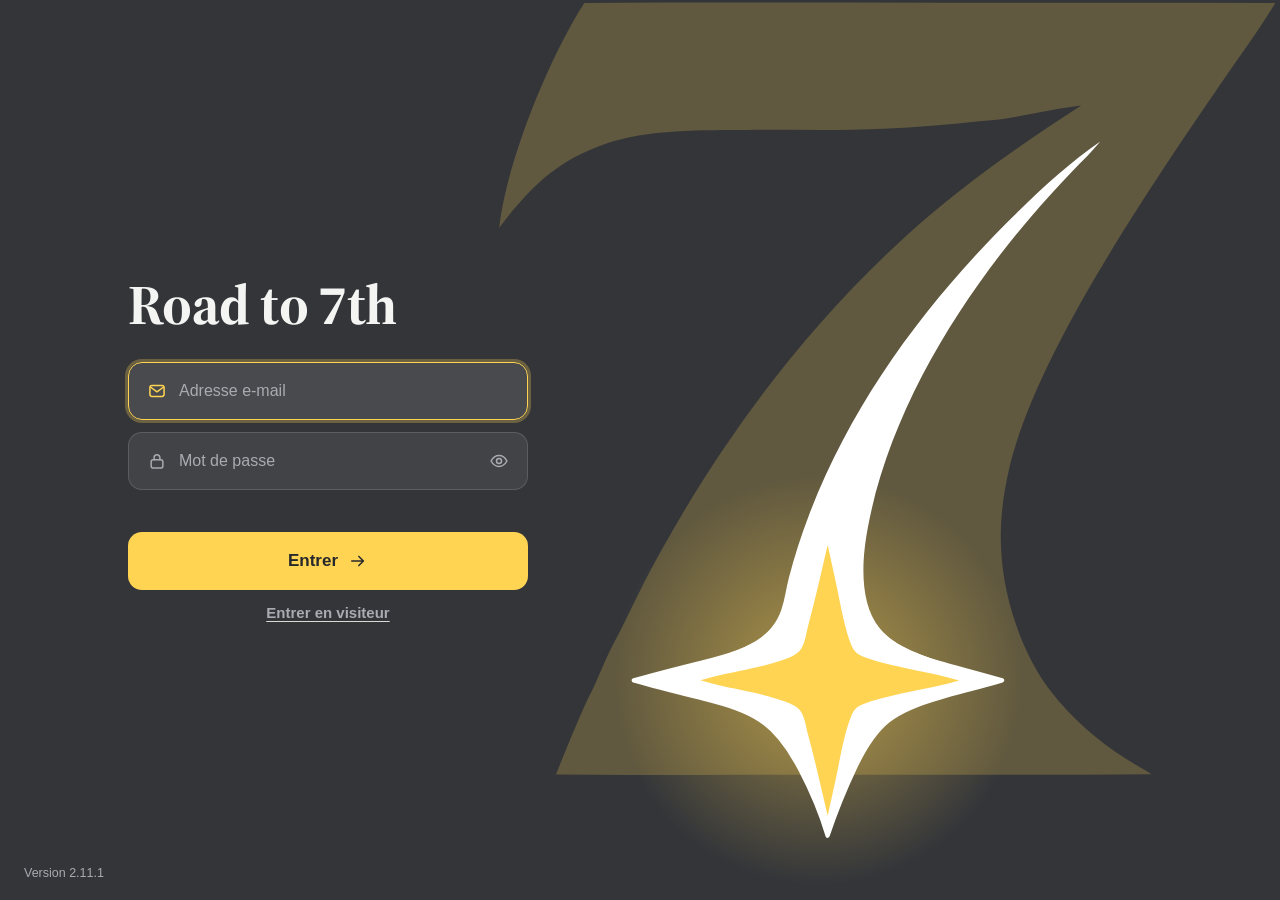
<file: site/index.html>
<!doctype html>
<html lang="fr">
<head>
<meta charset="utf-8">
<meta name="viewport" content="width=device-width, initial-scale=1, viewport-fit=cover">
<title>Road to 7th</title>
<meta name="description" content="Planifier la production et la diffusion autour des messages clés et des temps forts de l'année.">
<meta name="theme-color" content="#F2F2EF" media="(prefers-color-scheme: light)">
<meta name="theme-color" content="#0F1012" media="(prefers-color-scheme: dark)">
<link rel="icon" href="favicon.ico" sizes="16x16 32x32 48x48">
<link rel="icon" href="icons/favicon-32.png" type="image/png" sizes="32x32">
<link rel="manifest" href="manifest.webmanifest">
<link rel="apple-touch-icon" href="icons/apple-touch-icon.png">
<meta name="apple-mobile-web-app-capable" content="yes">
<meta name="apple-mobile-web-app-title" content="Road to 7th">
<meta name="mobile-web-app-capable" content="yes">
<link rel="preload" href="fonts/krc-serif.woff2" as="font" type="font/woff2" crossorigin>
<link rel="stylesheet" href="css/v2.css">
</head>
<body>
<!-- ouverture de l'appli : l'icône apparaît, son carré jaune emplit l'écran, puis le 7 s'ouvre comme une fenêtre sur l'appli (css : .ouv) -->
<div class="ouv" id="ouverture" aria-hidden="true"><svg xmlns="http://www.w3.org/2000/svg" focusable="false">
<defs><mask id="ouv-m" maskUnits="userSpaceOnUse" x="0" y="0" width="100%" height="100%"><rect width="100%" height="100%" fill="#fff"/><g class="ouv-sept"><path d="M120.46 81.13C103.67 107.18 84.17 155.3 80.77 186C94.81 167.3 107.24 154.95 129.76 146.96C149.93 139.8 175.85 140.4 197.1 140.3C218.14 140.21 239.32 140.79 260.35 139.82C275.17 139.14 289.93 137.89 304.68 136.28C308.32 135.88 311.99 135.7 315.62 135.2C323.55 134.11 331.34 132.33 339.21 130.89C343.49 130.11 347.83 129.66 352.12 128.9C327.99 144.61 304.28 160.76 282.3 179.43C228.03 225.55 184.88 283.05 151.32 345.64C146.85 353.98 142.83 362.57 138.63 371.05C136.34 375.66 133.83 380.17 131.61 384.82C129.34 389.58 127.39 394.53 125.2 399.34C123.96 402.06 122.47 404.65 121.24 407.38C116.26 418.39 111.67 429.6 107.24 440.85C152.96 441.22 198.69 441.02 244.41 441.02C291.25 441.01 338.09 441.19 384.92 440.8C380.88 438.08 376.55 435.9 372.48 433.24C359.59 424.85 347.79 414.68 338.31 402.53C330.98 393.12 325.79 382.65 321.92 371.43C313.23 346.31 312.57 323.31 318.76 297.46C331.66 243.63 384.71 166.61 416.49 119.84C425.23 106.99 434.58 94.46 442.65 81.18C389.92 80.86 337.19 81.02 284.46 81.01C229.79 81 175.13 80.83 120.46 81.13Z" fill="#000"/></g></mask></defs>
<rect class="ouv-jaune" width="100%" height="100%" mask="url(#ouv-m)"/>
<g class="ouv-sept"><path class="ouv-plein" d="M120.46 81.13C103.67 107.18 84.17 155.3 80.77 186C94.81 167.3 107.24 154.95 129.76 146.96C149.93 139.8 175.85 140.4 197.1 140.3C218.14 140.21 239.32 140.79 260.35 139.82C275.17 139.14 289.93 137.89 304.68 136.28C308.32 135.88 311.99 135.7 315.62 135.2C323.55 134.11 331.34 132.33 339.21 130.89C343.49 130.11 347.83 129.66 352.12 128.9C327.99 144.61 304.28 160.76 282.3 179.43C228.03 225.55 184.88 283.05 151.32 345.64C146.85 353.98 142.83 362.57 138.63 371.05C136.34 375.66 133.83 380.17 131.61 384.82C129.34 389.58 127.39 394.53 125.2 399.34C123.96 402.06 122.47 404.65 121.24 407.38C116.26 418.39 111.67 429.6 107.24 440.85C152.96 441.22 198.69 441.02 244.41 441.02C291.25 441.01 338.09 441.19 384.92 440.8C380.88 438.08 376.55 435.9 372.48 433.24C359.59 424.85 347.79 414.68 338.31 402.53C330.98 393.12 325.79 382.65 321.92 371.43C313.23 346.31 312.57 323.31 318.76 297.46C331.66 243.63 384.71 166.61 416.49 119.84C425.23 106.99 434.58 94.46 442.65 81.18C389.92 80.86 337.19 81.02 284.46 81.01C229.79 81 175.13 80.83 120.46 81.13Z"/><g class="ouv-deco"><path d="M172.07 389.73C211.43 390.31 250.86 390.29 290.22 389.72C279.24 385.26 266.02 382.25 258.16 372.66C248.29 360.61 250 339.99 252.67 325.7C262.58 272.68 294.07 221.34 328.77 180.76C335.02 173.44 341.6 166.32 348.25 159.37C352.56 154.88 357.14 150.62 361.03 145.75C347.43 155.09 335.08 166.43 323.26 177.9C281.96 217.99 245.94 265.62 225.28 319.75C221.6 329.39 218.41 339.24 215.82 349.22C214.53 354.19 213.96 359.42 212.25 364.26C211.31 366.92 209.99 369.45 208.29 371.69C200.33 382.22 183.97 385.46 172.07 389.73Z" fill="#fff"/><path d="M143.53 397C154.16 400.04 164.95 402.71 175.67 405.4C199.56 411.39 209.32 416.04 221.16 438.6C226.31 448.41 230.72 458.81 233.89 469.42C237.53 458.55 241.83 447.94 246.74 437.58C256.57 416.87 264.78 411.06 286.51 404.94C296.08 402.24 305.72 399.78 315.26 396.99C305.6 394.19 295.85 391.67 286.16 388.96C262.28 382.28 254.79 374.78 244.79 352.24C242.98 348.16 241.07 344.07 239.44 339.92C238.01 336.28 236.93 332.15 235.02 328.74C234.69 328.15 234.11 327.85 233.73 327.33C229.29 335.97 226.33 345.31 221.89 354C209.88 377.5 200.6 382.37 175.74 388.58C164.99 391.27 154.18 393.95 143.53 397Z" fill="#fff"/><path class="ouv-coeur" d="M174.61 396.99C177.93 397.95 181.25 398.91 184.63 399.66C192.19 401.36 216 405.31 220.66 410.54C223.35 413.56 223.74 418.46 224.76 422.23C228.15 434.8 231.01 447.49 233.93 460.18C235.36 453.58 236.88 446.99 238.25 440.37C239.87 432.48 241.96 420.59 245.02 413.33C245.61 411.94 246.42 410.65 247.58 409.67C251.99 405.95 277.16 401.44 284.16 399.87C287.89 399.03 291.58 397.98 295.27 397C291.51 396.01 287.76 394.93 283.97 394.09C276.92 392.52 251.85 388.1 247.44 384.21C246.36 383.25 245.6 382.03 245.04 380.72C241.99 373.54 239.87 361.5 238.26 353.68C236.9 347.07 235.37 340.48 233.92 333.89C231 346.54 228.15 359.19 224.77 371.72C223.75 375.49 223.36 380.39 220.69 383.42C216.11 388.63 192.4 392.62 184.92 394.27C181.44 395.04 178.03 396.01 174.61 396.99Z"/></g></g>
</svg></div>
<script>
/* une fois par session, et jamais si l'appareil demande moins de mouvement ; l'appli appelle kpOuvrir() quand elle est prête */
(function () {
  var o = document.getElementById("ouverture"), r = document.documentElement;
  window.kpOuvrir = function () {};
  try { if (sessionStorage.getItem("kplan-ouvert") || matchMedia("(prefers-reduced-motion: reduce)").matches) { o.remove(); return; } } catch (e) {}
  r.classList.add("ouverture");
  var t0 = Date.now(), fait = false;
  window.kpOuvrir = function () {
    if (fait) return; fait = true;
    setTimeout(function () {
      r.classList.remove("ouverture"); o.classList.add("ouvre");
      try { sessionStorage.setItem("kplan-ouvert", "1"); } catch (e) {}
      setTimeout(function () { o.remove(); }, 950);
    }, Math.max(0, 1000 - (Date.now() - t0)));
  };
  setTimeout(window.kpOuvrir, 8000);
})();
</script>
<a class="skip" href="#main">Aller au contenu</a>
<div class="shell" id="shell">
  <nav class="side" id="side" aria-label="Menu"></nav>
  <header class="topbar" id="topbar"></header>
  <main class="main" id="main" tabindex="-1"></main>
  <nav class="tabbar" id="tabbar" aria-label="Écrans"></nav>
</div>
<aside class="fiche" id="fiche" aria-label="Fiche" tabindex="-1" hidden></aside>
<div id="layer"></div>
<div class="toasts" id="toasts" role="status" aria-live="polite"></div>
<script src="vendor/supabase-2.117.3.js"></script>
<script src="config.js"></script>
<script src="js/version.js"></script>
<script src="js/couleurs.js"></script>
<script src="js/icons.js"></script>
<script src="js/data.js"></script>
<script src="js/phrase.js"></script>
<script src="js/commandes-regles.js"></script>
<script src="js/commande.js"></script>
<script src="js/piques.js"></script>
<script src="js/ui.js"></script>
<script src="js/publique.js"></script>
<script src="js/remote.js"></script>
<script src="js/suggestions.js"></script>
<script src="js/fiche.js"></script>
<script src="js/outils.js"></script>
<script src="js/ecrire.js"></script>
<script src="js/plan.js"></script>
<script src="js/accueil.js"></script>
<script src="js/resultats.js"></script>
<script src="js/devis.js"></script>
<script src="js/reunion.js"></script>
<script src="js/nouveautes.js"></script>
<script src="js/reglages.js"></script>
<script src="js/app.js"></script>
<script src="js/barre.js"></script>
<script src="js/suivi.js"></script>
</body>
</html>
</file>
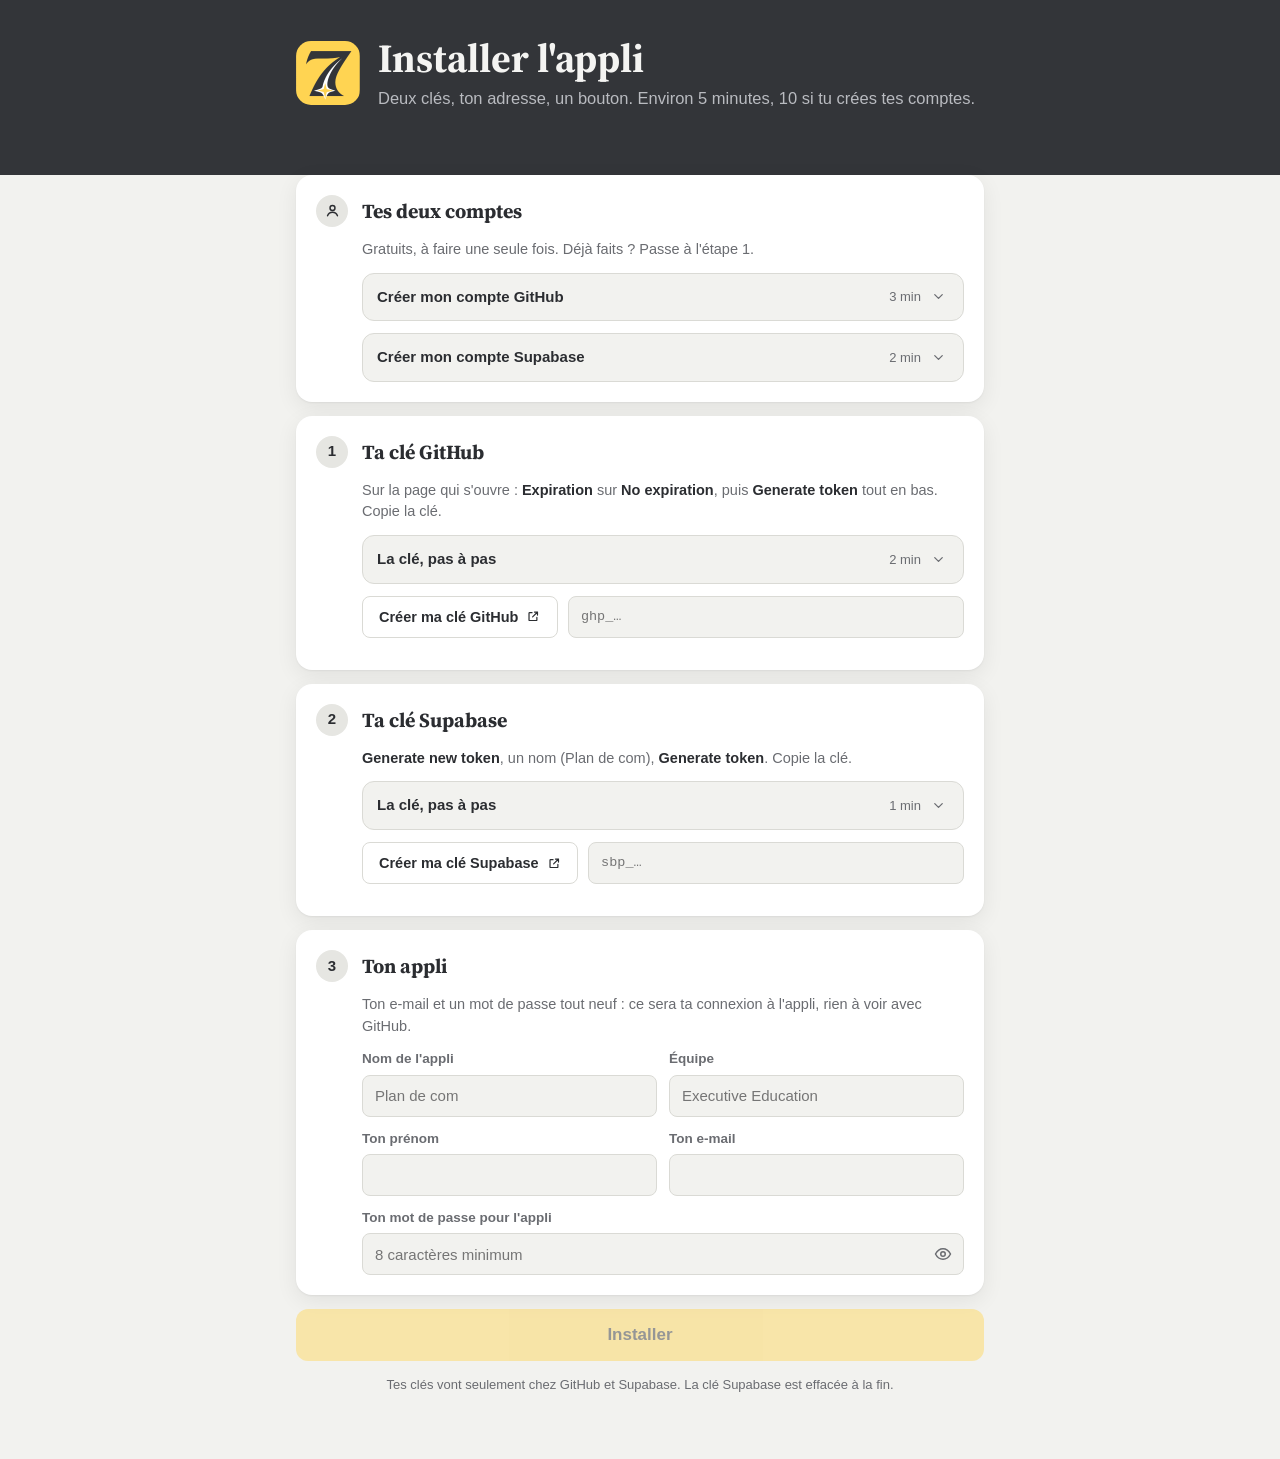
<file: site/installer.html>
<!doctype html>
<html lang="fr">
<head>
<meta charset="utf-8">
<meta name="viewport" content="width=device-width, initial-scale=1, viewport-fit=cover">
<title>Installer l'appli</title>
<meta name="description" content="Installer l'appli Plan de com pour ton équipe : deux clés, ton adresse, un bouton.">
<meta name="robots" content="noindex">
<link rel="icon" href="icons/favicon-32.png">
<style>
/* Installer une copie en un clic. Page autonome (pas de lien depuis l'appli), mêmes couleurs que le tutoriel.
   Tout se passe dans le navigateur : les clés vont seulement chez GitHub (copie, réglages, secret chiffré),
   puis un robot GitHub Actions (.github/workflows/installer.yml) fait la partie Supabase et efface le secret. */
@font-face { font-family: "KRC Serif"; src: url("fonts/krc-serif.woff") format("woff"); font-display: swap; }
:root {
  --yellow: #FFD452; --yellow-ink: #26282B;
  --hero: #333539; --hero-ink: #F4F4F2; --hero-ink2: #B9BBC0;
  --bg: #F2F2EF; --card: #FFFFFF; --text: #2B2D31; --text2: #6A6C71; --sep: #DADAD5; --fill: #E6E6E2;
  --ok: #2E7D32; --ok-bg: #E7F3E8; --red: #C62828; --red-bg: #FCEBEA; --focus: #333539;
  --shadow: 0 1px 2px rgba(20,20,20,.05), 0 6px 22px rgba(20,20,20,.07);
  --serif: "KRC Serif", Georgia, "Times New Roman", serif;
  --sans: -apple-system, BlinkMacSystemFont, "Segoe UI", Roboto, "Helvetica Neue", Arial, sans-serif;
  --mono: ui-monospace, "SF Mono", Menlo, Consolas, "Liberation Mono", monospace;
  --r1: 6px; --r2: 8px; --r3: 12px; --r4: 16px;
  color-scheme: light;
}
@media (prefers-color-scheme: dark) { :root:not([data-theme="light"]) {
  --hero: #17181A; --bg: #0F1012; --card: #1E1F22; --text: #F1F1EE; --text2: #A4A6AB; --sep: #34363B; --fill: #2C2E33;
  --ok: #81C784; --ok-bg: #1C2A1E; --red: #EF9A9A; --red-bg: #3A1F1F; --focus: #FFD452;
  --shadow: 0 1px 2px rgba(0,0,0,.4), 0 6px 22px rgba(0,0,0,.35); color-scheme: dark; } }
:root[data-theme="dark"] {
  --hero: #17181A; --bg: #0F1012; --card: #1E1F22; --text: #F1F1EE; --text2: #A4A6AB; --sep: #34363B; --fill: #2C2E33;
  --ok: #81C784; --ok-bg: #1C2A1E; --red: #EF9A9A; --red-bg: #3A1F1F; --focus: #FFD452;
  --shadow: 0 1px 2px rgba(0,0,0,.4), 0 6px 22px rgba(0,0,0,.35); color-scheme: dark; }
*, *::before, *::after { box-sizing: border-box; }
body { margin: 0; background: var(--bg); color: var(--text); font: 15px/1.5 var(--sans); -webkit-font-smoothing: antialiased; }
h1, h2, p { margin: 0; }
a { color: inherit; }
svg { width: 1em; height: 1em; fill: none; stroke: currentColor; stroke-width: 2; stroke-linecap: round; stroke-linejoin: round; flex: none; }
:focus-visible { outline: 2px solid var(--focus); outline-offset: 2px; }
[hidden] { display: none !important; }
.sr { position: absolute; width: 1px; height: 1px; overflow: hidden; clip-path: inset(50%); white-space: nowrap; }
.wrap { max-width: 720px; margin: 0 auto; padding-left: max(16px, env(safe-area-inset-left, 0px)); padding-right: max(16px, env(safe-area-inset-right, 0px)); }
.muted { color: var(--text2); }

.hero { background: var(--hero); color: var(--hero-ink); }
.hero-in { display: flex; align-items: center; gap: 18px; padding-block: 36px 64px; }
.logo { width: 64px; height: 64px; border-radius: 15px; flex: none; }
h1 { font: 700 clamp(28px, 5vw, 40px)/1.1 var(--serif); }
.lead { color: var(--hero-ink2); font-size: 16.5px; margin-top: 6px; }

main { margin-top: -36px; padding-bottom: 64px; display: grid; gap: 14px; }
.card { background: var(--card); border-radius: var(--r4); box-shadow: var(--shadow); padding: 20px; display: grid; grid-template-columns: 32px minmax(0, 1fr); gap: 4px 14px; }
.num { width: 32px; height: 32px; border-radius: 50%; background: var(--fill); display: grid; place-items: center; font-weight: 700; font-size: 15px; }
.card.ok .num { background: var(--ok); color: var(--card); }
.card h2 { font: 700 20px/32px var(--serif); }
.card .body { display: grid; gap: 12px; min-width: 0; }
.aide { color: var(--text2); font-size: 14.5px; }
.aide b { color: var(--text); font-weight: 650; }
.ligne { display: grid; grid-template-columns: auto minmax(0, 1fr); gap: 10px; align-items: center; }
.btn { display: inline-flex; align-items: center; gap: 8px; height: 42px; padding: 0 16px; border-radius: var(--r2); border: 1px solid var(--sep); background: var(--card); color: var(--text); font: 600 14.5px var(--sans); text-decoration: none; cursor: pointer; white-space: nowrap; }
.btn:hover { background: var(--fill); }
input { height: 42px; width: 100%; border: 1px solid var(--sep); border-radius: var(--r2); background: var(--bg); color: var(--text); padding: 0 12px; font: 15px var(--sans); }
input.cle { font: 13.5px var(--mono); }
input:focus { border-color: var(--focus); outline: none; box-shadow: 0 0 0 1px var(--focus); }
input[aria-invalid="true"] { border-color: var(--red); }
.etat { display: flex; align-items: center; gap: 8px; font-size: 14px; font-weight: 600; min-height: 20px; }
.etat:empty { min-height: 0; }
.etat.ok { color: var(--ok); }
.etat.non { color: var(--red); }
.etat img { width: 22px; height: 22px; border-radius: 50%; }
.champs { display: grid; grid-template-columns: 1fr 1fr; gap: 12px; }
.champ { display: grid; gap: 5px; font-size: 13.5px; font-weight: 600; color: var(--text2); }
.mdp { position: relative; }
.mdp input { padding-right: 46px; }
.oeil { position: absolute; right: 4px; top: 4px; width: 34px; height: 34px; border: 0; background: none; color: var(--text2); border-radius: 6px; cursor: pointer; display: grid; place-items: center; font-size: 18px; }
.go { height: 52px; border: 0; border-radius: var(--r3); background: var(--yellow); color: var(--yellow-ink); font: 700 17px var(--sans); cursor: pointer; display: flex; align-items: center; justify-content: center; gap: 10px; }
.go:disabled { opacity: .45; cursor: default; }
.note { font-size: 13px; color: var(--text2); text-align: center; }

/* les pas-à-pas : fermés par défaut, une action par ligne, les boutons à cliquer écrits comme à l'écran */
.card.avant .num svg { font-size: 17px; }
.pap { border: 1px solid var(--sep); border-radius: var(--r3); background: var(--bg); }
.pap > summary { list-style: none; cursor: pointer; display: grid; grid-template-columns: minmax(0, 1fr) auto 18px; align-items: center; gap: 10px; padding: 12px 14px; font-weight: 650; border-radius: var(--r3); }
.pap > summary::-webkit-details-marker { display: none; }
.pap > summary:hover { background: var(--fill); }
.pap > summary small { color: var(--text2); font-weight: 500; font-size: 13px; }
.pap > summary svg { color: var(--text2); transition: transform .15s; }
.pap[open] > summary svg { transform: rotate(180deg); }
.pap .in { padding: 2px 14px 16px; display: grid; gap: 12px; }
.pap .quoi { color: var(--text2); font-size: 14px; }
.acts { margin: 0; padding: 0; list-style: none; counter-reset: a; display: grid; gap: 10px; font-size: 14.5px; }
.acts li { counter-increment: a; display: grid; grid-template-columns: 22px minmax(0, 1fr); gap: 10px; align-items: baseline; line-height: 1.75; }
.acts li::before { content: counter(a); font: 600 12px/20px var(--sans); color: var(--text2); text-align: center; width: 22px; height: 22px; border-radius: 50%; border: 1px solid var(--sep); background: var(--card); align-self: start; margin-top: 2px; }
.acts li > div { min-width: 0; overflow-wrap: anywhere; }
.acts small { display: block; color: var(--text2); font-size: 13.5px; line-height: 1.5; margin-top: 2px; }
.ui { display: inline-flex; align-items: center; gap: 5px; padding: 0 9px; border-radius: var(--r1); border: 1px solid var(--sep); background: var(--card); font-size: 13.5px; font-weight: 600; line-height: 1.7; max-width: 100%; color: var(--text); white-space: nowrap; }
a.ui { text-decoration: none; border-color: color-mix(in srgb, var(--text) 30%, transparent); }
a.ui:hover { background: var(--yellow); color: var(--yellow-ink); border-color: var(--yellow); }
.ui svg { font-size: 12px; }
code { font: 13px var(--mono); background: var(--fill); padding: 1px 5px; border-radius: 4px; overflow-wrap: anywhere; }
.bien { display: flex; gap: 8px; align-items: baseline; font-size: 14px; color: var(--ok); font-weight: 600; }
.bien svg { align-self: center; }
.astuce { display: flex; gap: 8px; align-items: baseline; font-size: 13.5px; color: var(--text2); }
.astuce svg { align-self: center; }

/* le suivi */
.suivi { background: var(--card); border-radius: var(--r4); box-shadow: var(--shadow); padding: 22px 20px; display: grid; gap: 16px; }
.suivi h2 { font: 700 24px/1.2 var(--serif); }
.pas { list-style: none; margin: 0; padding: 0; display: grid; gap: 2px; }
.pas li { display: grid; grid-template-columns: 26px minmax(0, 1fr) auto; gap: 12px; align-items: center; padding: 9px 0; color: var(--text2); }
.pas li .i { width: 26px; height: 26px; border-radius: 50%; display: grid; place-items: center; border: 2px solid var(--sep); font-size: 14px; }
.pas li.en { color: var(--text); font-weight: 650; }
.pas li.en .i { border-color: var(--yellow); border-top-color: transparent; animation: tour 0.9s linear infinite; }
.pas li.fait { color: var(--text); }
.pas li.fait .i { background: var(--ok); border-color: var(--ok); color: var(--card); }
.pas li.rate { color: var(--red); font-weight: 650; }
.pas li.rate .i { background: var(--red); border-color: var(--red); color: var(--card); }
.pas small { font-size: 13px; color: var(--text2); font-weight: 400; }
@keyframes tour { to { transform: rotate(360deg); } }
@media (prefers-reduced-motion: reduce) { .pas li.en .i { animation: none; border-top-color: var(--yellow); } }
.err { background: var(--red-bg); color: var(--text); border-radius: var(--r3); padding: 14px 16px; display: grid; gap: 12px; }
.err p { font-weight: 600; }
.err .act { display: flex; flex-wrap: wrap; gap: 10px; }
.fin { display: grid; gap: 14px; justify-items: start; }
.fin .go { padding: 0 26px; text-decoration: none; }
.fin p { font-size: 15px; }
.fin .adr { font: 14px var(--mono); color: var(--text2); word-break: break-all; }
.fin .nuit { display: flex; align-items: center; gap: 8px; }

@media (max-width: 600px) {
  .hero-in { padding-block: 28px 56px; }
  .logo { width: 52px; height: 52px; border-radius: 12px; }
  .card { grid-template-columns: minmax(0, 1fr); padding: 18px 16px; }
  .num { display: none; }
  .ligne, .champs { grid-template-columns: minmax(0, 1fr); }
  .btn { justify-content: center; }
  .ui { white-space: normal; }
}
/* ---------- eye candy, comme l'appli (2.8) : le moment « Fait », le suivi sur une route, la bulle de fin ---------- */
:root { --road: #333539; --road-line: #FFD452; }
@media (prefers-color-scheme: dark) { :root:not([data-theme="light"]) { --road: #4A4C52; } }
:root[data-theme="dark"] { --road: #4A4C52; }
.num .ck { display: none; font-size: 18px; stroke-width: 2.8; }
.card.ok .num b { display: none; }
.card.ok .num .ck { display: block; }
.pas { position: relative; }
.pas::before, .pas::after { content: ""; position: absolute; left: 13px; top: 22px; width: 8px; margin-left: -4px; border-radius: 4px; }
.pas::before { bottom: 22px; background: repeating-linear-gradient(180deg, var(--road-line) 0 6px, transparent 6px 13px) center / 2px 100% no-repeat, var(--road); }
.pas::after { height: calc((100% - 44px) * var(--p, 0)); background: var(--ok); transition: height .6s cubic-bezier(.2,.7,.2,1); }
.pas li { position: relative; z-index: 1; }
.pas li .i { background: var(--card); border-color: var(--road); }
.pas li.fait .i { box-shadow: 0 0 0 2px var(--card); }
.pas li .i svg { stroke-width: 2.8; }
.bulle { position: relative; width: fit-content; max-width: 100%; padding-left: 8px; color: var(--yellow-ink); font: 500 17px/1.4 var(--serif); text-wrap: pretty; }
.bulle::before { content: ""; position: absolute; left: 0; bottom: 0; width: 16px; height: 14px; background: var(--yellow); clip-path: polygon(100% 0, 100% 100%, 0 100%); }
.bulle .b { display: block; padding: 11px 18px; border-radius: 18px 18px 18px 4px; background: var(--yellow); box-shadow: 0 2px 10px rgba(0,0,0,.08); }
.fin .bulle { font-size: 17px; }
.pq-pts { display: none; }
.bravo { display: flex; align-items: flex-end; gap: 14px; flex-wrap: wrap; }
.illu { position: relative; width: 112px; height: 74px; flex: none; }
.illu-route { position: absolute; left: 0; right: 0; bottom: 4px; height: 14px; border-radius: 7px; overflow: hidden;
  background: repeating-linear-gradient(90deg, var(--road-line) 0 10px, transparent 10px 19px) center / 100% 2px no-repeat, var(--road); }
.illu img { position: absolute; left: 50%; bottom: 11px; width: 54px; height: 54px; margin-left: -27px; border-radius: 13px; filter: drop-shadow(0 4px 10px rgba(0,0,0,.18)); transform: rotate(-6deg); }
@media (prefers-reduced-motion: no-preference) {
  .card { transition: box-shadow .25s ease; }
  .card.ok.vient .num, .pas li.vient .i { animation: t-bond .45s cubic-bezier(.3,1.7,.5,1), t-onde .8s ease-out; }
  .card.ok.vient .num .ck path, .pas li.vient .i path { stroke-dasharray: 22; stroke-dashoffset: 22; animation: t-trace .35s ease-out .12s forwards; }
  .fin:not([hidden]) .illu-route { animation: t-flux 1.2s ease-out both; }
  .fin:not([hidden]) .illu img { animation: t-pose .6s cubic-bezier(.2,.8,.2,1.3) .3s both; }
  .bulle.ecrit { animation: t-arrive .3s cubic-bezier(.2,.8,.2,1.2) .7s both, t-ouvre .45s cubic-bezier(.2,.7,.2,1) 1.7s backwards; }
  .bulle.ecrit .pq-pts { display: flex; position: absolute; left: 27px; top: 50%; margin-top: -3.5px; gap: 5px; animation: t-fin .2s ease 1.65s forwards; }
  .bulle.ecrit .pq-pts i { width: 7px; height: 7px; border-radius: 50%; background: currentColor; opacity: .5; animation: t-saute .9s ease-in-out .7s infinite; }
  .bulle.ecrit .pq-pts i:nth-child(2) { animation-delay: .85s; }
  .bulle.ecrit .pq-pts i:nth-child(3) { animation-delay: 1s; }
  .bulle.ecrit .b { animation: t-texte .35s ease 1.8s both; }
  .fin:not([hidden]) > :not(.bravo) { animation: t-arrive .4s ease 2.1s both; }
}
@keyframes t-bond { 50% { transform: scale(1.14); } }
@keyframes t-onde { from { box-shadow: 0 0 0 0 color-mix(in srgb, var(--ok) 50%, transparent); } to { box-shadow: 0 0 0 14px transparent; } }
@keyframes t-trace { to { stroke-dashoffset: 0; } }
@keyframes t-flux { from { background-position: -112px 50%, 0 0; } }
@keyframes t-pose { from { opacity: 0; transform: translateY(-24px) rotate(-18deg); } }
@keyframes t-arrive { from { opacity: 0; transform: translateY(6px) scale(.94); } }
@keyframes t-ouvre { from { clip-path: inset(0 calc(100% - 86px) 0 0 round 0 18px 18px 0); } to { clip-path: inset(0 0 0 0 round 0 18px 18px 0); } }
@keyframes t-saute { 0%, 60%, 100% { transform: none; opacity: .45; } 30% { transform: translateY(-4px); opacity: .9; } }
@keyframes t-fin { to { opacity: 0; visibility: hidden; } }
@keyframes t-texte { from { color: transparent; } }
</style>
</head>
<body>
<header class="hero"><div class="wrap hero-in">
  <img class="logo" src="assets/road-to-7th.png" alt="">
  <div><h1>Installer l'appli</h1><p class="lead">Deux clés, ton adresse, un bouton. Environ 5 minutes, 10 si tu crées tes comptes.</p></div>
</div></header>

<main class="wrap">
  <form id="f" novalidate>
    <div style="display:grid;gap:14px">
      <section class="card avant" id="c-comptes">
        <span class="num" aria-hidden="true"><svg viewBox="0 0 24 24"><circle cx="12" cy="8.5" r="3.5"/><path d="M5 19.5c1.200-3.400 3.900-5 7-5s5.800 1.600 7 5"/></svg></span>
        <div class="body">
          <h2>Tes deux comptes</h2>
          <p class="aide">Gratuits, à faire une seule fois. Déjà faits ? Passe à l'étape 1.</p>

          <details class="pap" id="pap-compte-gh">
            <summary>Créer mon compte GitHub <small>3 min</small><svg viewBox="0 0 24 24" aria-hidden="true"><path d="M6 9l6 6 6-6"/></svg></summary>
            <div class="in">
              <p class="quoi">GitHub garde le code de ton appli et la met en ligne.</p>
              <ol class="acts">
                <li><div>Ouvre <a class="ui" id="lien-signup-gh" href="https://github.com/signup" target="_blank" rel="noopener">github.com/signup <svg viewBox="0 0 24 24" aria-hidden="true"><path d="M14 5h5v5M19 5l-8 8M18 14v4a1 1 0 0 1-1 1H6a1 1 0 0 1-1-1V7a1 1 0 0 1 1-1h4"/></svg></a></div></li>
                <li><div>Ton <b>e-mail</b> (celui du travail convient), puis un <b>mot de passe</b>.<small>15 caractères, ou 8 avec au moins un chiffre et une minuscule.</small></div></li>
                <li><div>Un <b>nom d'utilisateur</b>. Il sera dans l'adresse de ton appli : <code>https://<b>ton-nom</b>.github.io/plan-de-com/</code><small>Simple, en minuscules, avec des tirets si besoin. Exemple : <code>com-executive</code></small></div></li>
                <li><div>Pays : <b>France</b>. Puis le bouton <span class="ui">Continue</span> ou <span class="ui">Create account</span>.</div></li>
                <li><div>GitHub vérifie que tu n'es pas un robot : <span class="ui">Verify</span>, puis suis le petit jeu d'images.</div></li>
                <li><div>Un code à 8 chiffres arrive par e-mail : tape-le.<small>Rien reçu ? Regarde dans les indésirables.</small></div></li>
                <li><div>Connecte-toi. Si GitHub pose des questions (équipe, centres d'intérêt), tout en bas : <span class="ui">Skip personalization</span>.</div></li>
              </ol>
              <p class="bien"><svg viewBox="0 0 24 24" aria-hidden="true"><path d="M5 12.5l4.5 4.5L19 7.5"/></svg>C'est prêt. Note ton nom d'utilisateur et ton mot de passe.</p>
              <p class="astuce"><svg viewBox="0 0 24 24" aria-hidden="true"><circle cx="12" cy="12" r="9"/><path d="M12 11v6M12 7.6v.1"/></svg><span>Plus tard, GitHub peut te demander un code sur ton téléphone à la connexion. Suis ses écrans : l'appli n'est pas concernée.</span></p>
            </div>
          </details>

          <details class="pap" id="pap-compte-sb">
            <summary>Créer mon compte Supabase <small>2 min</small><svg viewBox="0 0 24 24" aria-hidden="true"><path d="M6 9l6 6 6-6"/></svg></summary>
            <div class="in">
              <p class="quoi">Supabase garde les données de ton appli : actions, comptes, réglages. Ton compte GitHub suffit pour y entrer.</p>
              <ol class="acts">
                <li><div>Ouvre <a class="ui" id="lien-signup-sb" href="https://supabase.com/dashboard/sign-up" target="_blank" rel="noopener">supabase.com/dashboard/sign-up <svg viewBox="0 0 24 24" aria-hidden="true"><path d="M14 5h5v5M19 5l-8 8M18 14v4a1 1 0 0 1-1 1H6a1 1 0 0 1-1-1V7a1 1 0 0 1 1-1h4"/></svg></a></div></li>
                <li><div>Le bouton <span class="ui">Continue with GitHub</span>, puis, sur la page de GitHub, le bouton vert <span class="ui">Authorize supabase</span>.<small>Pas de nouveau mot de passe à inventer.</small></div></li>
                <li><div>Supabase te demande une <b>organisation</b>. <b>Name</b> : ton équipe. <b>Plan</b> : <b>Free</b>, 0 $. Puis <span class="ui">Create organization</span>.</div></li>
                <li><div>Supabase propose ensuite <span class="ui">Create a new project</span> : <b>ne le fais pas</b>, l'installateur s'en charge.</div></li>
              </ol>
              <p class="bien"><svg viewBox="0 0 24 24" aria-hidden="true"><path d="M5 12.5l4.5 4.5L19 7.5"/></svg>C'est prêt. Passe à l'étape 1.</p>
              <p class="astuce"><svg viewBox="0 0 24 24" aria-hidden="true"><circle cx="12" cy="12" r="9"/><path d="M12 11v6M12 7.6v.1"/></svg><span>Un compte gratuit a droit à 2 bases. Si tu en as déjà 2, mets-en une en pause sur supabase.com avant d'installer.</span></p>
            </div>
          </details>
        </div>
      </section>

      <section class="card" id="c-gh">
        <span class="num"><b>1</b><svg class="ck" viewBox="0 0 24 24" aria-hidden="true"><path d="M5 12.5l4.5 4.5L19 7.5"/></svg></span>
        <div class="body">
          <h2>Ta clé GitHub</h2>
          <p class="aide">Sur la page qui s'ouvre : <b>Expiration</b> sur <b>No expiration</b>, puis <b>Generate token</b> tout en bas. Copie la clé.</p>
          <details class="pap" id="pap-cle-gh">
            <summary>La clé, pas à pas <small>2 min</small><svg viewBox="0 0 24 24" aria-hidden="true"><path d="M6 9l6 6 6-6"/></svg></summary>
            <div class="in">
              <ol class="acts">
                <li><div><span class="ui">Créer ma clé GitHub</span> ouvre la bonne page.<small>GitHub redemande parfois ton mot de passe, ou un code reçu par e-mail : donne-le.</small></div></li>
                <li><div><b>Note</b> est déjà rempli. <b>Expiration</b> : choisis <span class="ui">No expiration</span>.<small>Un message jaune te le déconseille : c'est normal, la clé sert aux mises à jour de chaque nuit.</small></div></li>
                <li><div>Les cases <b>repo</b> et <b>workflow</b> sont déjà cochées. Ne touche à rien d'autre.</div></li>
                <li><div>Tout en bas, le bouton vert <span class="ui">Generate token</span>.</div></li>
                <li><div>La clé s'affiche une seule fois. Elle commence par <code>ghp_</code>. Copie-la avec l'icône <svg viewBox="0 0 24 24" aria-hidden="true"><rect x="8" y="8" width="12" height="12" rx="2.5"/><path d="M16 8V6a2 2 0 0 0-2-2H6a2 2 0 0 0-2 2v8a2 2 0 0 0 2 2h2"/></svg> à côté, puis colle-la ici.</div></li>
              </ol>
            </div>
          </details>
          <div class="ligne">
            <a class="btn" id="lien-gh" href="https://github.com/settings/tokens/new?scopes=repo,workflow&amp;description=Plan%20de%20com" target="_blank" rel="noopener">Créer ma clé GitHub <svg viewBox="0 0 24 24" aria-hidden="true"><path d="M14 5h5v5M19 5l-8 8M18 14v4a1 1 0 0 1-1 1H6a1 1 0 0 1-1-1V7a1 1 0 0 1 1-1h4"/></svg></a>
            <input class="cle" id="gh" name="gh" placeholder="ghp_…" autocomplete="off" spellcheck="false" aria-label="Clé GitHub" aria-describedby="gh-etat">
          </div>
          <p class="etat" id="gh-etat" aria-live="polite"></p>
        </div>
      </section>

      <section class="card" id="c-sb">
        <span class="num"><b>2</b><svg class="ck" viewBox="0 0 24 24" aria-hidden="true"><path d="M5 12.5l4.5 4.5L19 7.5"/></svg></span>
        <div class="body">
          <h2>Ta clé Supabase</h2>
          <p class="aide"><b>Generate new token</b>, un nom (Plan de com), <b>Generate token</b>. Copie la clé.</p>
          <details class="pap" id="pap-cle-sb">
            <summary>La clé, pas à pas <small>1 min</small><svg viewBox="0 0 24 24" aria-hidden="true"><path d="M6 9l6 6 6-6"/></svg></summary>
            <div class="in">
              <ol class="acts">
                <li><div><span class="ui">Créer ma clé Supabase</span> ouvre la bonne page.<small>Si Supabase demande de te connecter : <span class="ui">Continue with GitHub</span>.</small></div></li>
                <li><div>Le bouton <span class="ui">Generate new token</span>. Un nom : <b>Plan de com</b>.<small>Si une durée est demandée, 1 jour suffit : cette clé ne sert qu'à l'installation.</small></div></li>
                <li><div>Le bouton <span class="ui">Generate token</span>.</div></li>
                <li><div>La clé s'affiche une seule fois. Elle commence par <code>sbp_</code>. Copie-la, puis colle-la ici.</div></li>
              </ol>
            </div>
          </details>
          <div class="ligne">
            <a class="btn" href="https://supabase.com/dashboard/account/tokens" target="_blank" rel="noopener">Créer ma clé Supabase <svg viewBox="0 0 24 24" aria-hidden="true"><path d="M14 5h5v5M19 5l-8 8M18 14v4a1 1 0 0 1-1 1H6a1 1 0 0 1-1-1V7a1 1 0 0 1 1-1h4"/></svg></a>
            <input class="cle" id="sb" name="sb" placeholder="sbp_…" autocomplete="off" spellcheck="false" aria-label="Clé Supabase" aria-describedby="sb-etat">
          </div>
          <p class="etat" id="sb-etat" aria-live="polite"></p>
        </div>
      </section>

      <section class="card" id="c-app">
        <span class="num"><b>3</b><svg class="ck" viewBox="0 0 24 24" aria-hidden="true"><path d="M5 12.5l4.5 4.5L19 7.5"/></svg></span>
        <div class="body">
          <h2>Ton appli</h2>
          <p class="aide">Ton e-mail et un mot de passe tout neuf : ce sera ta connexion à l'appli, rien à voir avec GitHub.</p>
          <div class="champs">
            <label class="champ">Nom de l'appli<input id="app" placeholder="Plan de com" maxlength="40" autocomplete="off"></label>
            <label class="champ">Équipe<input id="nom" placeholder="Executive Education" maxlength="60" autocomplete="organization"></label>
            <label class="champ">Ton prénom<input id="prenom" maxlength="60" autocomplete="given-name"></label>
            <label class="champ">Ton e-mail<input id="email" type="email" autocomplete="email"></label>
            <label class="champ" style="grid-column:1/-1">Ton mot de passe pour l'appli
              <span class="mdp"><input id="mdp" type="password" minlength="8" autocomplete="new-password" placeholder="8 caractères minimum"><button type="button" class="oeil" id="oeil" aria-label="Afficher le mot de passe" aria-pressed="false"><svg viewBox="0 0 24 24" aria-hidden="true"><path d="M2 12s3.600-7 10-7 10 7 10 7-3.600 7-10 7S2 12 2 12z"/><circle cx="12" cy="12" r="3"/></svg></button></span>
            </label>
          </div>
        </div>
      </section>

      <button class="go" id="go" type="submit" disabled>Installer</button>
      <p class="note">Tes clés vont seulement chez GitHub et Supabase. La clé Supabase est effacée à la fin.</p>
    </div>
  </form>

  <section class="suivi" id="suivi" hidden aria-live="polite">
    <div><h2 id="s-titre">Installation en cours</h2><p class="muted" id="s-sous">Garde cette page ouverte.</p></div>
    <ol class="pas" id="pas"></ol>
    <div class="err" id="err" hidden>
      <p id="err-t"></p>
      <div class="act"><button type="button" class="btn" id="encore">Réessayer</button><a class="btn" id="detail" href="#" target="_blank" rel="noopener" hidden>Voir le détail sur GitHub</a></div>
    </div>
    <div class="fin" id="fin" hidden>
      <div class="bravo"><div class="illu" aria-hidden="true"><span class="illu-route"></span><img src="assets/road-to-7th.png" alt=""></div>
        <p class="bulle ecrit"><span class="pq-pts" aria-hidden="true"><i></i><i></i><i></i></span><span class="b">Ton équipe peut entrer.</span></p></div>
      <a class="go" id="ouvrir" href="#" target="_blank" rel="noopener">Ouvrir mon appli</a>
      <p class="adr" id="adr"></p>
      <p>Connecte-toi avec <b id="fin-mail"></b> et ton mot de passe. Garde l'adresse dans tes favoris.</p>
      <p class="nuit" id="fin-nuit"><svg viewBox="0 0 24 24" aria-hidden="true"><path d="M19.5 11A7.5 7.5 0 0 0 6.2 6.9L4.5 8.6"/><path d="M4.5 4.5v4.1h4.1"/><path d="M4.5 13a7.5 7.5 0 0 0 13.3 4.1l1.7-1.7"/><path d="M19.5 19.5v-4.1h-4.1"/></svg>Elle se met à jour toute seule, chaque nuit.</p>
      <p class="muted" id="fin-plus">Ta clé Supabase ne sert plus : tu peux la supprimer sur supabase.com.</p>
    </div>
  </section>
</main>

<script src="vendor/tweetnacl-1.0.3.min.js"></script>
<script src="installer/scelle.js"></script>
<script>
(() => {
  const ORIGINE = "bonavilien/kedge-plan-com", WF = "installer.yml";
  const API = (window.KPLAN_INSTALLER && window.KPLAN_INSTALLER.api) || "https://api.github.com";
  const PAUSE = (window.KPLAN_INSTALLER && window.KPLAN_INSTALLER.pause) || 1;
  const $ = (id) => document.getElementById(id);
  const attendre = (ms) => new Promise((r) => setTimeout(r, ms * PAUSE));
  const esc = (s) => String(s).replace(/[&<>"]/g, (c) => ({ "&": "&amp;", "<": "&lt;", ">": "&gt;", '"': "&quot;" })[c]);
  let jeton = "", login = "", depot = "", site = "";

  /* ---------- GitHub ---------- */
  async function gh(method, p, body) {
    const r = await fetch(API + p, { method, headers: { authorization: `Bearer ${jeton}`, accept: "application/vnd.github+json", ...(body ? { "content-type": "application/json" } : {}) }, body: body ? JSON.stringify(body) : undefined });
    const t = await r.text(); let j = null; try { j = t ? JSON.parse(t) : null; } catch (e) { j = t; }
    return { ok: r.ok, status: r.status, j, h: r.headers };
  }
  const exiger = (r, quoi) => { if (!r.ok) throw new Error(`${quoi} : GitHub répond ${r.status}${r.j && r.j.message ? ` (${r.j.message})` : ""}`); return r.j; };

  /* ---------- les clés et le formulaire ---------- */
  let ghOk = false, verif = 0;
  async function verifierGh() {
    const v = $("gh").value.trim(), n = ++verif, e = $("gh-etat");
    ghOk = false; login = ""; $("c-gh").classList.remove("ok"); $("gh").removeAttribute("aria-invalid");
    if (!v) { e.className = "etat"; e.textContent = ""; return pret(); }
    e.className = "etat"; e.textContent = "Je vérifie…";
    jeton = v;
    let r; try { r = await gh("GET", "/user"); } catch (err) { r = { ok: false, status: 0 }; }
    if (n !== verif) return;
    if (!r.ok) { e.className = "etat non"; e.textContent = r.status === 401 ? "Clé refusée par GitHub : recopie-la en entier." : "GitHub ne répond pas, réessaie dans un instant."; $("gh").setAttribute("aria-invalid", "true"); return pret(); }
    const portees = r.h.get("x-oauth-scopes");
    if (portees !== null && !(/\brepo\b/.test(portees) && /\bworkflow\b/.test(portees))) { e.className = "etat non"; e.textContent = "Il manque les cases repo et workflow : recrée la clé avec le bouton."; $("gh").setAttribute("aria-invalid", "true"); return pret(); }
    login = r.j.login; ghOk = true; $("c-gh").classList.add("ok");
    e.className = "etat ok"; e.innerHTML = `${r.j.avatar_url ? `<img src="${esc(r.j.avatar_url)}" alt="">` : ""}Connecté : ${esc(login)}`;
    pret();
  }
  const sbOk = () => /^sbp_[A-Za-z0-9_]{20,}$/.test($("sb").value.trim());
  function etatSb() {
    const v = $("sb").value.trim(), e = $("sb-etat");
    $("c-sb").classList.toggle("ok", sbOk());
    $("sb").toggleAttribute("aria-invalid", !!v && !sbOk());
    e.className = "etat" + (!v ? "" : sbOk() ? " ok" : " non");
    e.textContent = !v ? "" : sbOk() ? "Clé reçue" : "Une clé Supabase commence par sbp_";
    pret();
  }
  const mailOk = () => /^[^\s@]+@[^\s@]+\.[^\s@]+$/.test($("email").value.trim());
  function pret() {
    const appOk = mailOk() && $("mdp").value.length >= 8;
    $("c-app").classList.toggle("ok", appOk);
    $("go").disabled = !(ghOk && sbOk() && appOk);
  }
  let minuteur;
  $("gh").addEventListener("input", () => { clearTimeout(minuteur); minuteur = setTimeout(verifierGh, 350); });
  $("sb").addEventListener("input", etatSb);
  ["app", "nom", "prenom", "email", "mdp"].forEach((id) => $(id).addEventListener("input", pret));
  $("oeil").addEventListener("click", () => { const m = $("mdp"), vu = m.type === "password"; m.type = vu ? "text" : "password"; $("oeil").setAttribute("aria-pressed", vu); $("oeil").setAttribute("aria-label", vu ? "Cacher le mot de passe" : "Afficher le mot de passe"); });

  /* une carte qui devient bonne : son rond se remplit et la coche se trace (le moment « Fait » de l'appli) */
  if ("MutationObserver" in window) new MutationObserver((ms) => ms.forEach((m) => { const c = m.target; const ok = c.classList.contains("ok"), avant = (m.oldValue || "").split(" ").includes("ok");
    if (ok && !avant) { c.classList.remove("vient"); void c.offsetWidth; c.classList.add("vient"); setTimeout(() => c.classList.remove("vient"), 1600); } }))
    .observe(document.querySelector("form") || document.body, { subtree: true, attributes: true, attributeFilter: ["class"], attributeOldValue: true });

  /* ---------- le suivi ---------- */
  const PAS = [
    ["copie", "Copier l'appli dans ton GitHub"],
    ["reglages", "Régler ta copie"],
    ["Créer la base", "Créer la base", "1 à 3 minutes"],
    ["Installer les tables", "Installer les tables"],
    ["Régler la connexion", "Régler la connexion"],
    ["Créer ton compte", "Créer ton compte"],
    ["Installer les notifications et le bouton Mettre à jour", "Notifications et bouton Mettre à jour"],
    ["Brancher le site", "Brancher le site sur la base"],
    ["Mettre en ligne", "Mettre en ligne"],
  ];
  /* les étapes techniques de GitHub comptent dans « Mettre en ligne » */
  const groupe = (nom) => /^(Préparer le site|Run actions\/configure-pages|Run actions\/upload-pages-artifact|Mettre en ligne)/.test(nom) ? "Mettre en ligne" : nom;
  const ICONES = { fait: '<svg viewBox="0 0 24 24" aria-hidden="true"><path d="M5 12.500l4.500 4.500L19 7.500"/></svg>', rate: '<svg viewBox="0 0 24 24" aria-hidden="true"><path d="M7 7l10 10M17 7 7 17"/></svg>' };
  const vusPas = {};
  function dessiner(etats, detail) {
    $("pas").innerHTML = PAS.map(([k, nom, aide]) => { const s = etats[k] || ""; const vient = s === "fait" && vusPas[k] !== "fait"; vusPas[k] = s; return `<li class="${s}${vient ? " vient" : ""}" data-k="${esc(k)}"><span class="i">${ICONES[s] || ""}</span><span>${esc(nom)}${s === "en" && (detail[k] || aide) ? ` <small>· ${esc(detail[k] || aide)}</small>` : ""}</span><span class="sr">${s === "fait" ? "fait" : s === "en" ? "en cours" : s === "rate" ? "échec" : "à venir"}</span></li>`; }).join("");
    const n = PAS.filter(([k]) => etats[k] === "fait").length; $("pas").style.setProperty("--p", n ? Math.min(1, n / (PAS.length - 1)) : 0);
  }
  let etats = {}, detail = {};
  const marquer = (k, s, d) => { etats[k] = s; if (d !== undefined) detail[k] = d; dessiner(etats, detail); };

  async function copier() {
    marquer("copie", "en");
    let r = await gh("GET", `/repos/${login}/${depot}`);
    if (r.ok && !(r.j.fork && r.j.parent && r.j.parent.full_name.toLowerCase() === ORIGINE)) throw new Error(`Tu as déjà un dépôt « ${depot} » sur GitHub. Change le nom de l'appli, puis réessaie.`);
    if (!r.ok) {
      if (r.status !== 404) exiger(r, "Lecture de ton GitHub");
      const f = exiger(await gh("POST", `/repos/${ORIGINE}/forks`, { name: depot, default_branch_only: true }), "Copie de l'appli");
      depot = f.name; // si tu avais déjà une copie sous un autre nom, GitHub la redonne
    }
    // une copie ancienne n'a pas encore le robot : on la met à jour d'abord
    for (let i = 0; ; i++) {
      const w = await gh("GET", `/repos/${login}/${depot}/contents/.github/workflows/${WF}`);
      if (w.ok) break;
      if (i === 3) await gh("POST", `/repos/${login}/${depot}/merge-upstream`, { branch: "main" });
      if (i > 40) throw new Error("GitHub met trop de temps à copier l'appli. Réessaie dans une minute.");
      marquer("copie", "en", "GitHub prépare la copie"); await attendre(3000);
    }
    marquer("copie", "fait");
  }

  async function regler(f) {
    marquer("reglages", "en");
    const R = `/repos/${login}/${depot}`;
    await gh("PUT", `${R}/actions/permissions`, { enabled: true, allowed_actions: "all" });
    for (const w of [WF, "pages.yml"]) { const r = await gh("PUT", `${R}/actions/workflows/${w}/enable`); if (!r.ok && w === WF) exiger(r, "Activation du robot"); }
    let p = await gh("POST", `${R}/pages`, { build_type: "workflow" });
    if (p.status === 409) p = await gh("PUT", `${R}/pages`, { build_type: "workflow" });
    if (!p.ok) exiger(p, "Activation de GitHub Pages");
    for (const [name, value] of [["KPLAN_APP", f.app], ["KPLAN_NOM", f.nom]]) {
      if (!value) continue;
      const r = await gh("PATCH", `${R}/actions/variables/${name}`, { name, value });
      if (r.status === 404) exiger(await gh("POST", `${R}/actions/variables`, { name, value }), "Nom de l'appli");
      else exiger(r, "Nom de l'appli");
    }
    const cle = exiger(await gh("GET", `${R}/actions/secrets/public-key`), "Clé du coffre GitHub");
    const valeur = JSON.stringify({ supabase: f.sb, github: jeton, email: f.email, mdp: f.mdp, prenom: f.prenom });
    exiger(await gh("PUT", `${R}/actions/secrets/KPLAN_INSTALLATION`, { encrypted_value: KPscelle.pourGitHub(valeur, cle.key), key_id: cle.key_id }), "Rangement des clés");
    marquer("reglages", "fait");
  }

  async function lancer() {
    const R = `/repos/${login}/${depot}`, depuis = Date.now() - 60e3;
    exiger(await gh("POST", `${R}/actions/workflows/${WF}/dispatches`, { ref: "main" }), "Lancement du robot");
    marquer(PAS[2][0], "en", "GitHub démarre le robot");
    let run;
    for (let i = 0; !run; i++) {
      if (i > 40) throw new Error("Le robot ne démarre pas. Réessaie dans une minute.");
      await attendre(3000);
      const r = await gh("GET", `${R}/actions/workflows/${WF}/runs?event=workflow_dispatch&per_page=5`);
      run = r.ok && (r.j.workflow_runs || []).find((x) => Date.parse(x.created_at) >= depuis && !vus.has(x.id));
    }
    vus.add(run.id); $("detail").href = run.html_url; $("detail").hidden = false;
    for (;;) {
      await attendre(4000);
      const jr = await gh("GET", `${R}/actions/runs/${run.id}/jobs`), job = jr.ok && jr.j.jobs && jr.j.jobs[0];
      if (job) suivre(job);
      const rr = await gh("GET", `${R}/actions/runs/${run.id}`);
      if (rr.ok && rr.j.status === "completed") {
        if (rr.j.conclusion === "success") return;
        const msg = job ? await raison(job) : "";
        throw new Error(msg || "Le robot s'est arrêté. Le détail est sur GitHub.");
      }
    }
  }
  const vus = new Set();
  function suivre(job) {
    const par = {};
    for (const s of job.steps || []) { const k = groupe(s.name); if (!PAS.some((p) => p[0] === k)) continue; (par[k] = par[k] || []).push(s); }
    for (const [k] of PAS.slice(2)) {
      const l = par[k]; if (!l) continue;
      const rate = l.some((s) => s.conclusion === "failure"), fini = l.every((s) => s.status === "completed"), en = l.some((s) => s.status === "in_progress");
      if (rate) marquer(k, "rate"); else if (fini) marquer(k, "fait"); else if (en || (etats[k] === "en")) marquer(k, "en", k === "Créer la base" ? "1 à 3 minutes" : "");
    }
  }
  async function raison(job) {
    const r = await gh("GET", `/repos/${login}/${depot}/check-runs/${job.id}/annotations`);
    const a = (r.ok && r.j || []).filter((x) => x.annotation_level === "failure" && !/exit code|Process completed/i.test(x.message));
    return a.length ? a[0].message : "";
  }

  const slug = (s) => (s || "plan de com").normalize("NFD").replace(/[̀-ͯ]/g, "").toLowerCase().replace(/[^a-z0-9]+/g, "-").replace(/^-|-$/g, "").slice(0, 60) || "plan-de-com";
  let form;
  async function installer() {
    $("err").hidden = true; $("fin").hidden = true; $("s-titre").textContent = "Installation en cours"; $("s-sous").textContent = "Garde cette page ouverte.";
    for (const k in etats) if (etats[k] === "rate") delete etats[k];
    try {
      if (etats.copie !== "fait") await copier();
      await regler(form);
      await lancer();
      for (const [k] of PAS) marquer(k, "fait");
      site = `https://${login.toLowerCase()}.github.io/${depot}/`;
      $("s-titre").textContent = "Ton appli est en ligne"; $("s-sous").textContent = "";
      $("ouvrir").href = site; $("adr").textContent = site; $("fin-mail").textContent = form.email; $("fin").hidden = false;
      $("ouvrir").focus();
    } catch (e) {
      const k = PAS.map((p) => p[0]).find((x) => etats[x] === "en");
      if (k) marquer(k, "rate");
      $("s-titre").textContent = "L'installation s'est arrêtée"; $("s-sous").textContent = "Rien n'est perdu : « Réessayer » reprend où elle en était.";
      $("err-t").textContent = e.message; $("err").hidden = false; $("encore").focus();
    }
  }
  $("f").addEventListener("submit", (e) => {
    e.preventDefault(); if ($("go").disabled) return;
    form = { sb: $("sb").value.trim(), app: $("app").value.trim(), nom: $("nom").value.trim(), prenom: $("prenom").value.trim(), email: $("email").value.trim(), mdp: $("mdp").value };
    depot = slug(form.app);
    $("f").hidden = true; $("suivi").hidden = false; dessiner(etats, detail); window.scrollTo(0, 0);
    installer();
  });
  $("encore").addEventListener("click", installer);
})();
</script>
</body>
</html>
</file>
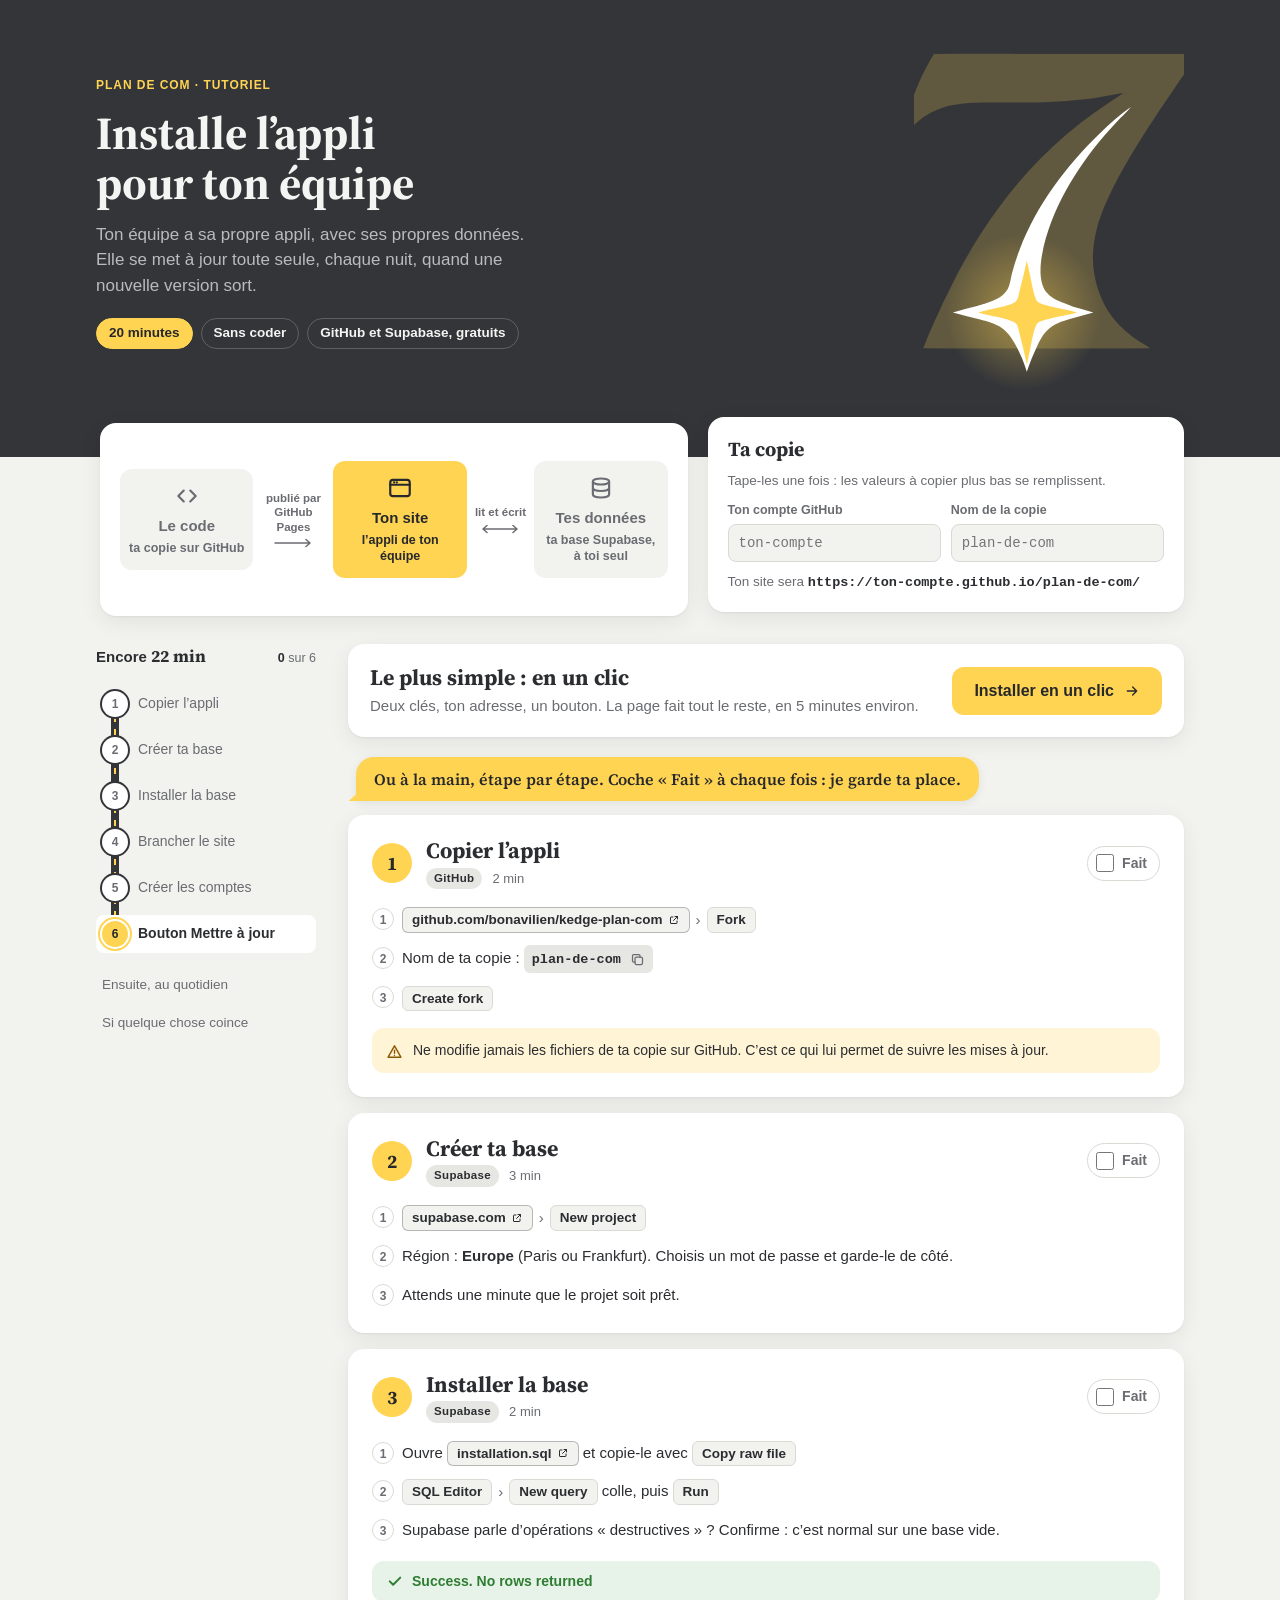
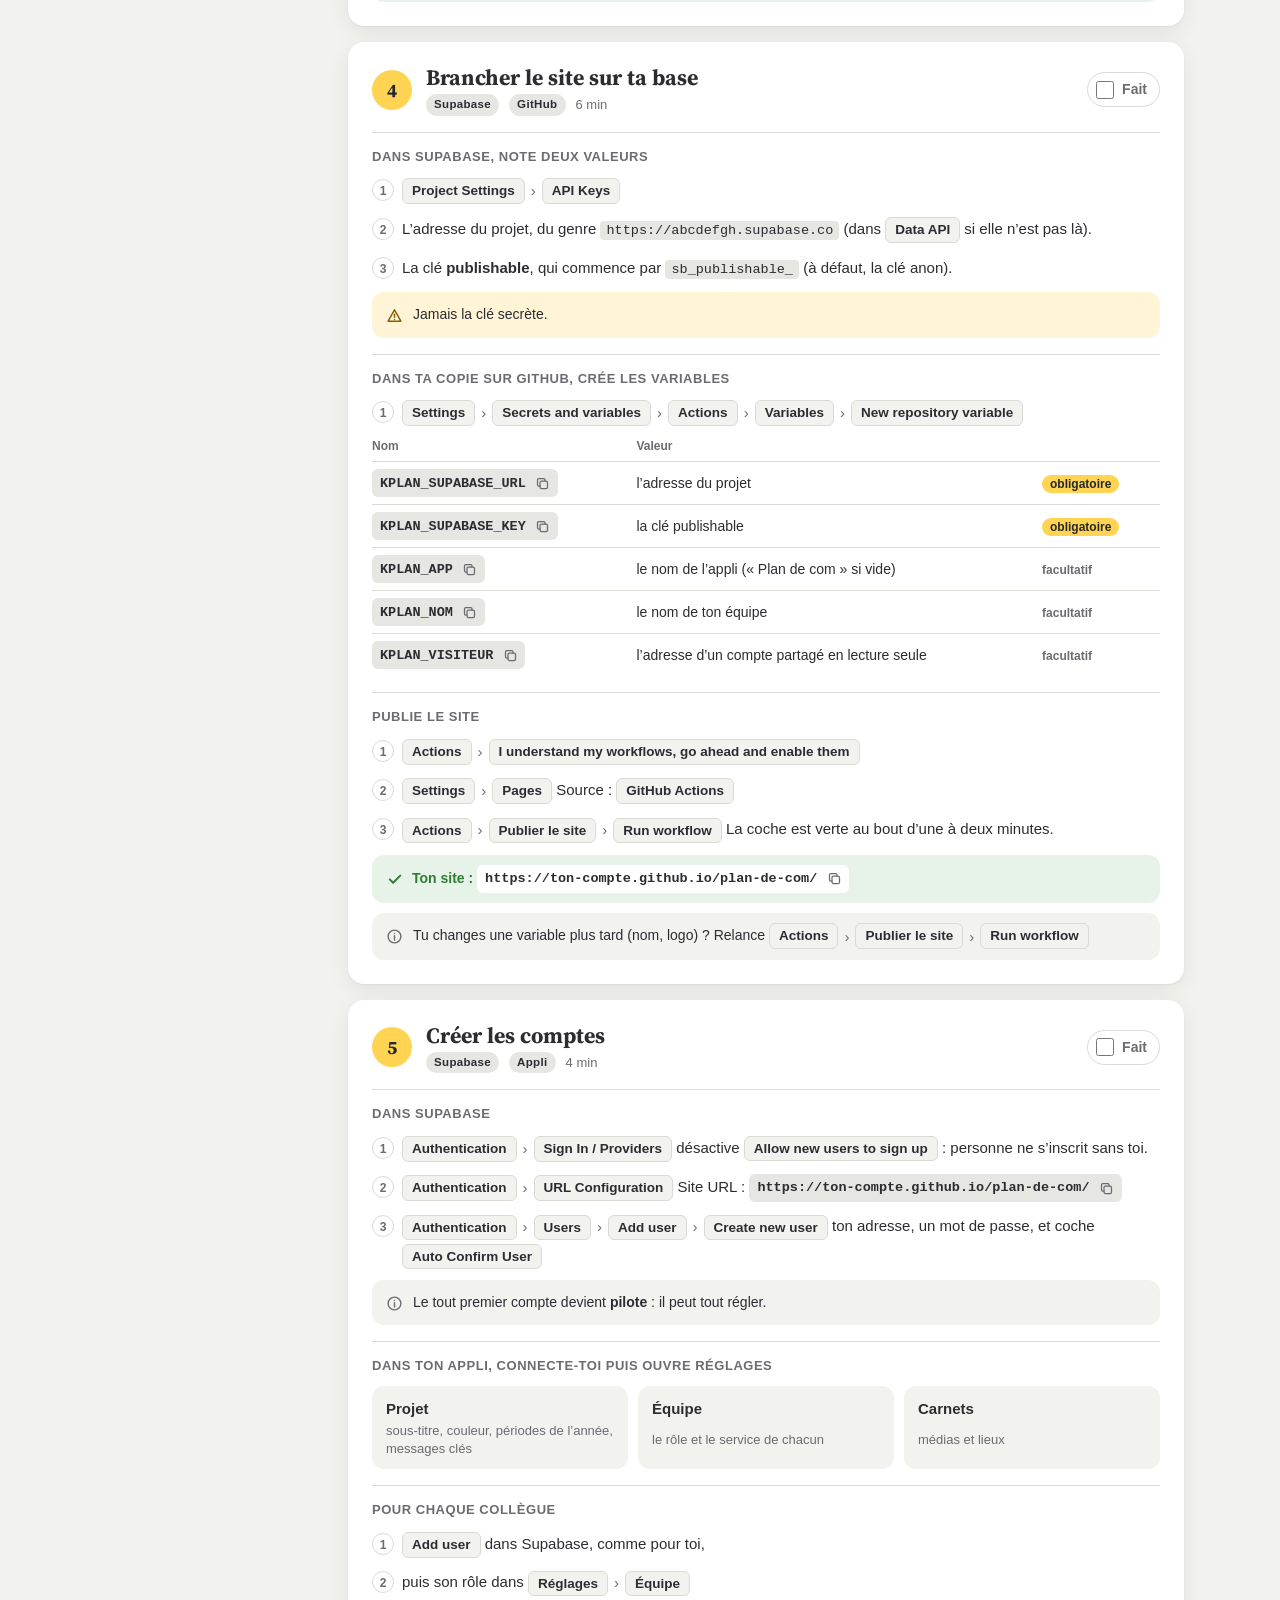
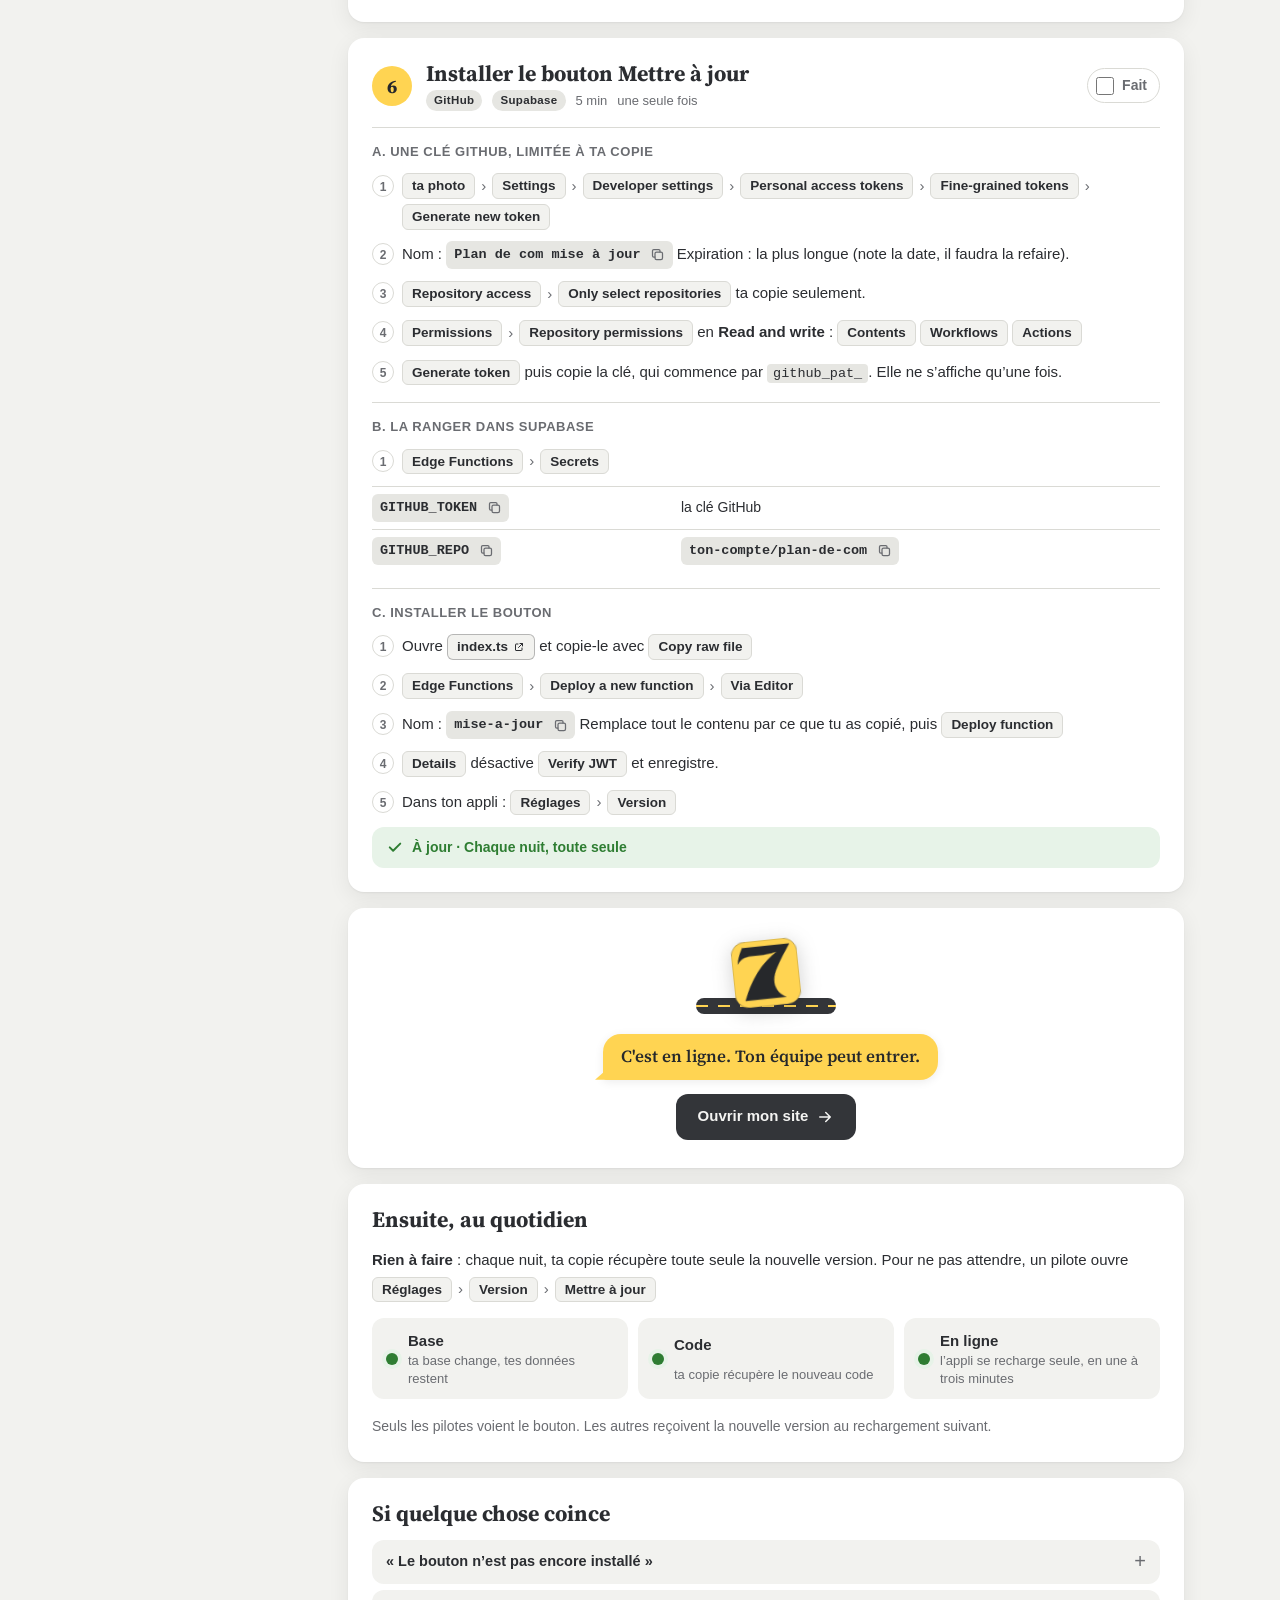
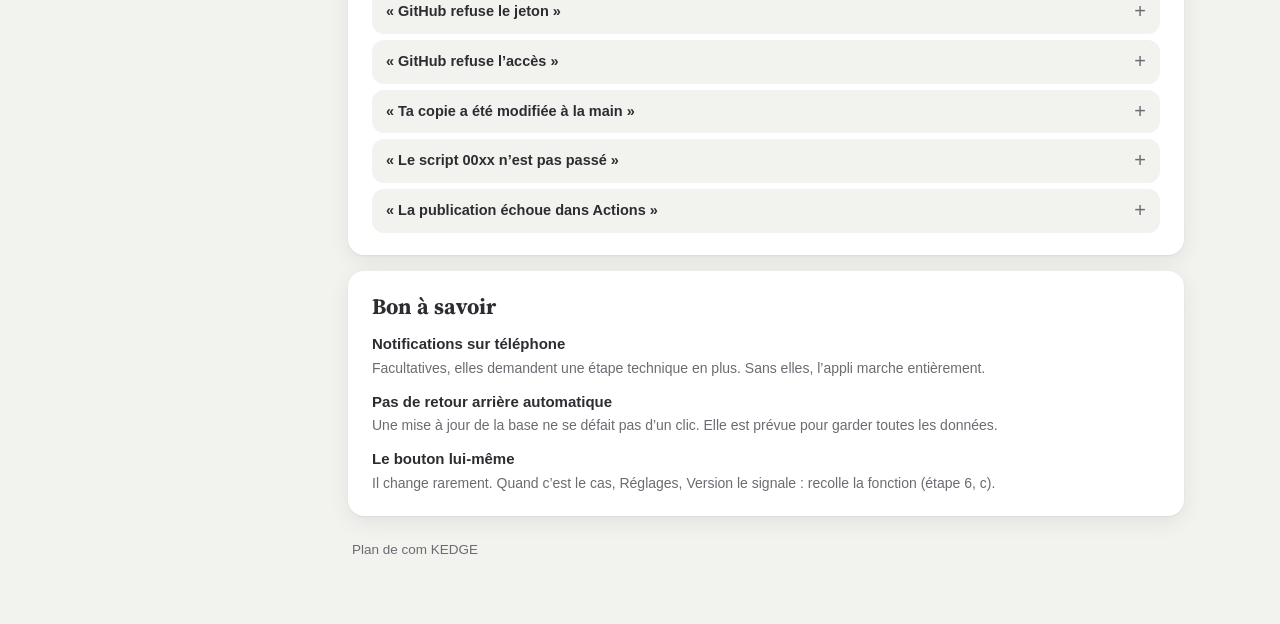
<file: site/tutoriel.html>
<!doctype html>
<html lang="fr">
<head>
<meta charset="utf-8">
<meta name="viewport" content="width=device-width, initial-scale=1, viewport-fit=cover">
<title>Tutoriel Plan de com</title>
<meta name="description" content="Installer l’appli Plan de com pour une autre équipe, en six étapes et sans coder.">
<link rel="icon" href="[data-uri]" type="image/png" sizes="32x32">
<style>
/* Tutoriel d'installation : bandeau anthracite comme l'écran de connexion, puis les étapes en cartes, sommaire collant à gauche sur ordinateur.
   Couleurs, rayons et typographie : ceux de l'appli (css/v2.css). Page autonome : la police et l'icône sont dans le fichier, rien d'autre du projet n'est chargé. */
@font-face { font-family: "KRC Serif"; src: url("[data-uri]") format("woff"); font-weight: 600 700; font-display: swap; }
:root {
  --yellow: #FFD452; --yellow-ink: #26282B;
  --hero: #333539; --hero-ink: #F4F4F2; --hero-ink2: #B9BBC0;
  --bg: #F2F2EF; --card: #FFFFFF; --text: #2B2D31; --text2: #6A6C71; --sep: #DADAD5; --fill: #E6E6E2; --hover: #ECECE8;
  --ok: #2E7D32; --ok-bg: #E7F3E8; --warn: #8A5A00; --warn-bg: #FFF4D6; --focus: #333539;
  --shadow: 0 1px 2px rgba(20,20,20,.05), 0 6px 22px rgba(20,20,20,.07);
  --serif: "KRC Serif", Georgia, "Times New Roman", serif;
  --sans: -apple-system, BlinkMacSystemFont, "Segoe UI", Roboto, "Helvetica Neue", Arial, sans-serif;
  --mono: ui-monospace, "SF Mono", Menlo, Consolas, "Liberation Mono", monospace;
  --r1: 6px; --r2: 8px; --r3: 12px; --r4: 16px;
  color-scheme: light;
}
@media (prefers-color-scheme: dark) { :root:not([data-theme="light"]) {
  --hero: #17181A; --bg: #0F1012; --card: #1E1F22; --text: #F1F1EE; --text2: #A4A6AB; --sep: #34363B; --fill: #2C2E33; --hover: #26282C;
  --ok: #81C784; --ok-bg: #1C2A1E; --warn: #FFD452; --warn-bg: #2E2914; --focus: #FFD452;
  --shadow: 0 1px 2px rgba(0,0,0,.4), 0 6px 22px rgba(0,0,0,.35); color-scheme: dark; } }
:root[data-theme="dark"] {
  --hero: #17181A; --bg: #0F1012; --card: #1E1F22; --text: #F1F1EE; --text2: #A4A6AB; --sep: #34363B; --fill: #2C2E33; --hover: #26282C;
  --ok: #81C784; --ok-bg: #1C2A1E; --warn: #FFD452; --warn-bg: #2E2914; --focus: #FFD452;
  --shadow: 0 1px 2px rgba(0,0,0,.4), 0 6px 22px rgba(0,0,0,.35); color-scheme: dark; }

*, *::before, *::after { box-sizing: border-box; }
html { scroll-behavior: smooth; scroll-padding-top: 16px; }
@media (prefers-reduced-motion: reduce) { html { scroll-behavior: auto; } }
body { margin: 0; background: var(--bg); color: var(--text); font: 15px/1.5 var(--sans); -webkit-font-smoothing: antialiased; }
h1, h2, h3, p { margin: 0; }
a { color: inherit; }
svg { width: 1em; height: 1em; fill: none; stroke: currentColor; stroke-width: 2; stroke-linecap: round; stroke-linejoin: round; flex: none; }
:focus-visible { outline: 2px solid var(--focus); outline-offset: 2px; }
.sr { position: absolute; width: 1px; height: 1px; overflow: hidden; clip-path: inset(50%); white-space: nowrap; }
.skip { position: absolute; left: 16px; top: -60px; z-index: 20; background: var(--yellow); color: var(--yellow-ink); padding: 8px 12px; border-radius: var(--r2); font-weight: 650; text-decoration: none; }
.skip:focus { top: 12px; }
.wrap { max-width: 1120px; margin: 0 auto; padding-left: max(16px, env(safe-area-inset-left, 0px)); padding-right: max(16px, env(safe-area-inset-right, 0px)); }
.muted { color: var(--text2); }
code { font: 13.5px/1.3 var(--mono); }

/* le bandeau */
.hero { background: var(--hero); color: var(--hero-ink); overflow: hidden; }
.hero-in { display: grid; grid-template-columns: minmax(0, 1fr) auto; align-items: center; gap: 24px; padding-block: 40px 0; }
.hero-t { display: grid; gap: 14px; padding-bottom: 72px; min-width: 0; }
.eyebrow { font-size: 12px; font-weight: 650; letter-spacing: .08em; text-transform: uppercase; color: var(--yellow); }
h1 { font: 700 clamp(30px, 4.6vw, 46px)/1.08 var(--serif); text-wrap: balance; max-width: 15ch; }
.lead { color: var(--hero-ink2); font-size: 17px; max-width: 46ch; }
.chips { display: flex; flex-wrap: wrap; gap: 8px; margin: 6px 0 0; padding: 0; list-style: none; }
.chips li { border: 1px solid color-mix(in srgb, var(--hero-ink) 22%, transparent); border-radius: 999px; padding: 4px 12px; font-size: 13.5px; font-weight: 550; }
.chips li:first-child { background: var(--yellow); border-color: var(--yellow); color: var(--yellow-ink); }
.sept { width: clamp(150px, 24vw, 270px); height: auto; align-self: end; margin-bottom: 52px; stroke: none; }

/* où vit quoi, ta copie */
.haut { display: grid; grid-template-columns: minmax(0, 1.25fr) minmax(0, 1fr); gap: 16px; margin-top: -40px; position: relative; }
.carte { background: var(--card); border-radius: var(--r4); box-shadow: var(--shadow); padding: 20px; min-width: 0; }
.ou { display: grid; grid-template-columns: minmax(0, 1fr) auto minmax(0, 1fr) auto minmax(0, 1fr); align-items: center; gap: 8px; }
.bloc { display: grid; justify-items: center; text-align: center; gap: 2px; padding: 14px 8px; border-radius: var(--r3); background: var(--bg); }
.bloc svg { font-size: 26px; margin-bottom: 4px; color: var(--text2); }
.bloc b { font-size: 15px; }
.bloc span { font-size: 12.5px; color: var(--text2); line-height: 1.3; }
.bloc.accent { background: var(--yellow); color: var(--yellow-ink); }
.bloc.accent svg, .bloc.accent span { color: var(--yellow-ink); }
.fl { display: grid; justify-items: center; gap: 4px; font-size: 11.5px; color: var(--text2); text-align: center; max-width: 10ch; line-height: 1.25; }
.arr { width: 40px; height: 10px; stroke-width: 1.5; }
.perso { display: grid; gap: 10px; align-content: start; }
.perso h2 { font: 700 20px/1.2 var(--serif); }
.perso .muted { font-size: 13.5px; }
.champs { display: grid; grid-template-columns: 1fr 1fr; gap: 10px; }
.champs label { display: grid; gap: 4px; font-size: 12.5px; font-weight: 600; color: var(--text2); min-width: 0; }
.champs input { width: 100%; min-width: 0; height: 38px; padding: 0 10px; border: 1px solid var(--sep); border-radius: var(--r2); background: var(--bg); color: var(--text); font: 14px var(--mono); }
.champs input:focus { outline: 2px solid var(--focus); outline-offset: 0; border-color: transparent; }
.adresse { font-size: 13.5px; color: var(--text2); overflow-wrap: anywhere; }
.adresse code { color: var(--text); font-weight: 600; }

/* sommaire et étapes */
.corps { display: grid; grid-template-columns: 220px minmax(0, 1fr); gap: 32px; align-items: start; padding-block: 32px 64px; }
.rail { position: sticky; top: calc(env(safe-area-inset-top, 0px) + 20px); display: grid; gap: 6px; }
.prog { font-size: 13px; color: var(--text2); display: flex; flex-wrap: wrap; align-items: baseline; gap: 8px 5px; margin-bottom: 8px; }
.prog span:first-child { font-weight: 700; color: var(--text); }
.barre { flex-basis: 100%; display: block; height: 4px; border-radius: 2px; background: var(--fill); overflow: hidden; }
.barre i { display: block; height: 100%; width: 0; background: var(--yellow); border-radius: 2px; transition: width .3s; }
.rail ol { list-style: none; margin: 0; padding: 0; display: grid; gap: 2px; }
.rail a { display: flex; align-items: center; gap: 10px; padding: 7px 8px; border-radius: var(--r2); text-decoration: none; font-size: 14px; color: var(--text2); }
.rail a:hover { background: var(--hover); color: var(--text); }
.rail a.ici { color: var(--text); font-weight: 650; background: var(--card); }
.rn { width: 22px; height: 22px; border-radius: 50%; display: grid; place-items: center; font: 700 12px var(--sans); background: var(--fill); color: var(--text2); flex: none; }
.rail a.coche .rn { background: var(--ok); color: var(--card); }
.rail a.ici .rn { background: var(--yellow); color: var(--yellow-ink); }
.rail-x { margin-top: 10px; font-size: 13.5px !important; }
.rail-x + .rail-x { margin-top: 0; }
.etapes { display: grid; gap: 16px; min-width: 0; }

.step { background: var(--card); border-radius: var(--r4); box-shadow: var(--shadow); padding: 22px 24px 24px; display: grid; gap: 16px; min-width: 0; }
.step-h { display: grid; grid-template-columns: auto minmax(0, 1fr) auto; gap: 14px; align-items: center; }
.num { width: 40px; height: 40px; border-radius: 50%; display: grid; place-items: center; background: var(--yellow); color: var(--yellow-ink); font: 700 19px var(--serif); }
.num svg { display: none; font-size: 22px; stroke-width: 2.6; }
.step.ok .num { background: var(--ok); color: var(--card); }
.step.ok .num b { display: none; }
.step.ok .num svg { display: block; }
.step h2 { font: 700 22px/1.2 var(--serif); text-wrap: balance; }
.meta { display: flex; flex-wrap: wrap; align-items: center; gap: 6px 10px; margin-top: 4px; font-size: 13px; color: var(--text2); }
.tag { font-size: 11.5px; font-weight: 650; letter-spacing: .03em; padding: 2px 8px; border-radius: 999px; background: var(--fill); color: var(--text); }
.fait { display: inline-flex; align-items: center; gap: 8px; font-size: 14px; font-weight: 600; color: var(--text2); cursor: pointer; padding: 6px 12px 6px 8px; border-radius: 999px; border: 1px solid var(--sep); user-select: none; }
.fait input { width: 18px; height: 18px; margin: 0; accent-color: var(--ok); cursor: pointer; }
.fait:has(input:checked) { color: var(--ok); border-color: color-mix(in srgb, var(--ok) 45%, transparent); background: var(--ok-bg); }
.sub { display: grid; gap: 10px; padding-top: 14px; border-top: 1px solid var(--sep); min-width: 0; }
.sub h3 { font-size: 13px; font-weight: 700; letter-spacing: .04em; text-transform: uppercase; color: var(--text2); }
.acts { margin: 0; padding: 0; list-style: none; counter-reset: a; display: grid; gap: 10px; }
.acts li { counter-increment: a; display: grid; grid-template-columns: 22px minmax(0, 1fr); gap: 8px; align-items: baseline; line-height: 1.9; }
.acts li::before { content: counter(a); font: 600 12px/22px var(--sans); color: var(--text2); text-align: center; width: 22px; height: 22px; border-radius: 50%; border: 1px solid var(--sep); align-self: start; margin-top: 3px; }
.acts li > div { min-width: 0; overflow-wrap: anywhere; }

/* les repères : un bouton à cliquer ressemble à un bouton */
.path { display: inline-flex; flex-wrap: wrap; align-items: center; gap: 4px 6px; vertical-align: middle; }
.chev { color: var(--text2); font-size: 15px; }
.ui { display: inline-flex; align-items: center; gap: 5px; padding: 1px 9px; border-radius: var(--r1); border: 1px solid var(--sep); background: var(--bg); font-size: 13.5px; font-weight: 600; line-height: 1.6; max-width: 100%; color: var(--text); }
.ui.lien { text-decoration: none; border-color: color-mix(in srgb, var(--text) 30%, transparent); }
.ui.lien:hover { background: var(--yellow); color: var(--yellow-ink); border-color: var(--yellow); }
.ui svg { font-size: 12px; }
.val { display: inline-flex; align-items: center; gap: 2px; max-width: 100%; vertical-align: middle; border-radius: var(--r1); background: var(--fill); padding-left: 8px; }
.val code { padding: 3px 0; overflow-wrap: anywhere; font-weight: 600; }
.cp { width: 30px; height: 28px; display: grid; place-items: center; border: 0; background: transparent; border-radius: var(--r1); color: var(--text2); cursor: pointer; flex: none; }
.cp:hover { color: var(--text); background: var(--hover); }
.cp svg { font-size: 15px; grid-area: 1 / 1; }
.cp svg + svg { display: none; color: var(--ok); stroke-width: 2.6; }
.cp.copie svg:first-child { display: none; }
.cp.copie svg + svg { display: block; }
code.ex { background: var(--fill); padding: 2px 6px; border-radius: 4px; }
.resultat { display: flex; align-items: center; flex-wrap: wrap; gap: 8px; padding: 10px 14px; border-radius: var(--r3); background: var(--ok-bg); color: var(--ok); font-weight: 650; font-size: 14px; }
.resultat > svg { font-size: 18px; stroke-width: 2.6; }
.resultat .val { background: var(--card); color: var(--text); }
/* le raccourci vers l'installateur, avant les étapes */
.raccourci { display: flex; align-items: center; justify-content: space-between; gap: 16px 24px; flex-wrap: wrap; background: var(--card); border-radius: var(--r4); box-shadow: var(--shadow); padding: 20px 22px; }
.raccourci h2 { font: 700 22px/1.2 var(--serif); }
.raccourci p { color: var(--text2); margin-top: 4px; }
.go-court { display: inline-flex; align-items: center; gap: 10px; height: 48px; padding: 0 22px; border-radius: var(--r3); background: var(--yellow); color: var(--yellow-ink); font-weight: 700; font-size: 16px; text-decoration: none; white-space: nowrap; }
.ou { color: var(--text2); font-weight: 600; margin: 6px 4px -4px; }
.note { display: flex; gap: 10px; align-items: flex-start; padding: 10px 14px; border-radius: var(--r3); font-size: 14px; background: var(--bg); color: var(--text); line-height: 1.8; }
.note > svg { font-size: 17px; margin-top: 5px; color: var(--text2); }
.note.attention { background: var(--warn-bg); }
.note.attention > svg { color: var(--warn); }
.note > span { min-width: 0; }
.tab-wrap { overflow-x: auto; }
.vars { border-collapse: collapse; width: 100%; font-size: 14px; }
.vars th { text-align: left; font-size: 12px; font-weight: 650; color: var(--text2); padding: 0 10px 6px 0; }
.vars td { padding: 7px 10px 7px 0; border-top: 1px solid var(--sep); vertical-align: middle; }
.vars td:first-child { white-space: nowrap; }
.pill { font-size: 12px; font-weight: 600; color: var(--text2); white-space: nowrap; }
.pill.must { color: var(--yellow-ink); background: var(--yellow); padding: 2px 8px; border-radius: 999px; }
.onglets { list-style: none; margin: 0; padding: 0; display: grid; grid-template-columns: repeat(3, minmax(0, 1fr)); gap: 10px; }
.onglets li { display: grid; gap: 2px; padding: 12px 14px; border-radius: var(--r3); background: var(--bg); }
.onglets b { font-size: 15px; }
.onglets span { font-size: 13px; color: var(--text2); line-height: 1.35; }

/* après les étapes */
.fin { display: grid; gap: 14px; padding: 22px 24px; border-radius: var(--r4); background: var(--card); box-shadow: var(--shadow); }
.fin h2 { font: 700 22px/1.2 var(--serif); }
.fin > p { line-height: 1.9; }
.pastilles { list-style: none; margin: 0; padding: 0; display: grid; grid-template-columns: repeat(3, minmax(0, 1fr)); gap: 10px; }
.pastilles li { display: grid; grid-template-columns: auto minmax(0, 1fr); column-gap: 10px; align-items: center; padding: 12px 14px; border-radius: var(--r3); background: var(--bg); }
.pastilles .dot { width: 12px; height: 12px; border-radius: 50%; background: var(--ok); grid-row: span 2; box-shadow: 0 0 0 4px var(--ok-bg); }
.pastilles span:not(.dot) { font-size: 13px; color: var(--text2); line-height: 1.35; }
.fin .muted { font-size: 14px; }
.pannes { display: grid; gap: 6px; }
details { border-radius: var(--r3); background: var(--bg); }
summary { cursor: pointer; padding: 11px 14px; font-weight: 600; font-size: 14.5px; list-style: none; display: flex; justify-content: space-between; gap: 12px; }
summary::-webkit-details-marker { display: none; }
summary::after { content: "+"; font: 400 20px/1 var(--sans); color: var(--text2); }
details[open] summary::after { content: "–"; }
details p { padding: 0 14px 12px; font-size: 14px; color: var(--text2); line-height: 1.8; }
details code { background: var(--fill); padding: 1px 5px; border-radius: 4px; color: var(--text); }
.savoir ul { list-style: none; margin: 0; padding: 0; display: grid; gap: 12px; }
.savoir li { display: grid; gap: 2px; }
.savoir li span { font-size: 14px; color: var(--text2); }
.pied { display: flex; flex-wrap: wrap; justify-content: space-between; gap: 8px; padding: 8px 4px 0; font-size: 13.5px; color: var(--text2); }
.pied a { display: inline-flex; align-items: center; gap: 6px; }

@media (max-width: 899px) {
  .corps { grid-template-columns: minmax(0, 1fr); gap: 16px; padding-top: 20px; }
  .rail { position: static; background: var(--card); border-radius: var(--r4); box-shadow: var(--shadow); padding: 14px 16px; }
  .rail ol, .rail .rail-x { display: none; }
  .prog { margin: 0; }
  .haut { grid-template-columns: minmax(0, 1fr); }
}
@media (max-width: 640px) {
  .hero-in { grid-template-columns: minmax(0, 1fr); padding-top: 28px; gap: 0; }
  .sept { order: -1; width: 104px; justify-self: end; margin: 0 -4px -30px 0; }
  .hero-t { padding-bottom: 60px; }
  .ou { grid-template-columns: minmax(0, 1fr); }
  .fl { max-width: none; grid-auto-flow: column; align-items: center; justify-content: center; gap: 8px; }
  .arr { width: 28px; rotate: 90deg; }
  .champs, .onglets, .pastilles { grid-template-columns: minmax(0, 1fr); }
  .step, .fin { padding: 18px 16px 20px; }
  .step-h { grid-template-columns: auto minmax(0, 1fr); }
  .fait { grid-column: 1 / -1; justify-self: start; }
  .step h2, .fin h2 { font-size: 20px; }
  .vars thead { display: none; }
  .vars tr { display: grid; grid-template-columns: minmax(0, 1fr) auto; align-items: center; gap: 4px 8px; padding: 8px 0; border-top: 1px solid var(--sep); }
  .vars td { border: 0; padding: 0; }
  .vars td:nth-child(2) { grid-column: 1 / -1; grid-row: 2; font-size: 13.5px; color: var(--text2); }
  .vars td:first-child { white-space: normal; }
}
/* ---------- eye candy, comme l'appli (2.8) : les étapes sur une route, le moment « Fait », la bulle de l'appli ---------- */
:root { --road: #333539; --road-line: #FFD452; }
@media (prefers-color-scheme: dark) { :root:not([data-theme="light"]) { --road: #4A4C52; } }
:root[data-theme="dark"] { --road: #4A4C52; }
/* le sommaire : une route vue de haut, un point par étape ; vert et coché quand c'est fait, jaune là où tu en es */
.prog { justify-content: space-between; gap: 4px 8px; margin-bottom: 10px; }
.prog-t { font-size: 15px; color: var(--text); }
.prog-t b { font: 700 17px var(--serif); font-variant-numeric: tabular-nums; }
.prog-s { font-size: 12.5px; }
.prog .barre { display: none; }
.rail ol { position: relative; gap: 8px; }
.rail ol::before { content: ""; position: absolute; left: 19px; top: 18px; bottom: 18px; width: 8px; margin-left: -4px; border-radius: 4px;
  background: repeating-linear-gradient(180deg, var(--road-line) 0 6px, transparent 6px 13px) center / 2px 100% no-repeat, var(--road); }
.rail ol::after { content: ""; position: absolute; left: 19px; top: 18px; width: 8px; margin-left: -4px; border-radius: 4px; height: calc((100% - 36px) * var(--p, 0)); background: var(--ok); transition: height .6s cubic-bezier(.2,.7,.2,1); }
.rail a { position: relative; z-index: 1; padding: 6px 8px 6px 6px; }
.rn { position: relative; width: 26px; height: 26px; background: var(--card); color: var(--text2); box-shadow: 0 0 0 2px var(--road); }
.rn .ck { display: none; font-size: 15px; stroke-width: 2.8; }
.rail a.coche .rn { background: var(--ok); color: var(--card); box-shadow: 0 0 0 2px var(--card), 0 0 0 4px var(--ok); }
.rail a.coche .rn b { display: none; }
.rail a.coche .rn .ck { display: block; }
.rail a.ici .rn { background: var(--yellow); color: var(--yellow-ink); box-shadow: 0 0 0 2px var(--card), 0 0 0 4px var(--yellow); }
.rail a.ici.coche .rn { background: var(--ok); color: var(--card); box-shadow: 0 0 0 2px var(--card), 0 0 0 4px var(--ok); }
/* la petite bulle : c'est l'appli qui parle, comme sur l'accueil */
.bulle { position: relative; width: fit-content; max-width: 100%; padding-left: 8px; color: var(--yellow-ink); font: 500 16px/1.4 var(--serif); text-wrap: pretty; }
.bulle::before { content: ""; position: absolute; left: 0; bottom: 0; width: 16px; height: 14px; background: var(--yellow); clip-path: polygon(100% 0, 100% 100%, 0 100%); }
.bulle .b { display: block; padding: 11px 18px; border-radius: 18px 18px 18px 4px; background: var(--yellow); box-shadow: 0 2px 10px rgba(0,0,0,.08); }
.etapes > .bulle { margin: 4px 0 -2px; }
.pq-pts { display: none; }
/* la fin : le 7 au bout de sa route, puis le site */
.bravo { display: grid; justify-items: center; gap: 14px; padding: 26px 20px 28px; background: var(--card); border-radius: var(--r4); box-shadow: var(--shadow); text-align: center; }
.bravo .bulle { text-align: left; font-size: 17px; }
.illu { position: relative; width: 140px; height: 86px; }
.illu-route { position: absolute; left: 0; right: 0; bottom: 6px; height: 16px; border-radius: 8px; overflow: hidden;
  background: repeating-linear-gradient(90deg, var(--road-line) 0 12px, transparent 12px 22px) center / 100% 2px no-repeat, var(--road); }
.illu-7 { position: absolute; left: 50%; bottom: 14px; width: 66px; height: 66px; margin-left: -33px; filter: drop-shadow(0 4px 10px rgba(0,0,0,.18)); transform: rotate(-6deg); }
.go-site { display: inline-flex; align-items: center; gap: 8px; height: 46px; padding: 0 22px; border-radius: var(--r3); background: var(--hero); color: var(--hero-ink); font-weight: 700; text-decoration: none; }
.go-site svg { font-size: 18px; }
@media (max-width: 899px) {
  /* téléphone : la route passe à l'horizontale, sans les noms */
  .rail ol { display: flex; justify-content: space-between; margin-top: 2px; }
  .rail ol::before { left: 13px; right: 13px; top: 50%; bottom: auto; width: auto; height: 8px; margin: -4px 0 0;
    background: repeating-linear-gradient(90deg, var(--road-line) 0 6px, transparent 6px 13px) center / 100% 2px no-repeat, var(--road); }
  .rail ol::after { left: 13px; top: 50%; width: calc((100% - 26px) * var(--p, 0)); height: 8px; margin: -4px 0 0; transition-property: width; }
  .rail a { font-size: 0; padding: 4px 0; gap: 0; background: none !important; }
  .rail a .rn { font-size: 12px; }
}
@media (prefers-reduced-motion: no-preference) {
  .step, .rail a, .fait { transition: background-color .25s ease, box-shadow .25s ease, color .25s ease, border-color .25s ease; }
  /* le moment « Fait » : la case se remplit, la coche se trace, une petite onde */
  .step.ok.vient .num, .rail a.coche.vient .rn { animation: t-bond .45s cubic-bezier(.3,1.7,.5,1), t-onde .8s ease-out; }
  .step.ok.vient .num svg path, .rail a.coche.vient .rn .ck path { stroke-dasharray: 22; stroke-dashoffset: 22; animation: t-trace .35s ease-out .12s forwards; }
  .rail a.ici:not(.coche) .rn::after { content: ""; position: absolute; inset: -6px; border-radius: 50%; border: 2px solid var(--yellow); opacity: 0; animation: t-halo 2.4s ease-out .4s 3; }
  .prog-t b.change { animation: t-bond .45s cubic-bezier(.3,1.7,.5,1); display: inline-block; }
  /* la fin arrive comme un message : la route se trace, le 7 se pose, trois points puis la phrase */
  .bravo:not([hidden]) .illu-route { animation: t-flux 1.2s ease-out both; }
  .bravo:not([hidden]) .illu-7 { animation: t-pose .6s cubic-bezier(.2,.8,.2,1.3) .3s both; }
  .bulle.ecrit { animation: t-arrive .3s cubic-bezier(.2,.8,.2,1.2) .7s both, t-ouvre .45s cubic-bezier(.2,.7,.2,1) 1.7s backwards; }
  .bulle.ecrit .pq-pts { display: flex; position: absolute; left: 27px; top: 50%; margin-top: -3.5px; gap: 5px; animation: t-fin .2s ease 1.65s forwards; }
  .bulle.ecrit .pq-pts i { width: 7px; height: 7px; border-radius: 50%; background: currentColor; opacity: .5; animation: t-saute .9s ease-in-out .7s infinite; }
  .bulle.ecrit .pq-pts i:nth-child(2) { animation-delay: .85s; }
  .bulle.ecrit .pq-pts i:nth-child(3) { animation-delay: 1s; }
  .bulle.ecrit .b { animation: t-texte .35s ease 1.8s both; }
  .bravo:not([hidden]) .go-site { animation: t-arrive .4s ease 2.1s both; }
}
@keyframes t-bond { 50% { transform: scale(1.14); } }
@keyframes t-onde { from { box-shadow: 0 0 0 0 color-mix(in srgb, var(--ok) 50%, transparent); } to { box-shadow: 0 0 0 14px transparent; } }
@keyframes t-trace { to { stroke-dashoffset: 0; } }
@keyframes t-halo { 0% { opacity: .9; transform: scale(1); } 100% { opacity: 0; transform: scale(1.6); } }
@keyframes t-flux { from { background-position: -140px 50%, 0 0; } }
@keyframes t-pose { from { opacity: 0; transform: translateY(-26px) rotate(-18deg); } }
@keyframes t-arrive { from { opacity: 0; transform: translateY(6px) scale(.94); } }
@keyframes t-ouvre { from { clip-path: inset(0 calc(100% - 86px) 0 0 round 0 18px 18px 0); } to { clip-path: inset(0 0 0 0 round 0 18px 18px 0); } }
@keyframes t-saute { 0%, 60%, 100% { transform: none; opacity: .45; } 30% { transform: translateY(-4px); opacity: .9; } }
@keyframes t-fin { to { opacity: 0; visibility: hidden; } }
@keyframes t-texte { from { color: transparent; } }
@media print { .rail, .fait, .cp, .bravo { display: none; } .corps { grid-template-columns: 1fr; } }
</style>
</head>
<body>
<a class="skip" href="#etape-1">Aller à la première étape</a>
<header class="hero">
  <div class="wrap hero-in">
    <div class="hero-t">
      <p class="eyebrow">Plan de com · tutoriel</p>
      <h1>Installe l’appli pour ton équipe</h1>
      <p class="lead">Ton équipe a sa propre appli, avec ses propres données. Elle se met à jour toute seule, chaque nuit, quand une nouvelle version sort.</p>
      <ul class="chips"><li>20 minutes</li><li>Sans coder</li><li>GitHub et Supabase, gratuits</li></ul>
    </div>
    <svg class="sept" viewBox="96 64 330 446" role="img" aria-label="Le symbole de l’appli : un 7, sa route et une étoile">
      <defs><radialGradient id="halo"><stop offset="0" stop-color="#FFD452" stop-opacity=".45"/><stop offset="1" stop-color="#FFD452" stop-opacity="0"/></radialGradient></defs>
      <path d="M120.46 81.13C103.67 107.18 84.17 155.3 80.77 186C94.81 167.3 107.24 154.95 129.76 146.96C149.93 139.8 175.85 140.4 197.1 140.3C218.14 140.21 239.32 140.79 260.35 139.82C275.17 139.14 289.93 137.89 304.68 136.28C308.32 135.88 311.99 135.7 315.62 135.2C323.55 134.11 331.34 132.33 339.21 130.89C343.49 130.11 347.83 129.66 352.12 128.9C327.99 144.61 304.28 160.76 282.3 179.43C228.03 225.55 184.88 283.05 151.32 345.64C146.85 353.98 142.83 362.57 138.63 371.05C136.34 375.66 133.83 380.17 131.61 384.82C129.34 389.58 127.39 394.53 125.2 399.34C123.96 402.06 122.47 404.65 121.24 407.38C116.26 418.39 111.67 429.6 107.24 440.85C152.96 441.22 198.69 441.02 244.41 441.02C291.25 441.01 338.09 441.19 384.92 440.8C380.88 438.08 376.55 435.9 372.48 433.24C359.59 424.85 347.79 414.68 338.31 402.53C330.98 393.12 325.79 382.65 321.92 371.43C313.23 346.31 312.57 323.31 318.76 297.46C331.66 243.63 384.71 166.61 416.49 119.84C425.23 106.99 434.58 94.46 442.65 81.18C389.92 80.86 337.19 81.02 284.46 81.01C229.79 81 175.13 80.83 120.46 81.13Z" fill="#FFD452" fill-opacity=".22"/>
      <circle cx="229.5" cy="396.5" r="96" fill="url(#halo)"/>
      <path d="M172.07 389.73C211.43 390.31 250.86 390.29 290.22 389.72C279.24 385.26 266.02 382.25 258.16 372.66C248.29 360.61 250 339.99 252.67 325.7C262.58 272.68 294.07 221.34 328.77 180.76C335.02 173.44 341.6 166.32 348.25 159.37C352.56 154.88 357.14 150.62 361.03 145.75C347.43 155.09 335.08 166.43 323.26 177.9C281.96 217.99 245.94 265.62 225.28 319.75C221.6 329.39 218.41 339.24 215.82 349.22C214.53 354.19 213.96 359.42 212.25 364.26C211.31 366.92 209.99 369.45 208.29 371.69C200.33 382.22 183.97 385.46 172.07 389.73Z" fill="#FFFFFF"/>
      <path d="M143.53 397C154.16 400.04 164.95 402.71 175.67 405.4C199.56 411.39 209.32 416.04 221.16 438.6C226.31 448.41 230.72 458.81 233.89 469.42C237.53 458.55 241.83 447.94 246.74 437.58C256.57 416.87 264.78 411.06 286.51 404.94C296.08 402.24 305.72 399.78 315.26 396.99C305.6 394.19 295.85 391.67 286.16 388.96C262.28 382.28 254.79 374.78 244.79 352.24C242.98 348.16 241.07 344.07 239.44 339.92C238.01 336.28 236.93 332.15 235.02 328.74C234.69 328.15 234.11 327.85 233.73 327.33C229.29 335.97 226.33 345.31 221.89 354C209.88 377.5 200.6 382.37 175.74 388.58C164.99 391.27 154.18 393.95 143.53 397Z" fill="#FFFFFF"/>
      <path d="M174.61 396.99C177.93 397.95 181.25 398.91 184.63 399.66C192.19 401.36 216 405.31 220.66 410.54C223.35 413.56 223.74 418.46 224.76 422.23C228.15 434.8 231.01 447.49 233.93 460.18C235.36 453.58 236.88 446.99 238.25 440.37C239.87 432.48 241.96 420.59 245.02 413.33C245.61 411.94 246.42 410.65 247.58 409.67C251.99 405.95 277.16 401.44 284.16 399.87C287.89 399.03 291.58 397.98 295.27 397C291.51 396.01 287.76 394.93 283.97 394.09C276.92 392.52 251.85 388.1 247.44 384.21C246.36 383.25 245.6 382.03 245.04 380.72C241.99 373.54 239.87 361.5 238.26 353.68C236.9 347.07 235.37 340.48 233.92 333.89C231 346.54 228.15 359.19 224.77 371.72C223.75 375.49 223.36 380.39 220.69 383.42C216.11 388.63 192.4 392.62 184.92 394.27C181.44 395.04 178.03 396.01 174.61 396.99Z" fill="#FFD452"/>
    </svg>
  </div>
</header>

<div class="wrap haut">
  <section class="carte ou" aria-labelledby="t-ou">
    <h2 id="t-ou" class="sr">Où vit quoi</h2>
    <div class="bloc"><svg viewBox="0 0 24 24" aria-hidden="true"><path d="M9 7l-5 5 5 5M15 7l5 5-5 5"/></svg><b>Le code</b><span>ta copie sur GitHub</span></div>
    <span class="fl"><span>publié par GitHub Pages</span><svg class="arr" viewBox="0 0 40 10" aria-hidden="true"><path d="M2 5h35M33 1.5l4 3.5-4 3.5"/></svg></span>
    <div class="bloc accent"><svg viewBox="0 0 24 24" aria-hidden="true"><rect x="3" y="4.5" width="18" height="15" rx="2.5"/><path d="M3 9h18M6.5 6.8h.1M9 6.8h.1"/></svg><b>Ton site</b><span>l’appli de ton équipe</span></div>
    <span class="fl"><span>lit et écrit</span><svg class="arr" viewBox="0 0 40 10" aria-hidden="true"><path d="M3 5h34M33 1.5l4 3.5-4 3.5M7 1.5L3 5l4 3.5"/></svg></span>
    <div class="bloc"><svg viewBox="0 0 24 24" aria-hidden="true"><ellipse cx="12" cy="6" rx="7.5" ry="2.8"/><path d="M4.5 6v12c0 1.6 3.4 2.8 7.5 2.8s7.5-1.2 7.5-2.8V6M4.5 12c0 1.6 3.4 2.8 7.5 2.8s7.5-1.2 7.5-2.8"/></svg><b>Tes données</b><span>ta base Supabase, à toi seul</span></div>
  </section>
  <section class="carte perso" aria-labelledby="t-perso">
    <h2 id="t-perso">Ta copie</h2>
    <p class="muted">Tape-les une fois : les valeurs à copier plus bas se remplissent.</p>
    <div class="champs">
      <label for="compte">Ton compte GitHub<input id="compte" autocomplete="off" spellcheck="false" placeholder="ton-compte"></label>
      <label for="copie">Nom de la copie<input id="copie" autocomplete="off" spellcheck="false" placeholder="plan-de-com"></label>
    </div>
    <p class="adresse">Ton site sera <code data-k="site">https://ton-compte.github.io/plan-de-com/</code></p>
  </section>
</div>

<div class="wrap corps">
  <nav class="rail" aria-label="Étapes">
    <p class="prog"><span class="prog-t">Encore <b id="prog-min">20 min</b></span><span class="prog-s"><span id="prog-n">0</span> sur 6</span><span class="barre" aria-hidden="true"><i id="prog-b"></i></span></p>
    <ol>
      <li><a href="#etape-1" data-r="1"><span class="rn"><b>1</b><svg class="ck" viewBox="0 0 24 24" aria-hidden="true"><path d="M5 12.5l4.5 4.5L19 7.5"/></svg></span>Copier l’appli</a></li>
      <li><a href="#etape-2" data-r="2"><span class="rn"><b>2</b><svg class="ck" viewBox="0 0 24 24" aria-hidden="true"><path d="M5 12.5l4.5 4.5L19 7.5"/></svg></span>Créer ta base</a></li>
      <li><a href="#etape-3" data-r="3"><span class="rn"><b>3</b><svg class="ck" viewBox="0 0 24 24" aria-hidden="true"><path d="M5 12.5l4.5 4.5L19 7.5"/></svg></span>Installer la base</a></li>
      <li><a href="#etape-4" data-r="4"><span class="rn"><b>4</b><svg class="ck" viewBox="0 0 24 24" aria-hidden="true"><path d="M5 12.5l4.5 4.5L19 7.5"/></svg></span>Brancher le site</a></li>
      <li><a href="#etape-5" data-r="5"><span class="rn"><b>5</b><svg class="ck" viewBox="0 0 24 24" aria-hidden="true"><path d="M5 12.5l4.5 4.5L19 7.5"/></svg></span>Créer les comptes</a></li>
      <li><a href="#etape-6" data-r="6"><span class="rn"><b>6</b><svg class="ck" viewBox="0 0 24 24" aria-hidden="true"><path d="M5 12.5l4.5 4.5L19 7.5"/></svg></span>Bouton Mettre à jour</a></li>
    </ol>
    <a class="rail-x" href="#ensuite">Ensuite, au quotidien</a>
    <a class="rail-x" href="#coince">Si quelque chose coince</a>
  </nav>
  <main class="etapes" id="main">
    <section class="raccourci" aria-labelledby="t0"><div><h2 id="t0">Le plus simple : en un clic</h2><p>Deux clés, ton adresse, un bouton. La page fait tout le reste, en 5 minutes environ.</p></div><a class="go-court" href="https://bonavilien.github.io/kedge-plan-com/installer.html" target="_blank" rel="noopener">Installer en un clic<svg viewBox="0 0 24 24" aria-hidden="true"><path d="M5 12h14M13 6l6 6-6 6"/></svg></a></section>
    <p class="bulle"><span class="b">Ou à la main, étape par étape. Coche « Fait » à chaque fois : je garde ta place.</span></p>
    <section class="step" id="etape-1" data-step="1" aria-labelledby="t1">
  <header class="step-h">
    <span class="num" aria-hidden="true"><b>1</b><svg viewBox="0 0 24 24" aria-hidden="true"><path d="M5 12.5l4.5 4.5L19 7.5"/></svg></span>
    <div class="step-t"><h2 id="t1">Copier l’appli</h2><p class="meta"><span class="tag">GitHub</span><span>2 min</span></p></div>
    <label class="fait"><input type="checkbox" id="fait-1" data-step="1"><span>Fait</span></label>
  </header>
  <ol class="acts"><li><div><span class="path"><a class="ui lien" href="https://github.com/bonavilien/kedge-plan-com" target="_blank" rel="noopener">github.com/bonavilien/kedge-plan-com<svg viewBox="0 0 24 24" aria-hidden="true"><path d="M14 5h5v5M19 5l-8 8M18 14v4a1 1 0 0 1-1 1H6a1 1 0 0 1-1-1V7a1 1 0 0 1 1-1h4"/></svg></a><span class="chev" aria-hidden="true">›</span><span class="ui">Fork</span></span></div></li><li><div>Nom de ta copie : <span class="val"><code data-k="copie">plan-de-com</code><button type="button" class="cp" aria-label="Copier"><svg viewBox="0 0 24 24" aria-hidden="true"><rect x="8" y="8" width="12" height="12" rx="2.5"/><path d="M16 8V6a2 2 0 0 0-2-2H6a2 2 0 0 0-2 2v8a2 2 0 0 0 2 2h2"/></svg><svg viewBox="0 0 24 24" aria-hidden="true"><path d="M5 12.5l4.5 4.5L19 7.5"/></svg></button></span></div></li><li><div><span class="path"><span class="ui">Create fork</span></span></div></li></ol><p class="note attention"><svg viewBox="0 0 24 24" aria-hidden="true"><path d="M12 4l9 16H3z"/><path d="M12 10v4.5M12 17.6v.1"/></svg><span>Ne modifie jamais les fichiers de ta copie sur GitHub. C’est ce qui lui permet de suivre les mises à jour.</span></p>
</section>
    <section class="step" id="etape-2" data-step="2" aria-labelledby="t2">
  <header class="step-h">
    <span class="num" aria-hidden="true"><b>2</b><svg viewBox="0 0 24 24" aria-hidden="true"><path d="M5 12.5l4.5 4.5L19 7.5"/></svg></span>
    <div class="step-t"><h2 id="t2">Créer ta base</h2><p class="meta"><span class="tag">Supabase</span><span>3 min</span></p></div>
    <label class="fait"><input type="checkbox" id="fait-2" data-step="2"><span>Fait</span></label>
  </header>
  <ol class="acts"><li><div><span class="path"><a class="ui lien" href="https://supabase.com/dashboard" target="_blank" rel="noopener">supabase.com<svg viewBox="0 0 24 24" aria-hidden="true"><path d="M14 5h5v5M19 5l-8 8M18 14v4a1 1 0 0 1-1 1H6a1 1 0 0 1-1-1V7a1 1 0 0 1 1-1h4"/></svg></a><span class="chev" aria-hidden="true">›</span><span class="ui">New project</span></span></div></li><li><div>Région : <strong>Europe</strong> (Paris ou Frankfurt). Choisis un mot de passe et garde-le de côté.</div></li><li><div>Attends une minute que le projet soit prêt.</div></li></ol>
</section>
    <section class="step" id="etape-3" data-step="3" aria-labelledby="t3">
  <header class="step-h">
    <span class="num" aria-hidden="true"><b>3</b><svg viewBox="0 0 24 24" aria-hidden="true"><path d="M5 12.5l4.5 4.5L19 7.5"/></svg></span>
    <div class="step-t"><h2 id="t3">Installer la base</h2><p class="meta"><span class="tag">Supabase</span><span>2 min</span></p></div>
    <label class="fait"><input type="checkbox" id="fait-3" data-step="3"><span>Fait</span></label>
  </header>
  <ol class="acts"><li><div>Ouvre <a class="ui lien" href="https://github.com/bonavilien/kedge-plan-com/blob/main/supabase/installation.sql" target="_blank" rel="noopener">installation.sql<svg viewBox="0 0 24 24" aria-hidden="true"><path d="M14 5h5v5M19 5l-8 8M18 14v4a1 1 0 0 1-1 1H6a1 1 0 0 1-1-1V7a1 1 0 0 1 1-1h4"/></svg></a> et copie-le avec <span class="ui">Copy raw file</span></div></li><li><div><span class="path"><span class="ui">SQL Editor</span><span class="chev" aria-hidden="true">›</span><span class="ui">New query</span></span> colle, puis <span class="ui">Run</span></div></li><li><div>Supabase parle d’opérations « destructives » ? Confirme : c’est normal sur une base vide.</div></li></ol><p class="resultat"><svg viewBox="0 0 24 24" aria-hidden="true"><path d="M5 12.5l4.5 4.5L19 7.5"/></svg><span>Success. No rows returned</span></p>
</section>
    <section class="step" id="etape-4" data-step="4" aria-labelledby="t4">
  <header class="step-h">
    <span class="num" aria-hidden="true"><b>4</b><svg viewBox="0 0 24 24" aria-hidden="true"><path d="M5 12.5l4.5 4.5L19 7.5"/></svg></span>
    <div class="step-t"><h2 id="t4">Brancher le site sur ta base</h2><p class="meta"><span class="tag">Supabase</span><span class="tag">GitHub</span><span>6 min</span></p></div>
    <label class="fait"><input type="checkbox" id="fait-4" data-step="4"><span>Fait</span></label>
  </header>
  <div class="sub"><h3>Dans Supabase, note deux valeurs</h3><ol class="acts"><li><div><span class="path"><span class="ui">Project Settings</span><span class="chev" aria-hidden="true">›</span><span class="ui">API Keys</span></span></div></li><li><div>L’adresse du projet, du genre <code class="ex">https://abcdefgh.supabase.co</code> (dans <span class="ui">Data API</span> si elle n’est pas là).</div></li><li><div>La clé <strong>publishable</strong>, qui commence par <code class="ex">sb_publishable_</code> (à défaut, la clé anon).</div></li></ol><p class="note attention"><svg viewBox="0 0 24 24" aria-hidden="true"><path d="M12 4l9 16H3z"/><path d="M12 10v4.5M12 17.6v.1"/></svg><span>Jamais la clé secrète.</span></p></div><div class="sub"><h3>Dans ta copie sur GitHub, crée les variables</h3><ol class="acts"><li><div><span class="path"><span class="ui">Settings</span><span class="chev" aria-hidden="true">›</span><span class="ui">Secrets and variables</span><span class="chev" aria-hidden="true">›</span><span class="ui">Actions</span><span class="chev" aria-hidden="true">›</span><span class="ui">Variables</span><span class="chev" aria-hidden="true">›</span><span class="ui">New repository variable</span></span></div></li></ol><div class="tab-wrap"><table class="vars"><thead><tr><th scope="col">Nom</th><th scope="col">Valeur</th><th scope="col"><span class="sr">Obligatoire ?</span></th></tr></thead><tbody><tr><td><span class="val"><code>KPLAN_SUPABASE_URL</code><button type="button" class="cp" aria-label="Copier"><svg viewBox="0 0 24 24" aria-hidden="true"><rect x="8" y="8" width="12" height="12" rx="2.5"/><path d="M16 8V6a2 2 0 0 0-2-2H6a2 2 0 0 0-2 2v8a2 2 0 0 0 2 2h2"/></svg><svg viewBox="0 0 24 24" aria-hidden="true"><path d="M5 12.5l4.5 4.5L19 7.5"/></svg></button></span></td><td>l’adresse du projet</td><td><span class="pill must">obligatoire</span></td></tr><tr><td><span class="val"><code>KPLAN_SUPABASE_KEY</code><button type="button" class="cp" aria-label="Copier"><svg viewBox="0 0 24 24" aria-hidden="true"><rect x="8" y="8" width="12" height="12" rx="2.5"/><path d="M16 8V6a2 2 0 0 0-2-2H6a2 2 0 0 0-2 2v8a2 2 0 0 0 2 2h2"/></svg><svg viewBox="0 0 24 24" aria-hidden="true"><path d="M5 12.5l4.5 4.5L19 7.5"/></svg></button></span></td><td>la clé publishable</td><td><span class="pill must">obligatoire</span></td></tr><tr><td><span class="val"><code>KPLAN_APP</code><button type="button" class="cp" aria-label="Copier"><svg viewBox="0 0 24 24" aria-hidden="true"><rect x="8" y="8" width="12" height="12" rx="2.5"/><path d="M16 8V6a2 2 0 0 0-2-2H6a2 2 0 0 0-2 2v8a2 2 0 0 0 2 2h2"/></svg><svg viewBox="0 0 24 24" aria-hidden="true"><path d="M5 12.5l4.5 4.5L19 7.5"/></svg></button></span></td><td>le nom de l’appli (« Plan de com » si vide)</td><td><span class="pill">facultatif</span></td></tr><tr><td><span class="val"><code>KPLAN_NOM</code><button type="button" class="cp" aria-label="Copier"><svg viewBox="0 0 24 24" aria-hidden="true"><rect x="8" y="8" width="12" height="12" rx="2.5"/><path d="M16 8V6a2 2 0 0 0-2-2H6a2 2 0 0 0-2 2v8a2 2 0 0 0 2 2h2"/></svg><svg viewBox="0 0 24 24" aria-hidden="true"><path d="M5 12.5l4.5 4.5L19 7.5"/></svg></button></span></td><td>le nom de ton équipe</td><td><span class="pill">facultatif</span></td></tr><tr><td><span class="val"><code>KPLAN_VISITEUR</code><button type="button" class="cp" aria-label="Copier"><svg viewBox="0 0 24 24" aria-hidden="true"><rect x="8" y="8" width="12" height="12" rx="2.5"/><path d="M16 8V6a2 2 0 0 0-2-2H6a2 2 0 0 0-2 2v8a2 2 0 0 0 2 2h2"/></svg><svg viewBox="0 0 24 24" aria-hidden="true"><path d="M5 12.5l4.5 4.5L19 7.5"/></svg></button></span></td><td>l’adresse d’un compte partagé en lecture seule</td><td><span class="pill">facultatif</span></td></tr></tbody></table></div></div><div class="sub"><h3>Publie le site</h3><ol class="acts"><li><div><span class="path"><span class="ui">Actions</span><span class="chev" aria-hidden="true">›</span><span class="ui">I understand my workflows, go ahead and enable them</span></span></div></li><li><div><span class="path"><span class="ui">Settings</span><span class="chev" aria-hidden="true">›</span><span class="ui">Pages</span></span> Source : <span class="ui">GitHub Actions</span></div></li><li><div><span class="path"><span class="ui">Actions</span><span class="chev" aria-hidden="true">›</span><span class="ui">Publier le site</span><span class="chev" aria-hidden="true">›</span><span class="ui">Run workflow</span></span> La coche est verte au bout d’une à deux minutes.</div></li></ol><p class="resultat"><svg viewBox="0 0 24 24" aria-hidden="true"><path d="M5 12.5l4.5 4.5L19 7.5"/></svg><span>Ton site : <span class="val"><code data-k="site">https://ton-compte.github.io/plan-de-com/</code><button type="button" class="cp" aria-label="Copier"><svg viewBox="0 0 24 24" aria-hidden="true"><rect x="8" y="8" width="12" height="12" rx="2.5"/><path d="M16 8V6a2 2 0 0 0-2-2H6a2 2 0 0 0-2 2v8a2 2 0 0 0 2 2h2"/></svg><svg viewBox="0 0 24 24" aria-hidden="true"><path d="M5 12.5l4.5 4.5L19 7.5"/></svg></button></span></span></p><p class="note info"><svg viewBox="0 0 24 24" aria-hidden="true"><circle cx="12" cy="12" r="9"/><path d="M12 11v6M12 7.6v.1"/></svg><span>Tu changes une variable plus tard (nom, logo) ? Relance <span class="path"><span class="ui">Actions</span><span class="chev" aria-hidden="true">›</span><span class="ui">Publier le site</span><span class="chev" aria-hidden="true">›</span><span class="ui">Run workflow</span></span></span></p></div>
</section>
    <section class="step" id="etape-5" data-step="5" aria-labelledby="t5">
  <header class="step-h">
    <span class="num" aria-hidden="true"><b>5</b><svg viewBox="0 0 24 24" aria-hidden="true"><path d="M5 12.5l4.5 4.5L19 7.5"/></svg></span>
    <div class="step-t"><h2 id="t5">Créer les comptes</h2><p class="meta"><span class="tag">Supabase</span><span class="tag">Appli</span><span>4 min</span></p></div>
    <label class="fait"><input type="checkbox" id="fait-5" data-step="5"><span>Fait</span></label>
  </header>
  <div class="sub"><h3>Dans Supabase</h3><ol class="acts"><li><div><span class="path"><span class="ui">Authentication</span><span class="chev" aria-hidden="true">›</span><span class="ui">Sign In / Providers</span></span> désactive <span class="ui">Allow new users to sign up</span> : personne ne s’inscrit sans toi.</div></li><li><div><span class="path"><span class="ui">Authentication</span><span class="chev" aria-hidden="true">›</span><span class="ui">URL Configuration</span></span> Site URL : <span class="val"><code data-k="site">https://ton-compte.github.io/plan-de-com/</code><button type="button" class="cp" aria-label="Copier"><svg viewBox="0 0 24 24" aria-hidden="true"><rect x="8" y="8" width="12" height="12" rx="2.5"/><path d="M16 8V6a2 2 0 0 0-2-2H6a2 2 0 0 0-2 2v8a2 2 0 0 0 2 2h2"/></svg><svg viewBox="0 0 24 24" aria-hidden="true"><path d="M5 12.5l4.5 4.5L19 7.5"/></svg></button></span></div></li><li><div><span class="path"><span class="ui">Authentication</span><span class="chev" aria-hidden="true">›</span><span class="ui">Users</span><span class="chev" aria-hidden="true">›</span><span class="ui">Add user</span><span class="chev" aria-hidden="true">›</span><span class="ui">Create new user</span></span> ton adresse, un mot de passe, et coche <span class="ui">Auto Confirm User</span></div></li></ol><p class="note info"><svg viewBox="0 0 24 24" aria-hidden="true"><circle cx="12" cy="12" r="9"/><path d="M12 11v6M12 7.6v.1"/></svg><span>Le tout premier compte devient <strong>pilote</strong> : il peut tout régler.</span></p></div><div class="sub"><h3>Dans ton appli, connecte-toi puis ouvre Réglages</h3><ul class="onglets"><li><b>Projet</b><span>sous-titre, couleur, périodes de l’année, messages clés</span></li><li><b>Équipe</b><span>le rôle et le service de chacun</span></li><li><b>Carnets</b><span>médias et lieux</span></li></ul></div><div class="sub"><h3>Pour chaque collègue</h3><ol class="acts"><li><div><span class="path"><span class="ui">Add user</span></span> dans Supabase, comme pour toi,</div></li><li><div>puis son rôle dans <span class="path"><span class="ui">Réglages</span><span class="chev" aria-hidden="true">›</span><span class="ui">Équipe</span></span></div></li></ol></div>
</section>
    <section class="step" id="etape-6" data-step="6" aria-labelledby="t6">
  <header class="step-h">
    <span class="num" aria-hidden="true"><b>6</b><svg viewBox="0 0 24 24" aria-hidden="true"><path d="M5 12.5l4.5 4.5L19 7.5"/></svg></span>
    <div class="step-t"><h2 id="t6">Installer le bouton Mettre à jour</h2><p class="meta"><span class="tag">GitHub</span><span class="tag">Supabase</span><span>5 min</span><span>une seule fois</span></p></div>
    <label class="fait"><input type="checkbox" id="fait-6" data-step="6"><span>Fait</span></label>
  </header>
  <div class="sub"><h3>a. Une clé GitHub, limitée à ta copie</h3><ol class="acts"><li><div><span class="path"><span class="ui">ta photo</span><span class="chev" aria-hidden="true">›</span><span class="ui">Settings</span><span class="chev" aria-hidden="true">›</span><span class="ui">Developer settings</span><span class="chev" aria-hidden="true">›</span><span class="ui">Personal access tokens</span><span class="chev" aria-hidden="true">›</span><span class="ui">Fine-grained tokens</span><span class="chev" aria-hidden="true">›</span><span class="ui">Generate new token</span></span></div></li><li><div>Nom : <span class="val"><code>Plan de com mise à jour</code><button type="button" class="cp" aria-label="Copier"><svg viewBox="0 0 24 24" aria-hidden="true"><rect x="8" y="8" width="12" height="12" rx="2.5"/><path d="M16 8V6a2 2 0 0 0-2-2H6a2 2 0 0 0-2 2v8a2 2 0 0 0 2 2h2"/></svg><svg viewBox="0 0 24 24" aria-hidden="true"><path d="M5 12.5l4.5 4.5L19 7.5"/></svg></button></span> Expiration : la plus longue (note la date, il faudra la refaire).</div></li><li><div><span class="path"><span class="ui">Repository access</span><span class="chev" aria-hidden="true">›</span><span class="ui">Only select repositories</span></span> ta copie seulement.</div></li><li><div><span class="path"><span class="ui">Permissions</span><span class="chev" aria-hidden="true">›</span><span class="ui">Repository permissions</span></span> en <strong>Read and write</strong> : <span class="ui">Contents</span> <span class="ui">Workflows</span> <span class="ui">Actions</span></div></li><li><div><span class="path"><span class="ui">Generate token</span></span> puis copie la clé, qui commence par <code class="ex">github_pat_</code>. Elle ne s’affiche qu’une fois.</div></li></ol></div><div class="sub"><h3>b. La ranger dans Supabase</h3><ol class="acts"><li><div><span class="path"><span class="ui">Edge Functions</span><span class="chev" aria-hidden="true">›</span><span class="ui">Secrets</span></span></div></li></ol><div class="tab-wrap"><table class="vars"><tbody><tr><td><span class="val"><code>GITHUB_TOKEN</code><button type="button" class="cp" aria-label="Copier"><svg viewBox="0 0 24 24" aria-hidden="true"><rect x="8" y="8" width="12" height="12" rx="2.5"/><path d="M16 8V6a2 2 0 0 0-2-2H6a2 2 0 0 0-2 2v8a2 2 0 0 0 2 2h2"/></svg><svg viewBox="0 0 24 24" aria-hidden="true"><path d="M5 12.5l4.5 4.5L19 7.5"/></svg></button></span></td><td>la clé GitHub</td></tr><tr><td><span class="val"><code>GITHUB_REPO</code><button type="button" class="cp" aria-label="Copier"><svg viewBox="0 0 24 24" aria-hidden="true"><rect x="8" y="8" width="12" height="12" rx="2.5"/><path d="M16 8V6a2 2 0 0 0-2-2H6a2 2 0 0 0-2 2v8a2 2 0 0 0 2 2h2"/></svg><svg viewBox="0 0 24 24" aria-hidden="true"><path d="M5 12.5l4.5 4.5L19 7.5"/></svg></button></span></td><td><span class="val"><code data-k="repo">ton-compte/plan-de-com</code><button type="button" class="cp" aria-label="Copier"><svg viewBox="0 0 24 24" aria-hidden="true"><rect x="8" y="8" width="12" height="12" rx="2.5"/><path d="M16 8V6a2 2 0 0 0-2-2H6a2 2 0 0 0-2 2v8a2 2 0 0 0 2 2h2"/></svg><svg viewBox="0 0 24 24" aria-hidden="true"><path d="M5 12.5l4.5 4.5L19 7.5"/></svg></button></span></td></tr></tbody></table></div></div><div class="sub"><h3>c. Installer le bouton</h3><ol class="acts"><li><div>Ouvre <a class="ui lien" href="https://github.com/bonavilien/kedge-plan-com/blob/main/supabase/functions/mise-a-jour/index.ts" target="_blank" rel="noopener">index.ts<svg viewBox="0 0 24 24" aria-hidden="true"><path d="M14 5h5v5M19 5l-8 8M18 14v4a1 1 0 0 1-1 1H6a1 1 0 0 1-1-1V7a1 1 0 0 1 1-1h4"/></svg></a> et copie-le avec <span class="ui">Copy raw file</span></div></li><li><div><span class="path"><span class="ui">Edge Functions</span><span class="chev" aria-hidden="true">›</span><span class="ui">Deploy a new function</span><span class="chev" aria-hidden="true">›</span><span class="ui">Via Editor</span></span></div></li><li><div>Nom : <span class="val"><code>mise-a-jour</code><button type="button" class="cp" aria-label="Copier"><svg viewBox="0 0 24 24" aria-hidden="true"><rect x="8" y="8" width="12" height="12" rx="2.5"/><path d="M16 8V6a2 2 0 0 0-2-2H6a2 2 0 0 0-2 2v8a2 2 0 0 0 2 2h2"/></svg><svg viewBox="0 0 24 24" aria-hidden="true"><path d="M5 12.5l4.5 4.5L19 7.5"/></svg></button></span> Remplace tout le contenu par ce que tu as copié, puis <span class="ui">Deploy function</span></div></li><li><div><span class="path"><span class="ui">Details</span></span> désactive <span class="ui">Verify JWT</span> et enregistre.</div></li><li><div>Dans ton appli : <span class="path"><span class="ui">Réglages</span><span class="chev" aria-hidden="true">›</span><span class="ui">Version</span></span></div></li></ol><p class="resultat"><svg viewBox="0 0 24 24" aria-hidden="true"><path d="M5 12.5l4.5 4.5L19 7.5"/></svg><span>À jour · Chaque nuit, toute seule</span></p></div>
</section>
    <section class="bravo" id="bravo" hidden aria-live="polite">
      <div class="illu" aria-hidden="true"><span class="illu-route"></span><svg class="illu-7" viewBox="40 40 450 450"><rect x="40" y="40" width="450" height="450" rx="96" fill="#FFD452"/><path d="M120.46 81.13C103.67 107.18 84.17 155.3 80.77 186C94.81 167.3 107.24 154.95 129.76 146.96C149.93 139.8 175.85 140.4 197.1 140.3C218.14 140.21 239.32 140.79 260.35 139.82C275.17 139.14 289.93 137.89 304.68 136.28C308.32 135.88 311.99 135.7 315.62 135.2C323.55 134.11 331.34 132.33 339.21 130.89C343.49 130.11 347.83 129.66 352.12 128.9C327.99 144.61 304.28 160.76 282.3 179.43C228.03 225.55 184.88 283.05 151.32 345.64C146.85 353.98 142.83 362.57 138.63 371.05C136.34 375.66 133.83 380.17 131.61 384.82C129.34 389.58 127.39 394.53 125.2 399.34C123.96 402.06 122.47 404.65 121.24 407.38C116.26 418.39 111.67 429.6 107.24 440.85C152.96 441.22 198.69 441.02 244.41 441.02C291.25 441.01 338.09 441.19 384.92 440.8C380.88 438.08 376.55 435.9 372.48 433.24C359.59 424.85 347.79 414.68 338.31 402.53C330.98 393.12 325.79 382.65 321.92 371.43C313.23 346.31 312.57 323.31 318.76 297.46C331.66 243.63 384.71 166.61 416.49 119.84C425.23 106.99 434.58 94.46 442.65 81.18C389.92 80.86 337.19 81.02 284.46 81.01C229.79 81 175.13 80.83 120.46 81.13Z" fill="#26282B"/></svg></div>
      <p class="bulle ecrit"><span class="pq-pts" aria-hidden="true"><i></i><i></i><i></i></span><span class="b">C'est en ligne. Ton équipe peut entrer.</span></p>
      <a class="go-site" data-href="site" href="#" target="_blank" rel="noopener">Ouvrir mon site<svg viewBox="0 0 24 24" aria-hidden="true"><path d="M5 12h14M13 6l6 6-6 6"/></svg></a>
    </section>
    <section class="fin" id="ensuite" aria-labelledby="t-ensuite">
      <h2 id="t-ensuite">Ensuite, au quotidien</h2>
      <p><b>Rien à faire</b> : chaque nuit, ta copie récupère toute seule la nouvelle version. Pour ne pas attendre, un pilote ouvre <span class="path"><span class="ui">Réglages</span><span class="chev" aria-hidden="true">›</span><span class="ui">Version</span><span class="chev" aria-hidden="true">›</span><span class="ui">Mettre à jour</span></span></p>
      <ol class="pastilles">
        <li><span class="dot"></span><b>Base</b><span>ta base change, tes données restent</span></li>
        <li><span class="dot"></span><b>Code</b><span>ta copie récupère le nouveau code</span></li>
        <li><span class="dot"></span><b>En ligne</b><span>l’appli se recharge seule, en une à trois minutes</span></li>
      </ol>
      <p class="muted">Seuls les pilotes voient le bouton. Les autres reçoivent la nouvelle version au rechargement suivant.</p>
    </section>
    <section class="fin" id="coince" aria-labelledby="t-coince">
      <h2 id="t-coince">Si quelque chose coince</h2>
      <div class="pannes"><details><summary>« Le bouton n’est pas encore installé »</summary><p>Étape 6, c. Vérifie que la fonction s’appelle bien <code>mise-a-jour</code>.</p></details><details><summary>« GitHub refuse le jeton »</summary><p>La clé GitHub a expiré : refais l’étape 6, a, puis remplace <code>GITHUB_TOKEN</code>.</p></details><details><summary>« GitHub refuse l’accès »</summary><p><code>GITHUB_REPO</code> est mal écrit, ou une permission manque à la clé (Contents, Workflows, Actions).</p></details><details><summary>« Ta copie a été modifiée à la main »</summary><p>Dans ta copie sur GitHub : <span class="path"><span class="ui">Sync fork</span><span class="chev" aria-hidden="true">›</span><span class="ui">Discard commits</span></span> Tes variables ne bougent pas.</p></details><details><summary>« Le script 00xx n’est pas passé »</summary><p>Rien n’a été changé par ce script et le code n’a pas été mis à jour. Envoie le message à l’auteur de l’appli.</p></details><details><summary>« La publication échoue dans Actions »</summary><p>Il manque <code>KPLAN_SUPABASE_URL</code> ou <code>KPLAN_SUPABASE_KEY</code>, ou c’est la clé secrète au lieu de la publishable.</p></details></div>
    </section>
    <section class="fin savoir" aria-labelledby="t-savoir">
      <h2 id="t-savoir">Bon à savoir</h2>
      <ul>
        <li><b>Notifications sur téléphone</b><span>Facultatives, elles demandent une étape technique en plus. Sans elles, l’appli marche entièrement.</span></li>
        <li><b>Pas de retour arrière automatique</b><span>Une mise à jour de la base ne se défait pas d’un clic. Elle est prévue pour garder toutes les données.</span></li>
        <li><b>Le bouton lui-même</b><span>Il change rarement. Quand c’est le cas, Réglages, Version le signale : recolle la fonction (étape 6, c).</span></li>
      </ul>
    </section>
    <footer class="pied"><span>Plan de com KEDGE</span></footer>
  </main>
</div>
<script>
/* Tutoriel : les valeurs de « Ta copie » remplissent celles à copier, les étapes cochées sont retenues par ce navigateur. */
(function () {
  var $ = function (s) { return document.querySelector(s); };
  var $$ = function (s) { return Array.prototype.slice.call(document.querySelectorAll(s)); };
  var lire = function (k) { try { return localStorage.getItem("kplan-tuto-" + k); } catch (x) { return null; } };
  var ecrire = function (k, v) { try { localStorage.setItem("kplan-tuto-" + k, v); } catch (x) {} };
  var propre = function (v) { return (v || "").trim().toLowerCase().replace(/^https?:\/\/(www\.)?github\.com\//, "").replace(/[^a-z0-9._-]+/g, "-").replace(/^-+|-+$/g, ""); };

  var compte = $("#compte"), copie = $("#copie");
  function remplir() {
    var c = propre(compte.value) || "ton-compte", p = propre(copie.value) || "plan-de-com";
    var v = { compte: c, copie: p, repo: c + "/" + p, site: "https://" + c + ".github.io/" + p + "/" };
    $$("[data-k]").forEach(function (el) { el.textContent = v[el.getAttribute("data-k")]; });
  }
  [compte, copie].forEach(function (el) {
    el.value = lire(el.id) || "";
    el.addEventListener("input", function () { ecrire(el.id, el.value); remplir(); });
  });
  remplir();

  /* copier une valeur ; si le presse-papiers refuse, la valeur est sélectionnée */
  document.addEventListener("click", function (ev) {
    var b = ev.target.closest(".cp"); if (!b) return;
    var code = b.previousElementSibling, txt = code.textContent;
    var ok = function () { b.classList.add("copie"); b.setAttribute("aria-label", "Copié"); setTimeout(function () { b.classList.remove("copie"); b.setAttribute("aria-label", "Copier"); }, 1500); };
    var choisir = function () { var r = document.createRange(); r.selectNodeContents(code); var s = window.getSelection(); s.removeAllRanges(); s.addRange(r); };
    try { navigator.clipboard.writeText(txt).then(ok, choisir); } catch (x) { choisir(); }
  });

  /* étapes faites : la route se remplit, les minutes qui restent descendent, le dernier « Fait » ouvre la fin */
  var cases = $$(".fait input"), ol = $(".rail ol"), minEl = $("#prog-min"), bravo = $("#bravo"), dejaFini = null;
  var duree = function (k) { var m = document.querySelector('#etape-' + k + ' .meta'); var x = m && /(\d+)\s*min/.exec(m.textContent); return x ? +x[1] : 0; };
  function avancer(neuf) {
    var n = 0, reste = 0;
    cases.forEach(function (c) {
      var k = c.getAttribute("data-step"), f = c.checked; if (f) n++; else reste += duree(k);
      var st = document.getElementById("etape-" + k), r = document.querySelector('.rail a[data-r="' + k + '"]');
      st.classList.toggle("ok", f); if (r) r.classList.toggle("coche", f);
      if (neuf === c && f) [st, r].forEach(function (el) { if (!el) return; el.classList.remove("vient"); void el.offsetWidth; el.classList.add("vient"); setTimeout(function () { el.classList.remove("vient"); }, 1600); });
    });
    $("#prog-n").textContent = n; $("#prog-b").style.width = (n / cases.length * 100) + "%";
    if (ol) ol.style.setProperty("--p", n ? (n - 1) / (cases.length - 1) : 0);
    var txt = n === cases.length ? "C'est fini" : null;
    if (txt) { minEl.parentNode.innerHTML = '<b id="prog-min">' + txt + "</b>"; minEl = $("#prog-min"); }
    else { if (!/min/.test(minEl.textContent)) { minEl.parentNode.innerHTML = 'Encore <b id="prog-min"></b>'; minEl = $("#prog-min"); } minEl.textContent = reste + " min"; }
    if (neuf) { minEl.classList.remove("change"); void minEl.offsetWidth; minEl.classList.add("change"); }
    var fini = n === cases.length;
    if (bravo && fini !== dejaFini) { bravo.hidden = !fini; dejaFini = fini; }
  }
  cases.forEach(function (c) {
    c.checked = lire(c.id) === "1";
    c.addEventListener("change", function () { ecrire(c.id, c.checked ? "1" : "0"); avancer(c); });
  });
  avancer();
  /* le bouton « Ouvrir mon site » suit l'adresse de « Ta copie » */
  function lienSite() { $$("[data-href]").forEach(function (a) { var c = document.querySelector('[data-k="' + a.getAttribute("data-href") + '"]'); if (c) a.href = c.textContent; }); }
  [compte, copie].forEach(function (el) { el.addEventListener("input", lienSite); }); lienSite();

  /* le sommaire suit l'étape à l'écran */
  if ("IntersectionObserver" in window) {
    var liens = $$(".rail a[data-r]");
    var io = new IntersectionObserver(function (es) {
      es.forEach(function (e) {
        if (!e.isIntersecting) return;
        var k = e.target.getAttribute("data-step");
        liens.forEach(function (a) { a.classList.toggle("ici", a.getAttribute("data-r") === k); });
      });
    }, { rootMargin: "-30% 0px -60% 0px" });
    $$(".step").forEach(function (s) { io.observe(s); });
  }
})();
</script>
</body>
</html>
</file>
<file: site/css/v2.css>
/* Plan de com KEDGE · V2 — pensé pour l'ordinateur, replié pour le téléphone.
   Les valeurs (couleurs, rayons, typographie) viennent du KEDGE UI kit de la V1. */

/* la police des titres en woff2 (plus légère), préchargée par index.html : elle est là dès le premier affichage, les titres ne bougent pas */
@font-face { font-family: "KRC Serif"; src: url("../fonts/krc-serif.woff2") format("woff2"), url("../fonts/krc-serif.woff") format("woff"); font-weight: 600 700; font-display: swap; }

/* un seul langage de mouvement : deux courbes (douce, ou avec un léger ressort) et trois durées */
:root { --m-doux: cubic-bezier(.2,.8,.2,1); --m-ressort: cubic-bezier(.3,1.5,.5,1); --t-vite: .15s; --t-normal: .25s; --t-moment: .5s; }

:root {
  --yellow: #FFD452; --yellow-ink: #26282B; --yellow-side: #FFD452; --anthracite: #333539; --anthracite-deep: #26282B;
  --bg: #F2F2EF; --card: #FFFFFF; --text: #2B2D31; --text2: #6A6C71; --sep: #DADAD5; --fill: #E6E6E2; --hover: #ECECE8;
  --red: #C62828; --focus: #333539; --panel: var(--duo, #333539); --panel-ink: #F4F4F2; --panel-ink2: var(--duo-ink2, #B9BBC0); --panel-hover: color-mix(in srgb, var(--duo, #333539), #FFFFFF 9%);
  --shadow: 0 1px 2px rgba(20,20,20,.06), 0 8px 28px rgba(20,20,20,.12);
  --serif: "KRC Serif", Georgia, "Times New Roman", serif;
  --sans: -apple-system, BlinkMacSystemFont, "Segoe UI", Roboto, "Helvetica Neue", Arial, sans-serif;
  --r1: 6px; --r2: 8px; --r3: 12px; --r4: 16px;
  --side: 216px; --fiche: 460px;
  color-scheme: light;
}
@media (prefers-color-scheme: dark) { :root:not([data-theme="light"]) {
  --bg: #0F1012; --card: #1E1F22; --text: #F1F1EE; --text2: #A4A6AB; --sep: #34363B; --fill: #2C2E33; --hover: #26282C;
  --red: #FF8A80; --focus: var(--yellow-side, #FFD452); --panel: #17181A; --panel-hover: #26282C;
  --shadow: 0 1px 2px rgba(0,0,0,.4), 0 8px 28px rgba(0,0,0,.5); color-scheme: dark; } }
:root[data-theme="dark"] {
  --bg: #0F1012; --card: #1E1F22; --text: #F1F1EE; --text2: #A4A6AB; --sep: #34363B; --fill: #2C2E33; --hover: #26282C;
  --red: #FF8A80; --focus: var(--yellow-side, #FFD452); --panel: #17181A; --panel-hover: #26282C;
  --shadow: 0 1px 2px rgba(0,0,0,.4), 0 8px 28px rgba(0,0,0,.5); color-scheme: dark; }

*, *::before, *::after { box-sizing: border-box; }
html, body { height: 100%; }
body { margin: 0; background: var(--bg); color: var(--text); font: 15px/1.45 var(--sans); -webkit-font-smoothing: antialiased; -webkit-tap-highlight-color: transparent; }
h1, h2, h3, p { margin: 0; }
button, input, textarea, select { font: inherit; color: inherit; }
button { background: none; border: 0; padding: 0; cursor: pointer; text-align: inherit; }
a { color: inherit; }
:focus-visible { outline: 2px solid var(--focus); outline-offset: 2px; border-radius: var(--r1); }
[hidden] { display: none !important; }
.skip { position: absolute; left: -999px; top: 8px; background: var(--card); padding: 8px 12px; border-radius: var(--r2); z-index: 99; }
.skip:focus { left: 8px; }
.ic { display: inline-flex; width: 18px; height: 18px; flex: none; }
.ic svg { width: 100%; height: 100%; }
.muted { color: var(--text2); }
.late { color: var(--red); }
.sr { position: absolute; width: 1px; height: 1px; overflow: hidden; clip-path: inset(50%); }

/* ---------- cadre ---------- */
.shell { display: grid; grid-template-columns: var(--side) minmax(0, 1fr); height: 100dvh; }
.main { overflow: auto; outline: none; scroll-padding-top: 120px; }
.page { max-width: 1180px; margin: 0 auto; padding: 28px 36px 96px; }
.page.narrow { max-width: 760px; }

.side { background: var(--panel); color: var(--panel-ink); display: flex; flex-direction: column; padding: 18px 12px 12px; gap: 4px; }
.brand { display: flex; align-items: center; gap: 10px; padding: 2px 8px 18px; text-decoration: none; }
.brand img { height: 22px; width: auto; }
.brand span { font: 600 15px/1 var(--serif); letter-spacing: .01em; border-left: 1px solid rgba(255,255,255,.22); padding-left: 10px; }
.brand.nologo { flex-direction: column; align-items: flex-start; gap: 4px; }
.brand.nologo span { border-left: 0; padding-left: 0; font-size: 17px; }
.brand small { font: 500 12px/1.2 var(--sans, inherit); opacity: .7; }
.new { display: flex; align-items: center; gap: 8px; height: 38px; padding: 0 12px; margin-bottom: 14px; border-radius: var(--r2); background: var(--yellow); color: var(--yellow-ink); font-weight: 650; }
.new:hover { filter: brightness(1.05); }
.new kbd { margin-left: auto; font: 600 11px var(--sans); opacity: .6; }
.nav { display: flex; flex-direction: column; gap: 2px; }
.nav a, .side-foot button { display: flex; align-items: center; gap: 10px; height: 36px; padding: 0 10px; border-radius: var(--r2); color: var(--panel-ink2); text-decoration: none; width: 100%; }
.nav a:hover, .side-foot button:hover { background: var(--panel-hover); color: var(--panel-ink); }
.nav a.on { background: var(--panel-hover); color: var(--panel-ink); font-weight: 600; }
.nav .n { margin-left: auto; min-width: 20px; height: 20px; padding: 0 6px; border-radius: 10px; background: var(--yellow); color: var(--yellow-ink); font: 700 11px/20px var(--sans); text-align: center; }
.side-foot { margin-top: auto; display: flex; flex-direction: column; gap: 2px; border-top: 1px solid rgba(255,255,255,.1); padding-top: 8px; }
.side-foot kbd { margin-left: auto; font: 500 11px var(--sans); opacity: .55; }
.side-foot .dot { margin-left: auto; width: 8px; height: 8px; border-radius: 50%; background: var(--yellow-side); }
.avatar { width: 24px; height: 24px; border-radius: 50%; background: var(--yellow); color: var(--yellow-ink); display: inline-grid; place-items: center; font: 700 11px var(--sans); flex: none; }
.who { display: flex; flex-direction: column; line-height: 1.15; min-width: 0; }
.who small { font-size: 11px; opacity: .7; white-space: nowrap; overflow: hidden; text-overflow: ellipsis; }
.topbar, .tabbar { display: none; }

/* ---------- boutons : 4 styles ---------- */
.btn { display: inline-flex; align-items: center; justify-content: center; gap: 8px; height: 36px; padding: 0 14px; border-radius: var(--r2); font-weight: 600; white-space: nowrap; }
.btn.primary { background: var(--yellow); color: var(--yellow-ink); }
.btn.primary:hover { filter: brightness(1.05); }
.btn.quiet { background: var(--card); border: 1px solid var(--sep); }
.btn.quiet:hover { background: var(--hover); }
.btn.small { height: 30px; padding: 0 10px; font-size: 13.5px; }
.link { color: var(--text); font-weight: 600; text-decoration: underline; text-decoration-color: var(--sep); text-underline-offset: 3px; border-radius: 4px; }
.link:hover { text-decoration-color: currentColor; }
.link.soft { color: var(--text2); font-weight: 500; }
.ib { width: 34px; height: 34px; display: inline-grid; place-items: center; border-radius: var(--r2); color: var(--text2); position: relative; flex: none; }
.ib:hover, .ib[aria-pressed="true"], .ib[aria-expanded="true"] { background: var(--fill); color: var(--text); }
.ib.on { color: var(--text); }
.ib.on .ic svg { fill: var(--yellow); }

/* infobulles (souris seulement) */
@media (hover: hover) {
  [data-tip]:hover::after, [data-tip]:focus-visible::after { content: attr(data-tip); position: absolute; top: calc(100% + 6px); left: 50%; transform: translateX(-50%); background: var(--anthracite-deep); color: #fff; font: 500 12px/1 var(--sans); padding: 6px 8px; border-radius: var(--r1); white-space: nowrap; z-index: 60; pointer-events: none; }
  [data-tip].tip-l:hover::after, [data-tip].tip-l:focus-visible::after { left: auto; right: 0; transform: none; }
}

/* ---------- en-tête de page et barre de vue ---------- */
.head { display: flex; align-items: baseline; gap: 14px; margin-bottom: 18px; }
.head h1 { font: 700 30px/1.15 var(--serif); letter-spacing: -.005em; }
.head .sub { color: var(--text2); }
.head .sp { flex: 1; }
.bar { display: flex; align-items: center; gap: 10px; flex-wrap: wrap; position: sticky; top: 0; z-index: 5; background: var(--bg); padding: 10px 0 12px; margin: -10px 0 8px; }
.bar .sp { flex: 1; }
.seg { display: inline-flex; background: var(--fill); border-radius: var(--r2); padding: 3px; gap: 2px; }
.seg button { height: 30px; padding: 0 12px; border-radius: 6px; color: var(--text2); font-weight: 550; display: inline-flex; align-items: center; gap: 6px; position: relative; white-space: nowrap; }
.seg button:hover { color: var(--text); }
.seg button.on { background: var(--card); color: var(--text); box-shadow: 0 1px 2px rgba(0,0,0,.12); }
.seg button .now { width: 6px; height: 6px; border-radius: 50%; background: var(--yellow); }
.seg.icons button { padding: 0 8px; }
.chip { display: inline-flex; align-items: center; gap: 6px; height: 32px; padding: 0 10px; border-radius: var(--r2); border: 1px solid var(--sep); color: var(--text2); font-weight: 500; white-space: nowrap; }
.chip:hover { background: var(--hover); color: var(--text); }
.chip.picked { border-color: var(--text); color: var(--text); font-weight: 600; background: var(--card); }
.chip .ic { width: 14px; height: 14px; }

/* ---------- la liste ---------- */
.sujets { display: flex; align-items: center; gap: 8px; flex-wrap: wrap; margin: 2px 0 14px; color: var(--text2); font-size: 13.5px; }
.sujet { display: inline-flex; align-items: center; gap: 8px; height: 30px; padding: 0 12px; border-radius: 15px; background: var(--card); border: 1px solid var(--sep); color: var(--text); font-weight: 550; }
.sujet:hover { background: var(--hover); }
.wk { margin-bottom: 18px; }
.wk-h { display: flex; align-items: baseline; gap: 10px; padding: 6px 12px; font-size: 12.5px; color: var(--text2); font-weight: 600; letter-spacing: .02em; text-transform: uppercase; }
.wk-h b { color: var(--text); }
.rows { background: var(--card); border-radius: var(--r3); overflow: hidden; }
.row { display: grid; grid-template-columns: 96px minmax(0, 1fr) 132px 190px 124px; align-items: center; gap: 12px; width: 100%; min-height: 44px; padding: 6px 12px; border-top: 1px solid var(--sep); position: relative; }
.row:first-child { border-top: 0; }
.row:hover { background: var(--hover); }
.row:focus-visible { outline-offset: -2px; }
.row .d { color: var(--text2); font-variant-numeric: tabular-nums; white-space: nowrap; }
.row .d b { color: var(--text); font-weight: 600; }
.row .t { min-width: 0; display: flex; align-items: center; gap: 9px; }
.row .t span.tt { white-space: nowrap; overflow: hidden; text-overflow: ellipsis; }
.row .t small { color: var(--text2); font-size: 13px; white-space: nowrap; overflow: hidden; text-overflow: ellipsis; flex: 0 1 auto; }
.row.tf .tt { font: 600 16.5px/1.25 var(--serif); }
.row .svc, .row .msg { color: var(--text2); font-size: 13.5px; white-space: nowrap; overflow: hidden; text-overflow: ellipsis; }
.row .st { justify-self: end; }
.tfdot { width: 9px; height: 9px; border-radius: 3px; background: var(--yellow); flex: none; box-shadow: 0 0 0 1px rgba(0,0,0,.08); }
.badge { font-size: 12px; font-weight: 600; color: var(--text2); border: 1px solid var(--sep); border-radius: 4px; padding: 1px 6px; white-space: nowrap; flex: none; }
.rang { font: 700 14px var(--serif); background: var(--yellow); color: var(--yellow-ink); border-radius: 4px; padding: 1px 7px; flex: none; }
.pill { display: inline-flex; align-items: center; gap: 5px; height: 24px; padding: 0 9px; border-radius: 12px; font-size: 12.5px; font-weight: 600; white-space: nowrap; }
.pill.confirmer { border: 1px dashed var(--text2); color: var(--text); }
.pill.prevu { background: var(--fill); color: var(--text); }
.pill.diffuse { color: var(--text2); padding-left: 4px; }
.pill .ic { width: 14px; height: 14px; }
button.pill:hover { box-shadow: 0 0 0 2px var(--sep); }
.fold { display: flex; align-items: center; gap: 8px; width: 100%; padding: 10px 12px; margin-bottom: 14px; border-radius: var(--r3); color: var(--text2); font-weight: 550; border: 1px dashed var(--sep); }
.fold:hover { background: var(--hover); color: var(--text); }
.empty { text-align: center; padding: 56px 20px; color: var(--text2); }
.empty h3 { font: 600 20px var(--serif); color: var(--text); margin-bottom: 6px; }
.empty .btn { margin-top: 16px; }
.today-line { display: flex; align-items: center; gap: 8px; padding: 0 12px; height: 0; position: relative; z-index: 1; }
.today-line::before { content: ""; flex: 1; border-top: 2px solid var(--yellow); }

/* ---------- la grille : les semaines en lignes, les services en colonnes ---------- */
.grille { display: grid; background: var(--card); border-radius: var(--r3); }
.g-h, .g-s, .g-c { border-bottom: 1px solid var(--sep); min-width: 0; }
.g-h, .g-c { border-left: 1px solid var(--sep); }
.g-h { padding: 10px 10px 9px; font-weight: 600; position: sticky; top: 52px; background: var(--card); z-index: 2; display: flex; align-items: baseline; gap: 8px; }
.g-h small { font-weight: 400; color: var(--text2); font-size: 12.5px; white-space: nowrap; overflow: hidden; text-overflow: ellipsis; }
.g-h:first-child { border-left: 0; border-top-left-radius: var(--r3); }
.g-h.last { border-top-right-radius: var(--r3); }
.g-s { padding: 10px 12px; font-size: 13px; color: var(--text2); font-weight: 600; font-variant-numeric: tabular-nums; display: flex; flex-direction: column; gap: 3px; }
.g-s b { color: var(--text); font-size: 14px; }
.g-s .nowtag { align-self: flex-start; background: var(--yellow); color: var(--yellow-ink); font-size: 11px; font-weight: 700; border-radius: 4px; padding: 1px 6px; }
.g-c { padding: 6px; min-height: 58px; display: flex; flex-direction: column; gap: 4px; position: relative; }
.g-row-now { background: color-mix(in srgb, var(--yellow) 10%, transparent); }
.g-row-tbc { background: color-mix(in srgb, var(--fill) 45%, transparent); }
.g-i { display: block; width: 100%; padding: 5px 8px; border-radius: var(--r1); background: var(--fill); font-size: 13px; line-height: 1.3; overflow-wrap: anywhere; }
.g-i:hover, .g-i.sel { box-shadow: 0 0 0 2px var(--text); }
.g-i b { font-weight: 600; font-size: 12px; color: var(--text2); font-variant-numeric: tabular-nums; margin-right: 6px; }
.g-i.tf { background: var(--yellow); color: var(--yellow-ink); font-weight: 600; }
.g-i.tf b { color: rgba(38,40,43,.7); }
.g-i.confirmer { background: transparent; border: 1px dashed var(--text2); }
.g-i.tf.confirmer { background: color-mix(in srgb, var(--yellow) 30%, transparent); border: 1px dashed var(--text2); color: var(--text); }
.g-i.tf.confirmer b { color: var(--text2); }
.g-i.diffuse { opacity: .62; }
.g-add { position: absolute; right: 4px; bottom: 4px; width: 24px; height: 24px; border-radius: 6px; display: grid; place-items: center; color: var(--text2); opacity: 0; background: var(--card); border: 1px solid var(--sep); }
.g-c:hover .g-add, .g-add:focus-visible { opacity: 1; }
.g-add:hover { color: var(--text); border-color: var(--text); }
.g-add .ic { width: 14px; height: 14px; }
.wk-h small { text-transform: none; letter-spacing: 0; font-weight: 400; }

/* ---------- la fiche (panneau de droite, par-dessus) ---------- */
.fiche { position: fixed; top: 0; right: 0; bottom: 0; width: min(var(--fiche), 100vw); background: var(--card); box-shadow: var(--shadow); border-left: 1px solid var(--sep); z-index: 20; display: flex; flex-direction: column; animation: slide var(--t-vite) var(--m-doux); }
@keyframes slide { from { transform: translateX(24px); opacity: 0; } }
.f-top { display: flex; align-items: center; gap: 2px; padding: 10px 12px 6px 20px; }
.f-top .kind { display: flex; align-items: center; gap: 8px; font-size: 12.5px; font-weight: 600; color: var(--text2); text-transform: uppercase; letter-spacing: .03em; margin-right: auto; }
.f-body { overflow: auto; padding: 4px 20px 32px; flex: 1; }
.f-title { display: block; width: 100%; border: 0; background: none; resize: none; font: 700 24px/1.2 var(--serif); padding: 4px 6px; margin: 0 -6px; border-radius: var(--r1); overflow: hidden; }
.f-title:hover:not([readonly]) { background: var(--hover); }
.f-title:focus { background: var(--bg); outline: 2px solid var(--focus); }
.f-meta { display: grid; grid-template-columns: 104px minmax(0, 1fr); row-gap: 2px; margin: 12px 0 16px; align-items: center; }
.f-meta dt { color: var(--text2); font-size: 13.5px; }
.f-meta dd { margin: 0; min-width: 0; }
.val { display: inline-flex; align-items: center; gap: 6px; min-height: 32px; padding: 3px 8px; margin-left: -8px; border-radius: var(--r1); max-width: 100%; text-align: left; }
button.val:hover { background: var(--hover); }
.val.none { color: var(--text2); }
input.val { border: 0; background: none; width: 100%; }
input.val:hover { background: var(--hover); }
input.val:focus { background: var(--bg); outline: 2px solid var(--focus); }
.f-actions { display: flex; align-items: center; gap: 12px; flex-wrap: wrap; margin-bottom: 8px; }
.check { display: inline-flex; align-items: center; gap: 8px; color: var(--text2); font-weight: 500; }
.check .box { width: 18px; height: 18px; border-radius: 5px; border: 1.5px solid var(--text2); display: grid; place-items: center; }
.check[aria-pressed="true"] { color: var(--text); }
.check[aria-pressed="true"] .box { background: var(--text); border-color: var(--text); color: var(--card); }
.check .box .ic { width: 13px; height: 13px; visibility: hidden; }
.check[aria-pressed="true"] .box .ic { visibility: visible; }
/* 2.9.2 : la raison d'un sujet à voir en réunion, juste à côté de la case */
.f-pq { display: inline-flex; align-items: center; gap: 6px; min-height: 28px; padding: 2px 10px; border-radius: var(--r2); background: var(--hover); color: var(--text); font-weight: 500; max-width: 100%; text-align: left; }
.f-pq span { overflow-wrap: anywhere; }
.f-pq .ic { width: 14px; height: 14px; flex: none; color: var(--text2); }
.f-pq.none { background: none; border: 1px dashed var(--sep); color: var(--text2); }
.f-pq:hover { color: var(--text); }
.f-sec { border-top: 1px solid var(--sep); padding: 14px 0 6px; margin-top: 12px; }
.f-sec h3 { font-size: 12.5px; font-weight: 600; color: var(--text2); text-transform: uppercase; letter-spacing: .03em; display: flex; align-items: center; gap: 8px; margin-bottom: 6px; }
.f-sec h3 .link { margin-left: auto; text-transform: none; letter-spacing: 0; font-size: 13.5px; }
.mini { display: grid; grid-template-columns: 62px minmax(0, 1fr) auto; gap: 10px; align-items: center; width: 100%; padding: 7px 8px; margin: 0 -8px; border-radius: var(--r1); }
button.mini:hover, a.mini:hover { background: var(--hover); }
.mini .d { color: var(--text2); font-size: 13px; font-variant-numeric: tabular-nums; }
.mini .tt { white-space: nowrap; overflow: hidden; text-overflow: ellipsis; }
.mini small { color: var(--text2); }
a.mini { text-decoration: none; grid-template-columns: 18px minmax(0, 1fr) 18px; }
.memos { margin: 12px 0 4px; display: grid; gap: 6px; }
.memo { display: flex; align-items: center; gap: 8px; padding: 4px 4px 4px 10px; background: var(--bg); border-radius: var(--r2); font-size: 14px; }
.memo > svg { width: 16px; height: 16px; flex: none; color: var(--text2); }
.memo .tt { flex: 1; min-width: 0; }
.memo small { color: var(--text2); white-space: nowrap; }
.memo.late small { color: var(--red); font-weight: 600; }
.req { padding: 8px 0; }
.req p { margin-top: 2px; }
.req .meta { font-size: 13px; color: var(--text2); }
.req .rep { margin-top: 6px; padding: 8px 10px; background: var(--bg); border-radius: var(--r2); font-size: 14px; }
/* ---------- « Demander en une phrase » : la ligne, le surlignage, ce qui est compris, le fil ---------- */
:root { --hl-date: var(--yellow); --hl-alerte: #FDE4E1; --ok-bg: #DCEFE3; --ok-ink: #1C5A37; --retard-bg: #FDE4E1; --retard-ink: #C62828; }
@media (prefers-color-scheme: dark) { :root:not([data-theme="light"]) { --hl-date: rgba(255, 212, 82, .34); --hl-alerte: rgba(255, 138, 128, .3); --ok-bg: rgba(110, 200, 140, .2); --ok-ink: #9BE3B0; --retard-bg: rgba(255, 138, 128, .2); --retard-ink: #FF8A80; } }
:root[data-theme="dark"] { --hl-date: rgba(255, 212, 82, .34); --hl-alerte: rgba(255, 138, 128, .3); --ok-bg: rgba(110, 200, 140, .2); --ok-ink: #9BE3B0; --retard-bg: rgba(255, 138, 128, .2); --retard-ink: #FF8A80; }
.ph { display: grid; gap: 8px; margin-top: 6px; }
.ph-box { display: flex; align-items: flex-end; gap: 6px; padding: 3px 3px 3px 12px; border: 1.5px solid var(--text); border-radius: var(--r3); background: var(--card); }
.ph-box:focus-within { box-shadow: 0 0 0 3px color-mix(in srgb, var(--yellow) 55%, transparent); }
.ph-champ { flex: 1; min-width: 0; display: grid; font: 15px/22px var(--sans); }
.ph-miroir, .ph-champ textarea { grid-area: 1 / 1; margin: 0; padding: 7px 0; border: 0; font: inherit; letter-spacing: normal; white-space: pre-wrap; overflow-wrap: anywhere; word-break: normal; }
.ph-miroir { color: transparent; pointer-events: none; user-select: none; min-height: 36px; box-sizing: border-box; }
.ph-champ textarea { width: 100%; min-height: 36px; box-sizing: border-box; resize: none; overflow: hidden; background: transparent; color: var(--text); outline: none; display: block; }
.ph-champ textarea::placeholder { color: var(--text2); }
.ph-miroir mark { color: transparent; border-radius: 4px; padding: 2px 2px; margin: 0 -2px; -webkit-box-decoration-break: clone; box-decoration-break: clone; }
.ph-miroir .z-qui { background: var(--fill); }
.ph-miroir .z-ref { background: none; box-shadow: inset 0 -2px 0 var(--text2); border-radius: 0; }
.ph-miroir .z-date { background: linear-gradient(var(--hl-date), var(--hl-date)) no-repeat 0 0 / 100% 100%; }
.ph-miroir .z-date.alerte { background-image: linear-gradient(var(--hl-alerte), var(--hl-alerte)); }
.ph-miroir .z-date.t0 { animation: ph-surligne-a var(--t-moment) var(--m-doux) both; }
.ph-miroir .z-date.t1 { animation: ph-surligne-b var(--t-moment) var(--m-doux) both; }
@keyframes ph-surligne-a { from { background-size: 0% 100%; } to { background-size: 100% 100%; } }
@keyframes ph-surligne-b { from { background-size: 0% 100%; } to { background-size: 100% 100%; } }
.ph-go { width: 36px; height: 36px; flex: none; display: inline-flex; align-items: center; justify-content: center; border-radius: var(--r2); background: var(--yellow); color: var(--yellow-ink); }
.ph-go:disabled { background: var(--fill); color: var(--text2); cursor: default; }
.ph-go .ic { width: 18px; height: 18px; }
.ph-apercu { display: flex; align-items: center; gap: 6px 8px; flex-wrap: wrap; font-size: 13px; }
.ph-apercu[hidden], .ph-sugg[hidden] { display: none; }
.ph-c { display: inline-flex; align-items: center; gap: 5px; height: 26px; padding: 0 9px; border-radius: 13px; font-size: 13px; font-weight: 650; white-space: nowrap; background: var(--fill); color: var(--text); }
.ph-c .ic { width: 13px; height: 13px; }
.ph-c.qui { background: var(--anthracite); color: #FFFFFF; }
.ph-c.date { background: var(--yellow); color: var(--yellow-ink); }
.ph-c.date.t0 { animation: ph-pop-a var(--t-normal) var(--m-doux) .2s both; }
.ph-c.date.t1 { animation: ph-pop-b var(--t-normal) var(--m-doux) .2s both; }
@keyframes ph-pop-a { 0% { transform: scale(.6); opacity: 0; } 70% { transform: scale(1.06); opacity: 1; } 100% { transform: none; } }
@keyframes ph-pop-b { 0% { transform: scale(.6); opacity: 0; } 70% { transform: scale(1.06); opacity: 1; } 100% { transform: none; } }
.ph-c.ok { background: var(--ok-bg); color: var(--ok-ink); }
.ph-c.retard { background: var(--retard-bg); color: var(--retard-ink); }
.ph-c.rond { width: 26px; padding: 0; justify-content: center; background: none; box-shadow: inset 0 0 0 1px var(--sep); }
.ph-c.choix, .ph-c.propose { background: none; box-shadow: inset 0 0 0 1px var(--sep); animation: ph-fondu var(--t-normal) var(--m-doux) both; }
.ph-c.propose.on { background: var(--fill); box-shadow: none; }
.ph-c.choix:hover, .ph-c.propose:hover, .ph-c.rond:hover { background: var(--hover); }
.ph-c.petit { height: 22px; padding: 0 8px; font-size: 12px; }
.ph-alerte { color: var(--red); font-weight: 600; animation: ph-fondu var(--t-normal) var(--m-doux) both; }
@keyframes ph-fondu { from { opacity: 0; transform: translateY(-3px); } to { opacity: 1; transform: none; } }
.ph-sugg { display: flex; gap: 6px; flex-wrap: wrap; }
.ph-s { display: inline-flex; align-items: center; gap: 6px; height: 30px; padding: 0 11px; border-radius: 15px; background: var(--bg); box-shadow: inset 0 0 0 1px var(--sep); font-weight: 600; font-size: 14px; }
.ph-s small { color: var(--text2); font-weight: 500; }
.ph-s.on, .ph-s:hover { box-shadow: inset 0 0 0 1.5px var(--text); }
.ph-msg { display: grid; gap: 4px; padding: 10px 12px; margin-bottom: 8px; border-radius: var(--r3); background: var(--bg); }
.ph-msg-h { display: flex; align-items: center; gap: 6px; flex-wrap: wrap; }
.ph-msg-h .sp { flex: 1; }
.ph-msg-h small { font-size: 12.5px; }
/* 2.11.1 : qui écrit → à qui. L'auteur en gras avec sa photo, une flèche, les destinataires ; une seule carte pour un message envoyé à plusieurs */
.ph-msg-h .av.av-s { width: 22px; height: 22px; font-size: 11px; flex: none; }
.ph-msg-h .de { font-weight: 700; font-size: 14px; }
.ph-msg-h .vers { display: inline-flex; color: var(--text2); }
.ph-msg-h .vers .ic, .ph-msg-h .vers svg { width: 14px; height: 14px; }
.ph-msg-h .a { font-size: 14px; font-weight: 600; color: var(--text); }
.ph-msg-h .info { display: inline-flex; color: var(--text2); }
.ph-msg-h .info svg { width: 13px; height: 13px; }
.ph-msg-f { display: flex; gap: 6px; }
.ph-msg .rep .av.av-s { width: 20px; height: 20px; font-size: 10px; flex: none; align-self: flex-start; }
.ph-msg .rep b { font-weight: 700; color: var(--text); margin-right: 4px; }
.ph-msg p { margin: 0; overflow-wrap: anywhere; }
.ph-msg .rep { display: flex; gap: 6px; align-items: baseline; color: var(--ok-ink); font-weight: 600; font-size: 14px; }
.ph-msg .rep .ic { width: 15px; height: 15px; flex: none; align-self: flex-start; margin-top: 2px; }
.ph-msg .rep > span:not(.ic) { min-width: 0; overflow-wrap: anywhere; }
@media (prefers-reduced-motion: reduce) { .ph-miroir mark, .ph-c, .ph-alerte { animation: none !important; } }
.note { display: block; width: 100%; min-height: 64px; border: 0; resize: none; background: none; padding: 6px 8px; margin: 0 -8px; border-radius: var(--r1); line-height: 1.5; overflow: hidden; }
.note:hover:not([readonly]) { background: var(--hover); }
.note:focus { background: var(--bg); outline: 2px solid var(--focus); }
.f-sec.from { background: var(--bg); border: 0; border-radius: var(--r3); padding: 12px 14px; margin-top: 16px; display: grid; gap: 6px; }
.f-sec.from h3 { margin-bottom: 0; }
.f-sec.from p.il { display: grid; grid-template-columns: 18px minmax(0, 1fr); gap: 8px; align-items: start; }
.f-sec.from p.il .ic { color: var(--text2); margin-top: 2px; }
.pick { max-width: 100%; overflow: hidden; text-overflow: ellipsis; white-space: nowrap; }
.pick .tfdot { display: inline-block; margin-right: 4px; }
.pick[disabled] { cursor: default; }
.act { font-size: 13.5px; color: var(--text2); padding: 3px 0; }
.act b { color: var(--text); font-weight: 600; }
.inline-form { display: grid; gap: 8px; padding: 6px 0; }

/* ---------- formulaires, fenêtres, menus ---------- */
.input, select.input { width: 100%; height: 38px; padding: 0 10px; border-radius: var(--r2); border: 1px solid var(--sep); background: var(--card); }
textarea.input { height: auto; padding: 8px 10px; resize: vertical; min-height: 72px; line-height: 1.45; }
button.input { display: flex; align-items: center; gap: 8px; text-align: left; }
button.input .ic { color: var(--text2); }
.input:hover { border-color: var(--text2); }
.input:focus-visible { outline: 2px solid var(--focus); outline-offset: 0; }
.field { display: grid; gap: 5px; }
.field > span, .field > label { font-size: 13px; font-weight: 600; color: var(--text2); }
.picks { display: flex; flex-wrap: wrap; gap: 6px; }
.field { grid-template-columns: minmax(0, 1fr); }
.field > * { min-width: 0; }
.pick { height: 32px; padding: 0 12px; border-radius: 16px; border: 1px solid var(--sep); color: var(--text2); font-weight: 550; }
.pick:hover { border-color: var(--text2); color: var(--text); }
.pick[data-hors] { border-style: dashed; margin-left: 8px; }
.pick[aria-pressed="true"] { background: var(--text); border-color: var(--text); color: var(--card); }
dialog.dlg { border: 0; padding: 0; border-radius: var(--r4); background: var(--card); color: var(--text); width: min(520px, calc(100vw - 32px)); box-shadow: var(--shadow); overflow: visible; }
dialog.dlg::backdrop { background: rgba(20,20,22,.42); }
.dlg form { display: grid; grid-template-columns: minmax(0, 1fr); gap: 14px; padding: 22px 24px 20px; }
.dlg h2 { font: 700 22px/1.2 var(--serif); }
.dlg .two { display: grid; grid-template-columns: 1fr 1fr; gap: 12px; }
.dlg .foot { display: flex; justify-content: flex-end; gap: 8px; margin-top: 4px; align-items: center; }
.dlg .foot .hint { margin-right: auto; font-size: 12.5px; color: var(--text2); }
.pop { position: fixed; z-index: 70; background: var(--card); border: 1px solid var(--sep); border-radius: var(--r3); box-shadow: var(--shadow); padding: 6px; min-width: 200px; max-width: 320px; max-height: min(420px, 70vh); overflow: auto; }
.pop h4 { margin: 0; padding: 8px 10px 4px; font-size: 12px; font-weight: 600; color: var(--text2); text-transform: uppercase; letter-spacing: .03em; }
.pop hr { border: 0; border-top: 1px solid var(--sep); margin: 6px 0; }
.pop-i { display: flex; align-items: center; gap: 10px; width: 100%; min-height: 36px; padding: 6px 10px; border-radius: var(--r1); }
.pop-i:hover, .pop-i:focus-visible { background: var(--hover); outline: none; }
.pop-i .ic { color: var(--text2); }
.pop-i .r { margin-left: auto; color: var(--text2); font-size: 12.5px; display: inline-flex; }
.pop-i.danger, .pop-i.danger .ic { color: var(--red); }
.pop-i small { color: var(--text2); display: block; font-size: 12.5px; }
.pop .txt { padding: 8px 10px; color: var(--text2); font-size: 13.5px; }
.scrim { display: none; }

/* calendrier français, lundi en premier */
.cal { padding: 10px; min-width: 268px; }
.cal-h { display: flex; align-items: center; margin-bottom: 6px; }
.cal-h b { flex: 1; text-align: center; font-weight: 600; text-transform: capitalize; }
.cal-g { display: grid; grid-template-columns: repeat(7, 1fr); gap: 2px; }
.cal-g span { text-align: center; font-size: 11.5px; color: var(--text2); padding: 4px 0; font-weight: 600; }
.cal-g button { height: 34px; border-radius: var(--r1); text-align: center; font-variant-numeric: tabular-nums; }
.cal-g button:hover { background: var(--hover); }
.cal-g button.out { color: var(--text2); opacity: .55; }
.cal-g button.today { box-shadow: inset 0 0 0 1.5px var(--text2); }
.cal-g button.on { background: var(--yellow); color: var(--yellow-ink); font-weight: 700; }
.cal-m { display: flex; align-items: center; gap: 10px; width: 100%; margin-top: 8px; padding: 8px 10px; border-radius: var(--r2); border: 1px dashed var(--text2); text-align: left; font-weight: 600; }
.cal-m:hover { background: var(--hover); }
.cal-m small { display: block; font-weight: 400; color: var(--text2); text-transform: none; font-size: 12.5px; }
.cal-m .ic { color: var(--text2); }
.tbc { color: var(--text); font-style: italic; }
.cal-f { display: flex; justify-content: space-between; margin-top: 8px; padding: 0 4px; }

.toasts { position: fixed; left: 50%; bottom: 24px; transform: translateX(-50%); z-index: 90; display: grid; gap: 8px; justify-items: center; }
.toast { display: flex; align-items: center; gap: 14px; background: var(--anthracite-deep); color: #fff; padding: 10px 14px; border-radius: var(--r3); box-shadow: var(--shadow); animation: rise var(--t-vite) var(--m-doux); max-width: calc(100vw - 32px); }
.toast button { color: var(--yellow-side); font-weight: 700; }
@keyframes rise { from { transform: translateY(8px); opacity: 0; } }

/* palette de commandes */
dialog.cmdk { margin-top: 12vh; width: min(600px, calc(100vw - 32px)); overflow: hidden; }
.cmdk .q { display: flex; align-items: center; gap: 10px; padding: 14px 16px; border-bottom: 1px solid var(--sep); }
.cmdk .q input { flex: 1; border: 0; background: none; outline: none; font-size: 17px; }
.cmdk .q kbd { font: 500 11px var(--sans); color: var(--text2); border: 1px solid var(--sep); border-radius: 4px; padding: 2px 5px; }
.cmdk .res { max-height: 50vh; overflow: auto; padding: 6px; }
.cmdk .pop-i.cur { background: var(--hover); }
.cmdk h4 { margin: 0; padding: 8px 10px 4px; font-size: 12px; font-weight: 600; color: var(--text2); text-transform: uppercase; letter-spacing: .03em; }

/* ---------- accueil ---------- */
.hello h1 { font: 700 34px/1.12 var(--serif); }
.hello p { color: var(--text2); font-size: 17px; margin-top: 6px; }
/* la petite pique du jour (js/piques.js) : entre le bonjour et le résumé, en serif, plus présente que le résumé */
/* la petite pique : une bulle de message jaune avec sa pointe, la couleur du logo : c'est l'appli qui parle (pas d'icône) */
.hello p.pique { position: relative; width: fit-content; max-width: 100%; margin: 16px 0 14px; padding-left: 8px; color: var(--yellow-ink); font: 500 17px/1.35 var(--serif); text-wrap: pretty; }
.hello p.pique::before { content: ""; position: absolute; left: 0; bottom: 0; width: 16px; height: 14px; background: var(--yellow); clip-path: polygon(100% 0, 100% 100%, 0 100%); }
.pq-t { display: block; padding: 11px 18px; border-radius: 18px 18px 18px 4px; background: var(--yellow); box-shadow: 0 2px 10px rgba(0,0,0,.08); }
.pq-pts { display: none; }
.block { margin-top: 34px; }
.block > h2 { font-size: 12.5px; font-weight: 600; color: var(--text2); text-transform: uppercase; letter-spacing: .04em; margin-bottom: 10px; display: flex; align-items: baseline; gap: 10px; }
.block > h2 .link { margin-left: auto; text-transform: none; letter-spacing: 0; font-size: 13.5px; }
.todo { display: flex; align-items: center; gap: 14px; background: var(--card); border-radius: var(--r3); padding: 14px 16px; margin-bottom: 8px; }
.todo .tx { flex: 1; min-width: 0; }
.todo .tx b { font-weight: 600; }
.todo .tx small { display: block; color: var(--text2); font-size: 13.5px; margin-top: 1px; }
.lines .row { grid-template-columns: 96px minmax(0, 1fr) 124px; }
.counters { display: grid; grid-template-columns: repeat(5, 1fr); background: var(--card); border-radius: var(--r3); overflow: hidden; }
.counter { padding: 14px 16px; border-left: 1px solid var(--sep); text-align: left; }
.counter:first-child { border-left: 0; }
.counter:hover { background: var(--hover); }
.counter b { display: block; font: 700 28px/1 var(--serif); }
.counter span { font-size: 13px; color: var(--text2); }
.counter.zero b { color: var(--red); }
.sugg { display: flex; gap: 12px; padding: 12px 0; border-top: 1px solid var(--sep); align-items: flex-start; }
.sugg:first-of-type { border-top: 0; padding-top: 2px; }
.sugg > .ic { color: var(--text2); margin-top: 2px; }
.sugg .tx { flex: 1; min-width: 0; }
.sugg .why { color: var(--text2); font-size: 13px; }
.sugg .do { display: flex; gap: 16px; margin-top: 6px; flex-wrap: wrap; }

/* ---------- motif, annulé, notifications ---------- */
.flag { display: grid; grid-template-columns: 18px minmax(0, 1fr); gap: 8px; margin: 8px 0 2px; padding: 8px 10px; border-radius: var(--r2); background: var(--bg); }
.flag .ic { margin-top: 2px; }
.f-sec.from .flag { background: var(--card); margin: 0; }
.row.off .tt, .g-i.off { text-decoration: line-through; color: var(--text2); }
.g-i.off { background: transparent; opacity: .7; }
.pill.annule { color: var(--red); border: 1px solid currentColor; }
.copy { user-select: all; font-size: 13.5px; color: var(--text2); overflow-wrap: anywhere; }
.pop-h { display: flex; align-items: baseline; }
.pop-h .link { margin-left: auto; text-transform: none; letter-spacing: 0; font-size: 13px; }
.pop-n { display: flex; align-items: center; gap: 2px; }
.pop-n .pop-i { flex: 1; min-width: 0; }
.pop-n .ib { opacity: .55; }
.pop-n:hover .ib, .pop-n .ib:focus-visible { opacity: 1; }
.pop-notifs { min-width: 320px; max-width: 380px; }

/* ---------- réglages ---------- */
.page.wide-set { max-width: 900px; }
.set { background: var(--card); border-radius: var(--r3); padding: 18px 20px 20px; margin-bottom: 14px; display: grid; gap: 14px; }
.set h2 { font: 600 19px var(--serif); display: flex; align-items: center; gap: 12px; }
.set h2 .btn { margin-left: auto; font-family: var(--sans); }
.set .two { display: grid; grid-template-columns: 1fr 1fr; gap: 12px; }
.set .ro { min-height: 38px; display: flex; align-items: center; gap: 8px; }
.set .checks { display: grid; gap: 12px; justify-items: start; }
.set .check { text-align: left; }
.tbl { display: grid; }
.tbl .th, .tbl .tr { display: grid; gap: 8px; align-items: center; padding: 6px 0; border-top: 1px solid var(--sep); }
.tbl .th { border-top: 0; font-size: 12.5px; font-weight: 600; color: var(--text2); padding-bottom: 4px; }
.t-people .th, .t-people .tr { grid-template-columns: minmax(0, 1fr) minmax(0, 1.5fr) 130px 160px 34px; }
.t-svc .th, .t-svc .tr { grid-template-columns: minmax(0, 1.3fr) 130px minmax(0, 1fr) 34px; }
.t-per .th, .t-per .tr { grid-template-columns: minmax(0, 1fr) 160px 160px 34px; }
.t-msg .th, .t-msg .tr { grid-template-columns: minmax(0, 1fr) minmax(0, 2.2fr) 34px; }
.t-one .tr { grid-template-columns: minmax(0, 1fr) 34px; }
.add-line { display: flex; gap: 8px; }
.add-line .input { flex: 1; }

/* ---------- réunion ---------- */
.ag h2 { font: 600 19px var(--serif); margin: 26px 0 8px; display: flex; align-items: baseline; gap: 10px; }
.ag h2 small { font: 500 13px var(--sans); color: var(--text2); }
.ag .row { grid-template-columns: 96px minmax(0, 1fr) 132px 150px 124px 34px; }
.bilan { background: var(--card); border-radius: var(--r3); padding: 6px 18px; }
.b-row { display: grid; grid-template-columns: 150px minmax(0, 1fr) 250px; gap: 18px; align-items: center; padding: 14px 0; border-top: 1px solid var(--sep); }
.b-row:first-child { border-top: 0; }
.b-row b { font: 600 17px var(--serif); }
.b-row .n { color: var(--text2); font-size: 13.5px; text-align: right; }
.stack { display: flex; height: 10px; border-radius: 5px; overflow: hidden; background: var(--fill); gap: 2px; }
.stack i { display: block; height: 100%; }
.stack .s-d { background: var(--text); }
.stack .s-p { background: var(--text2); opacity: .55; }
.stack .s-c { background: repeating-linear-gradient(135deg, var(--text2) 0 2px, transparent 2px 5px); }
.legend { display: flex; gap: 16px; font-size: 12.5px; color: var(--text2); margin: 10px 2px 0; flex-wrap: wrap; }
.legend i { display: inline-block; width: 18px; height: 8px; border-radius: 4px; margin-right: 6px; vertical-align: 1px; }

.embedded [data-act="print"] { display: none; }

/* ---------- téléphone : les mêmes composants, repliés ---------- */
@media (max-width: 767px) {
  .shell { grid-template-columns: 1fr; grid-template-rows: auto minmax(0, 1fr) auto; }
  .side { display: none; }
  .topbar { display: flex; align-items: center; gap: 4px; padding: 8px 8px 8px 16px; background: var(--panel); color: var(--panel-ink); }
  .topbar b { font: 600 17px var(--serif); margin-right: auto; }
  .topbar .ib { color: var(--panel-ink2); }
  .topbar .ib:hover { background: var(--panel-hover); color: var(--panel-ink); }
  .tabbar { display: grid; grid-template-columns: 1fr 1fr 56px 1fr; align-items: center; background: var(--card); border-top: 1px solid var(--sep); padding: 4px 6px calc(4px + env(safe-area-inset-bottom)); }
  .tabbar a { display: grid; justify-items: center; gap: 1px; padding: 5px 0; font-size: 11px; font-weight: 600; color: var(--text2); text-decoration: none; border-radius: var(--r2); }
  .tabbar a.on { color: var(--text); }
  .tabbar a.on .ic { background: var(--yellow); color: var(--yellow-ink); border-radius: 10px; width: 44px; padding: 0 13px; }
  .tabbar .plus { width: 46px; height: 46px; border-radius: 50%; background: var(--yellow); color: var(--yellow-ink); display: grid; place-items: center; justify-self: center; order: 3; }
  .tabbar a:nth-of-type(3) { order: 4; }
  .tabbar .plus .ic { width: 22px; height: 22px; }
  .page { padding: 18px 14px 40px; }
  .head h1 { font-size: 25px; }
  .hello h1 { font-size: 27px; }
  .hello p.pique { font-size: 15.5px; }
  .pq-t { padding: 10px 14px; }
  .bar { flex-wrap: nowrap; overflow-x: auto; margin: -10px -14px 6px; padding: 10px 14px; scrollbar-width: none; }
  .bar::-webkit-scrollbar { display: none; }
  .bar .sp { display: none; }
  .row, .lines .row, .ag .row { grid-template-columns: 62px minmax(0, 1fr) auto; row-gap: 0; padding: 9px 12px; }
  .row .svc, .row .msg { display: none; }
  .row .t { flex-wrap: wrap; row-gap: 0; }
  .row .t small { flex-basis: 100%; }
  .row .t .open { max-width: calc(100% - 20px); }
  .row.tf .tt { white-space: normal; }
  .counter:last-child { grid-column: 1 / -1; }
  .ag .row .ib { display: none; }
  .grille-wrap { overflow-x: auto; margin: 0 -14px; padding: 0 14px; }
  .grille { min-width: 860px; }
  .g-h { position: static; }
  .fiche { width: 100vw; border-left: 0; }
  .f-body { padding: 4px 16px 40px; }
  dialog.dlg { margin: auto 0 0; width: 100vw; max-width: 100vw; border-radius: var(--r4) var(--r4) 0 0; max-height: 92dvh; overflow: auto; }
  dialog.cmdk { margin: 0; height: 100dvh; max-height: 100dvh; border-radius: 0; }
  .cmdk .res { max-height: none; }
  .pop { left: 0 !important; right: 0 !important; top: auto !important; bottom: 0 !important; max-width: none; width: 100vw; border-radius: var(--r4) var(--r4) 0 0; border: 0; padding: 10px 10px calc(14px + env(safe-area-inset-bottom)); max-height: 78dvh; }
  .pop-i { min-height: 46px; }
  .scrim { display: block; position: fixed; inset: 0; background: rgba(20,20,22,.42); z-index: 69; }
  .cal-g button { height: 42px; }
  .set .two { grid-template-columns: 1fr; }
  .tbl .th { display: none; }
  .t-people .tr { grid-template-columns: 1fr 1fr; padding: 12px 0; }
  .t-svc .tr { grid-template-columns: 1fr 1fr; padding: 12px 0; }
  .t-per .tr { grid-template-columns: 1fr 1fr 34px; padding: 12px 0; }
  .t-per .tr > :first-child, .t-msg .tr > :first-child { grid-column: 1 / -1; }
  .t-msg .tr { grid-template-columns: 1fr 34px; padding: 12px 0; }
  .pop-notifs { max-width: none; }
  .counters { grid-template-columns: repeat(2, 1fr); }
  .counter { border-left: 0; border-top: 1px solid var(--sep); }
  .b-row { grid-template-columns: 1fr; gap: 6px; }
  .b-row .n { text-align: left; }
  .toasts { bottom: 84px; }
  .dlg .two { grid-template-columns: 1fr; }
  .todo { flex-wrap: wrap; }
}

/* ---------- impression : la liste ou la réunion, sans le cadre ---------- */
@media print {
  :root { --bg: #fff; --card: #fff; --text: #000; --text2: #444; --sep: #bbb; --fill: #eee; }
  .side, .topbar, .tabbar, .fiche, .bar .chip, .bar .ib, .bar .seg.icons, .fold, .toasts, .g-add, .noprint { display: none !important; }
  .shell { display: block; height: auto; }
  .main { overflow: visible; }
  .page { padding: 0; max-width: none; }
  .bar { position: static; }
  .rows, .bilan { border: 1px solid var(--sep); }
  .wk { break-inside: avoid; }
}
@media (prefers-reduced-motion: reduce) { * { animation: none !important; transition: none !important; } }
.set .seg { justify-self: start; }
.field > span.ro { font-size: 15px; font-weight: 400; color: var(--text); }
@media (max-width: 767px) { .set .seg { max-width: 100%; overflow-x: auto; } }

/* ---------- version ---------- */
.side-foot .ver { font-size: 11.5px; color: var(--panel-ink2); opacity: .7; padding: 6px 10px 0; text-decoration: none; position: relative; align-self: flex-start; }
.side-foot .ver:hover { opacity: 1; text-decoration: underline; }
.vbig { font: 600 22px var(--serif); }
.vbig small { font: 400 13.5px var(--sans); margin-left: 6px; }
.rel { display: grid; grid-template-columns: 110px minmax(0, 1fr); column-gap: 14px; padding: 12px 0; border-top: 1px solid var(--sep); align-items: baseline; }
.rel:first-of-type { border-top: 0; padding-top: 0; }
.rel ul { grid-column: 2; grid-row: 1 / span 2; margin: 0; padding-left: 18px; display: grid; gap: 4px; }
.rel small { grid-column: 1; }
@media (min-width: 768px) { .t-people .th, .t-people .tr { grid-template-columns: minmax(0, 1fr) minmax(0, 1.5fr) 124px 150px 78px 34px; } }
.pv { font-size: 13px; color: var(--text2); font-variant-numeric: tabular-nums; }
.pv.late { color: var(--red); }
@media (max-width: 767px) { .rel { grid-template-columns: 1fr; } .rel ul { grid-column: 1; grid-row: auto; margin-top: 6px; } .bar .seg { flex: none; } }
.rel { grid-template-rows: auto 1fr; align-items: start; }

@media (max-width: 767px) { .row .tbc .wide { display: none; } }
/* téléphone : les cinq périodes tiennent sur la largeur, sans défilement ; vue et filtres sur la ligne du dessous */
@media (max-width: 767px) {
  .bar { flex-wrap: wrap; overflow-x: visible; row-gap: 8px; }
  .bar .seg.pers { flex: 0 0 100%; display: flex; gap: 0; }
  .seg.pers button { flex: 1 1 auto; }
  .seg.pers button { padding: 0 2px; justify-content: center; font-size: clamp(11px, 3.3vw, 12.5px); letter-spacing: -.01em; gap: 3px; height: 34px; }
  .seg.pers button .now { position: absolute; bottom: 3px; left: 50%; margin-left: -2.5px; width: 5px; height: 5px; }
}
@media (max-width: 767px) {
  .bar { column-gap: 6px; }
  .bar .chip { padding: 0 8px; gap: 3px; font-size: 13.5px; }
  .head h1 { white-space: nowrap; }
  .bar .seg.icons { margin-left: auto; }
  .bar [data-act="print"] { display: none; }
}

/* ---------- connexion (appli branchée sur la base) ---------- */
/* écran de connexion : toujours sur fond foncé (la couleur foncée du projet, sinon anthracite), formulaire sans carte */
.login { position: fixed; inset: 0; z-index: 100; display: grid; place-items: center; padding: 24px max(20px, env(safe-area-inset-right)) 24px max(20px, env(safe-area-inset-left)); background: var(--duo, var(--anthracite, #333539)); overflow: auto; color: #F4F4F2; --lc-ink2: #A9ABB0; --lc-champ: rgba(255,255,255,.07); --lc-trait: rgba(255,255,255,.14); }
.login.sort { animation: lc-sort .38s ease-in forwards; pointer-events: none; }
.login-card { position: relative; width: min(400px, 100%); display: grid; grid-template-columns: minmax(0, 1fr); gap: 12px; }
.login-logo { height: 26px; width: auto; justify-self: start; }
.lc-tete { display: grid; gap: 8px; margin-bottom: 16px; }
.lc-tete h1 { font: 700 clamp(36px, 4.4vw, 58px)/1.02 var(--serif); letter-spacing: -.01em; text-wrap: balance; margin: 0; }
.lc-app { display: flex; flex-wrap: wrap; align-items: baseline; gap: 2px 10px; margin: 0; font: 600 18px/1.3 var(--serif); color: var(--lc-ink2); }
.lc-app span { font: 500 16px/1.3 var(--sans); }
.lc-pique { margin: 2px 0 0; font: 500 19px/1.35 var(--serif); color: #DADBDE; text-wrap: pretty; }
.lc-moi { display: flex; align-items: center; gap: 12px; height: 58px; padding: 0 8px; border-radius: 14px; background: var(--lc-champ); border: 1px solid var(--lc-trait); }
.lc-av { width: 40px; height: 40px; border-radius: 50%; display: grid; place-items: center; background: var(--yellow); color: var(--yellow-ink); font: 700 18px var(--serif); flex: none; }
.lc-mail { flex: 1; min-width: 0; overflow: hidden; text-overflow: ellipsis; white-space: nowrap; font-size: 15.5px; }
.lc-autre { border: 0; background: none; color: var(--lc-ink2); font-size: 14px; font-weight: 600; padding: 9px 11px; border-radius: 9px; cursor: pointer; }
.lc-autre:hover { color: #fff; background: rgba(255,255,255,.08); }
.lc-champ { display: flex; align-items: center; height: 58px; border-radius: 14px; background: var(--lc-champ); border: 1px solid var(--lc-trait); transition: border-color .15s, background-color .15s, box-shadow .15s; cursor: text; }
.lc-champ:hover { border-color: rgba(255,255,255,.24); }
.lc-champ:focus-within { border-color: var(--yellow-side, var(--yellow)); background: rgba(255,255,255,.1); box-shadow: 0 0 0 3px color-mix(in srgb, var(--yellow-side, var(--yellow)) 28%, transparent); }
.lc-champ > .ic { width: 20px; height: 20px; margin-left: 18px; color: var(--lc-ink2); transition: color .15s; }
.lc-champ:focus-within > .ic { color: var(--yellow-side, var(--yellow)); }
.lc-champ input { flex: 1; min-width: 0; height: 100%; border: 0; background: transparent; color: #fff; font-size: 16px; padding: 0 14px 0 12px; outline: none; }
.lc-champ input::placeholder { color: var(--lc-ink2); opacity: 1; }
.lc-champ input:-webkit-autofill { -webkit-text-fill-color: #fff; caret-color: #fff; transition: background-color 99999s; }
.lc-oeil { width: 44px; height: 44px; margin-right: 6px; border: 0; background: none; color: var(--lc-ink2); display: grid; place-items: center; border-radius: 10px; cursor: pointer; flex: none; }
.lc-oeil:hover { color: #fff; background: rgba(255,255,255,.08); }
.lc-oeil .ic { width: 20px; height: 20px; }
.login-err { min-height: 1.3em; color: #FF9E94; font-size: 14px; margin: 0; }
.lc-go { position: relative; height: 58px; border: 0; border-radius: 14px; background: var(--yellow); color: var(--yellow-ink); font: 650 17px var(--sans); display: flex; align-items: center; justify-content: center; gap: 10px; cursor: pointer; transition: filter .15s, transform .1s; }
.lc-go:hover { filter: brightness(1.06); }
.lc-go:active { transform: scale(.985); }
.lc-go:focus-visible { outline: 3px solid #fff; outline-offset: 3px; }
.lc-go .ic { width: 20px; height: 20px; transition: transform .2s cubic-bezier(.2,.8,.3,1); }
.lc-go:hover .ic, .lc-go.ok .ic { transform: translateX(5px); }
.lc-go.attente > * { opacity: 0; }
.lc-go.attente::after { content: ""; position: absolute; width: 22px; height: 22px; border-radius: 50%; border: 2.5px solid currentColor; border-right-color: transparent; animation: lc-tourne .7s linear infinite; }
.lc-visiteur { justify-self: center; color: var(--lc-ink2); }
.login-ver { position: absolute; left: max(24px, env(safe-area-inset-left)); bottom: max(18px, env(safe-area-inset-bottom)); margin: 0; font-size: 12.5px; color: var(--lc-ink2); }
.login .login-card.secoue, .login.fond .login-card.secoue { animation: lc-secoue .42s cubic-bezier(.36,.07,.19,.97); }
@keyframes lc-secoue { 20%, 60% { transform: translateX(-7px); } 40%, 80% { transform: translateX(7px); } }
@keyframes lc-tourne { to { transform: rotate(360deg); } }
@keyframes lc-sort { to { opacity: 0; } }
.push-row { display: flex; align-items: center; gap: 12px; flex-wrap: wrap; margin-top: 12px; }
/* 2.0.2 : boutons d'un rappel ou d'une demande qu'on a faite */
.req-do { display: flex; align-items: center; gap: 4px; margin-top: 4px; }
.req-do .sp { flex: 1; }
.req-do .ib { width: 32px; height: 32px; }
html.offline body::before { content: "Hors connexion : tes modifications partiront au retour du réseau"; position: fixed; top: 0; left: 0; right: 0; z-index: 90; background: var(--warn, #b45309); color: #fff; font-size: 13px; text-align: center; padding: 4px; }
.btn.danger-bg { background: var(--red); border-color: var(--red); color: #fff; }
/* 2.0.2 : la fenêtre Nouveau défile sur un écran de portable peu haut ; la recherche se ferme au doigt */
dialog.dlg { max-height: calc(100dvh - 32px); overflow: auto; }
dialog.dlg:has(> .pop) { overflow: visible; } /* 2.8.1 : un calendrier ouvert dans la fenêtre n'est pas coupé */
.cmdk-x { display: none; }
@media (max-width: 767px) { .cmdk .q kbd { display: none; } .cmdk-x { display: inline-grid; } .toasts { left: 16px !important; right: 16px; transform: none !important; } }

/* ---------- 2.0.3 : passe design (impeccable audit + critique) ---------- */
/* focus visible sur le menu anthracite, en clair comme en sombre */
.side, .topbar { --focus: var(--yellow-side); }
.fiche:focus { outline: none; }
/* gris un cran plus foncés : onglets inactifs, pied du menu, raccourcis (contraste AA) */
:root:not([data-theme="dark"]) { --text2: #5C5E63; }
@media (prefers-color-scheme: dark) { :root:not([data-theme="light"]) { --text2: #A4A6AB; } }
:root[data-theme="dark"] { --text2: #A4A6AB; }
.new kbd { opacity: .8; }
.side-foot kbd, .side-foot .ver, .who small { opacity: 1; }
.cmdk .q kbd { color: var(--text2); }
/* une ligne diffusée de la grille reste lisible : plus d'opacité, le texte passe en gris */
.g-i.diffuse { opacity: 1; color: var(--text2); }
.g-i.diffuse b { color: var(--text2); }
/* « Supprimer » lisible en sombre */
.btn.danger-bg { color: var(--card); }
/* la ligne ouverte garde son texte : un fond, pas de grisé */
.row.sel .tt { color: var(--text); }
/* service et message : deux niveaux différents */
.row .svc { color: var(--text); font-size: 13.5px; }
.row .msg { color: var(--text2); font-size: 12.5px; }
textarea::placeholder, input::placeholder { color: var(--text2); opacity: 1; }
/* la recherche sur téléphone redevient plein écran */
@media (max-width: 767px) { dialog.dlg.cmdk { max-height: 100dvh; height: 100dvh; } }
/* fiche à côté du plan, à partir de 1200 px : le plan se resserre, la colonne message se masque */
@media (min-width: 1200px) {
  html.fiche-open .shell { padding-right: var(--fiche); }
  html.fiche-open .fiche { box-shadow: none; }
  .shell { transition: padding-right var(--t-vite) var(--m-doux); }
  html.fiche-open .wk .row { grid-template-columns: 96px minmax(0, 1fr) 120px 124px; }
  html.fiche-open .ag .row { grid-template-columns: 96px minmax(0, 1fr) 120px 124px 34px; }
  html.fiche-open .wk .row .msg, html.fiche-open .ag .row .msg { display: none; }
}
/* téléphone : les titres sur deux lignes, les boutons du bas des fenêtres toujours visibles */
@media (max-width: 767px) {
  .row .t span.tt { white-space: normal; display: -webkit-box; -webkit-line-clamp: 2; -webkit-box-orient: vertical; }
  .dlg .foot { position: sticky; bottom: 0; background: var(--card); padding-bottom: calc(8px + env(safe-area-inset-bottom)); margin-bottom: -20px; z-index: 2; }
}
/* la ligne n'est plus un bouton qui en contient un autre : le titre est le bouton, la pastille reste à côté */
.row { cursor: pointer; }
.row .open { all: unset; display: flex; min-width: 0; cursor: pointer; }
.row .open:focus-visible { outline: none; }
.row:has(.open:focus-visible) { outline: 2px solid var(--focus); outline-offset: -2px; }
/* Réglages sur téléphone : les onglets défilent seuls, la page ne déborde plus */
.bar .seg[aria-label="Réglages"] { flex: 0 1 auto; max-width: 100%; overflow-x: auto; scrollbar-width: none; }
/* fiche sur petit téléphone : le choix d'état tient dans la largeur */
@media (max-width: 400px) {
  .f-meta { grid-template-columns: 80px minmax(0, 1fr); }
  .f-meta .seg { display: flex; }
  .f-meta .seg button { flex: 1; padding: 0 6px; }
}
/* fiche sur téléphone : épingler, rappel, prévenir et lien passent dans « Plus », avec leur nom */
.f-top [data-phone] { display: none; }
@media (max-width: 767px) {
  .f-top .f-x, .f-top [data-x] { display: none; }
  .f-top [data-phone] { display: inline-flex; }
}
/* en-têtes de la grille : le service, puis les prénoms en dessous, en entier */
.g-h { flex-direction: column; align-items: flex-start; gap: 2px; }
.g-h small { white-space: normal; overflow: visible; line-height: 1.3; }
.today-line span { font-size: 11.5px; font-weight: 700; letter-spacing: .02em; color: var(--yellow-ink); background: var(--yellow); border-radius: 999px; padding: 2px 8px; transform: translateY(-1px); }
.today-line::before { order: 2; }
.today-line + .row { border-top-color: transparent; }
/* plus de liseré de 3 px : l'élément actif du menu et la ligne ouverte tiennent par leur fond et le gras */
.nav a.on { box-shadow: none; }
.nav a.on svg { color: var(--yellow-side); }
/* le titre passe avant « pour <temps fort> » quand la place manque */
.row .t .open { flex: 0 1 auto; }
.row .t small { flex: 0 1 auto; max-width: 38%; }
html.fiche-open .rows .row .t small { display: none; }

/* ==========================================================================
   2.1 : le standard du métier (Asana, Monday, Trello), en couleurs KEDGE.
   Chaque semaine est un groupe avec son en-tête de colonnes ; l'état est une
   case pleine qu'on clique pour le changer.
   ========================================================================== */
:root { --bg: #F4F4F1; --ok-bg: #DCEFE3; --ok-ink: #1C5A37; --st-conf: #EFEFEB; --st-prevu: #333539; --st-prevu-ink: #FFFFFF; --lift: 0 1px 2px rgba(20,20,20,.06), 0 3px 10px rgba(20,20,20,.05); }
@media (prefers-color-scheme: dark) { :root:not([data-theme="light"]) { --ok-bg: #1D3A29; --ok-ink: #9ADBB3; --st-conf: #2A2C31; --st-prevu: #E9E9E5; --st-prevu-ink: #1E1F22; --lift: 0 1px 2px rgba(0,0,0,.5); } }
:root[data-theme="dark"] { --ok-bg: #1D3A29; --ok-ink: #9ADBB3; --st-conf: #2A2C31; --st-prevu: #E9E9E5; --st-prevu-ink: #1E1F22; --lift: 0 1px 2px rgba(0,0,0,.5); }

/* l'état : une case pleine, lisible de loin */
.pill { height: 28px; padding: 0 12px; border-radius: 6px; font-size: 13px; font-weight: 650; justify-content: center; }
.pill.confirmer { background: var(--st-conf); border: 1.5px dashed var(--text2); color: var(--text); }
.pill.prevu { background: var(--st-prevu); color: var(--st-prevu-ink); }
.pill.diffuse { background: var(--ok-bg); color: var(--ok-ink); padding-left: 10px; }
button.pill:hover { box-shadow: 0 0 0 2px var(--sep); filter: brightness(1.04); }
.row .st .pill { min-width: 112px; }

/* les groupes : une semaine = un tableau */
.wk { background: var(--card); border-radius: var(--r3); box-shadow: var(--lift); margin-bottom: 20px; overflow: hidden; }
.wk-h { display: flex; align-items: baseline; gap: 10px; padding: 14px 16px 6px; text-transform: none; letter-spacing: 0; font-weight: 400; color: var(--text2); font-size: 13.5px; }
.wk-h b { font: 700 18px/1.2 var(--serif); color: var(--text); }
.wk-h .cnt { margin-left: auto; align-self: center; min-width: 24px; height: 22px; padding: 0 7px; border-radius: 11px; background: var(--fill); color: var(--text); font-size: 12px; font-weight: 700; display: inline-grid; place-items: center; }
.wk.now .wk-h .cnt { background: var(--yellow); color: var(--yellow-ink); }
.colh { display: grid; grid-template-columns: 96px minmax(0, 1fr) 132px 190px 124px; gap: 12px; padding: 6px 16px 7px; font-size: 12px; font-weight: 600; color: var(--text2); border-bottom: 1px solid var(--sep); }
.colh span:last-child { text-align: right; padding-right: 2px; }
.wk .rows { background: transparent; border-radius: 0; }
.wk .row { min-height: 50px; padding: 8px 16px; }
.row .d { color: var(--text); }
.row .d b { font-weight: 700; }
.row .t .tt { font-size: 15.5px; }
.row .svc { color: var(--text); font-size: 13.5px; font-weight: 600; }
.row .msg { display: flex; gap: 4px; overflow: hidden; }
.tag { font-style: normal; display: inline-flex; align-items: center; height: 22px; padding: 0 8px; border-radius: 11px; background: var(--fill); color: var(--text); font-size: 12px; font-weight: 550; white-space: nowrap; }
.tag.tf { background: var(--yellow); color: var(--yellow-ink); font-weight: 700; }
.today-line { padding: 0 16px; }

/* accueil, réunion : les mêmes tableaux */
.rows { box-shadow: var(--lift); }
.wk .rows { box-shadow: none; }
.todo { box-shadow: var(--lift); }
.counters, .bilan { box-shadow: var(--lift); }

/* le calendrier reprend les couleurs d'état */
.g-i.prevu:not(.tf) { background: var(--fill); }
.g-i.diffuse { opacity: 1; background: var(--ok-bg); color: var(--ok-ink); }
.g-i.diffuse b { color: var(--ok-ink); }

/* la fiche : l'état choisi prend sa couleur */
.f-meta .seg button.on[data-k="prevu"] { background: var(--st-prevu); color: var(--st-prevu-ink); }
.f-meta .seg button.on[data-k="diffuse"] { background: var(--ok-bg); color: var(--ok-ink); }
.f-meta .seg button.on[data-k="confirmer"] { background: var(--card); box-shadow: inset 0 0 0 1.5px var(--text2); }

/* grand écran, fiche ouverte : les colonnes suivent les lignes */
@media (min-width: 1200px) {
  html.fiche-open .colh { grid-template-columns: 96px minmax(0, 1fr) 120px 124px; }
  html.fiche-open .colh span:nth-child(4) { display: none; }
}
@media (max-width: 1100px) and (min-width: 768px) {
  .colh, .wk .row { grid-template-columns: 84px minmax(0, 1fr) 120px 124px; }
  .colh span:nth-child(4), .wk .row .msg { display: none; }
}
@media (max-width: 767px) {
  .colh { display: none; }
  .wk .row { padding: 10px 12px; }
  .row .st .pill { min-width: 0; }
  .wk-h { padding: 12px 12px 6px; }
}
@media (max-width: 767px) { .row .msg { display: none; } }
/* les titres de section de l'accueil, comme ceux des groupes */
.block > h2 { font: 700 19px/1.2 var(--serif); color: var(--text); text-transform: none; letter-spacing: 0; }
.block > h2 .link { font-family: var(--sans); font-weight: 600; }

/* 2.1, relecture : la ligne ouverte a son propre fond, distinct du survol */
:root { --sel: color-mix(in srgb, var(--yellow) 30%, #FFFFFF); }
@media (prefers-color-scheme: dark) { :root:not([data-theme="light"]) { --sel: color-mix(in srgb, var(--yellow) 18%, #1E1F22); } }
:root[data-theme="dark"] { --sel: color-mix(in srgb, var(--yellow) 18%, #1E1F22); }
.row.sel, .row.sel:hover { background: var(--sel); }
.row.sel .tt { font-weight: 650; }

/* la semaine en cours : son en-tête passe en jaune */
.wk.now .wk-h { background: var(--yellow); color: var(--yellow-ink); padding-bottom: 12px; }
.wk.now .wk-h b { color: var(--yellow-ink); }
.wk.now .wk-h .cnt { background: var(--yellow-ink); color: var(--yellow); }
.wk.now .colh { padding-top: 9px; }

/* la fiche : le type est une étiquette, comme dans la liste */
.f-top .kind { text-transform: none; letter-spacing: 0; font-weight: 400; }
.f-top .kind .tag { height: 24px; font-size: 12.5px; }

/* le menu d'état montre les cases elles-mêmes */
.pop-i .pill { min-width: 112px; pointer-events: none; }

/* barre d'outils : filtres, affichage et impression restent ensemble */
.bar .tools { display: flex; align-items: center; gap: 8px; flex-wrap: wrap; margin-left: auto; }
html.fiche-open .bar .sp, .bar .sp { flex: 1 1 0; }
@media (max-width: 1100px) { .bar .sp { display: none; } .bar .tools { margin-left: 0; } }

/* téléphone : le service sous le titre, la barre défile avec la page */
@media (max-width: 767px) {
  .bar { position: static; }
  .bar .tools { flex: 1 1 100%; gap: 6px; }
  .bar .tools .seg.icons { margin-left: auto; }
  .row .t small { display: none; }
  .row .d { grid-row: 1 / span 2; align-self: center; }
  .row .t { grid-column: 2; grid-row: 1; }
  .row .st { grid-column: 3; grid-row: 1 / span 2; align-self: center; }
  .row .svc { display: block; grid-column: 2; grid-row: 2; font-size: 12.5px; font-weight: 500; color: var(--text2); white-space: nowrap; overflow: hidden; text-overflow: ellipsis; margin-top: 1px; }
  .row .svc .tag { height: 18px; font-size: 11px; padding: 0 6px; }
  .wk-h { flex-wrap: wrap; }
}
.row:hover .tag:not(.tf), .row.sel .tag:not(.tf) { background: var(--card); }
/* écran moyen : le titre passe avant « pour … » */
@media (max-width: 1100px) and (min-width: 768px) { .row .t small { display: none; } }
/* les titres de section en casse normale, comme le type de la fiche */
.f-sec h3, .pop h4 { text-transform: none; letter-spacing: 0; font-weight: 650; color: var(--text); font-size: 13.5px; }
html.fiche-open .bar .tools { margin-left: 0; }

/* accueil 2.1 : pleine largeur, ce qui me concerne à gauche, mes épinglés dans une colonne à droite */
.home-cols { display: grid; grid-template-columns: minmax(0, 1fr) 320px; gap: 32px; align-items: start; }
.home-side { position: sticky; top: 12px; }
.home-side .block > h2 { gap: 8px; align-items: center; }
.home-side .block > h2 .ic { width: 18px; height: 18px; color: var(--text2); }
.home-side .cnt { min-width: 24px; height: 22px; padding: 0 7px; border-radius: 11px; background: var(--fill); font: 700 12px/22px var(--sans); text-align: center; color: var(--text); }
.pins { display: flex; flex-direction: column; gap: 8px; }
.pin { display: grid; grid-template-columns: minmax(0, 1fr) auto; grid-template-areas: "d st" "t st"; column-gap: 12px; row-gap: 2px; align-items: center; width: 100%; text-align: left; background: var(--card); border-radius: var(--r3); box-shadow: var(--lift); padding: 12px 14px; }
.pin:hover { background: var(--hover); }
.pin-d { grid-area: d; font-size: 12.5px; color: var(--text2); font-weight: 600; }
.pin-t { grid-area: t; font-size: 15px; line-height: 1.3; display: -webkit-box; -webkit-line-clamp: 2; -webkit-box-orient: vertical; overflow: hidden; }
.pin.tf .pin-t { font: 700 15.5px/1.3 var(--serif); }
.pin-t .tfdot { margin-right: 6px; vertical-align: 1px; }
.pin .pill { grid-area: st; min-width: 0; height: 24px; padding: 0 8px; font-size: 12px; }
.pin-empty { display: flex; gap: 10px; align-items: center; padding: 16px; border: 1.5px dashed var(--sep); border-radius: var(--r3); color: var(--text2); font-size: 14px; }
.pin-empty .ic { flex: none; width: 18px; height: 18px; }
.home .lines .row { grid-template-columns: 96px minmax(0, 1fr) 132px 124px; }
.home .lines .row .msg { display: none; }
.home .hello { margin-bottom: -6px; }
@media (max-width: 1279px) and (min-width: 1000px) {
  .home-cols { grid-template-columns: minmax(0, 1fr) 260px; gap: 24px; }
  .home .lines .row { grid-template-columns: 84px minmax(0, 1fr) 124px; }
  .home .lines .row .svc { display: none; }
}
@media (max-width: 999px) {
  .home-cols { grid-template-columns: minmax(0, 1fr); gap: 0; }
  .home-side { position: static; }
  .pins { display: grid; grid-template-columns: repeat(auto-fill, minmax(260px, 1fr)); }
}
@media (max-width: 767px) {
  .home .lines .row { grid-template-columns: 62px minmax(0, 1fr) auto; }
}
.home .row .t small { display: none; }

/* 2.1 : les tableaux suivent la place qu'ils ont vraiment (fiche ouverte, écran moyen) et non la largeur de l'écran */
.wk, .rows { container-type: inline-size; }
@container (max-width: 720px) {
  html:root .row.row { grid-template-columns: 84px minmax(0, 1fr) auto; row-gap: 0; }
  html:root .ag .row.row { grid-template-columns: 84px minmax(0, 1fr) auto auto; }
  html:root .row.row .msg, html:root .row.row .t small { display: none; }
  html:root .row.row .d { grid-row: 1 / span 2; align-self: center; }
  html:root .row.row .t { grid-column: 2; grid-row: 1; }
  html:root .row.row .svc { display: block; grid-column: 2; grid-row: 2; font-size: 12.5px; font-weight: 500; color: var(--text2); white-space: nowrap; overflow: hidden; text-overflow: ellipsis; }
  html:root .row.row .svc .tag { height: 18px; font-size: 11px; padding: 0 6px; }
  html:root .row.row .st { grid-column: 3; grid-row: 1 / span 2; align-self: center; }
  html:root .ag .row.row > :last-child:not(.st) { grid-column: 4; grid-row: 1 / span 2; }
  html:root .row.row .st .pill { min-width: 0; }
  html:root .colh { display: none; }
}
/* l'accueil garde ses deux colonnes tant qu'il a la place ; sinon (fiche ouverte) les épinglés passent dessous */
.page.home { container-type: inline-size; }
@container (max-width: 860px) { html:root .home-cols { grid-template-columns: minmax(0, 1fr); gap: 0; } html:root .home-side { position: static; } html:root .pins { display: grid; grid-template-columns: repeat(auto-fill, minmax(240px, 1fr)); } }
@container (max-width: 720px) { html:root .row.row .tfdot { display: none; } }
@container (max-width: 720px) { html:root .ag .row.row .t { flex-wrap: wrap; row-gap: 0; } html:root .ag .row.row .t small { display: block; flex-basis: 100%; max-width: none; } }

/* 2.1, corrections de la critique et de l'audit impeccable */
/* Prévu : anthracite partout, y compris dans le calendrier ; en sombre, une case calme bordée */
:root { --st-prevu-line: transparent; }
@media (prefers-color-scheme: dark) { :root:not([data-theme="light"]) { --st-prevu: #3A3C41; --st-prevu-ink: #F2F2EE; --st-prevu-line: #55575C; } }
:root[data-theme="dark"] { --st-prevu: #3A3C41; --st-prevu-ink: #F2F2EE; --st-prevu-line: #55575C; }
.pill.prevu { box-shadow: inset 0 0 0 1px var(--st-prevu-line); }
.g-i.prevu:not(.tf) { background: var(--st-prevu); color: var(--st-prevu-ink); box-shadow: inset 0 0 0 1px var(--st-prevu-line); }
.g-i.prevu:not(.tf) b, .g-i.prevu:not(.tf) small { color: inherit; }
/* contrastes : jours hors du mois, date d'un temps fort à confirmer */
.cal-g button.out { opacity: 1; color: var(--text2); }
.g-i.tf.confirmer b { color: var(--text); }
/* bilan : les barres prennent les couleurs des cases d'état */
.stack .s-d { background: var(--ok-ink); }
.stack .s-p { background: var(--st-prevu); opacity: 1; box-shadow: inset 0 0 0 1px var(--st-prevu-line); }
.stack .s-c { background: var(--st-conf); box-shadow: inset 0 0 0 1px var(--text2); }
/* la fiche : « À confirmer » choisi ressemble à sa case */
.f-meta .seg button.on[data-k="confirmer"] { background: var(--st-conf); box-shadow: none; outline: 1.5px dashed var(--text2); outline-offset: -1.5px; }
/* réunion : les mêmes en-têtes de colonnes que le plan ; le contexte (qui attend quoi, le motif) reste sous le titre */
.ag-h { grid-template-columns: 96px minmax(0, 1fr) 132px 150px 124px 34px; }
@media (max-width: 1100px) and (min-width: 768px) { .ag-h { grid-template-columns: 84px minmax(0, 1fr) 120px 124px 34px; } }
@media (min-width: 1200px) { html.fiche-open .ag-h { grid-template-columns: 96px minmax(0, 1fr) 120px 124px 34px; } html.fiche-open .ag-h span:nth-child(4) { display: none; } }
@media (max-width: 767px) { .ag-h { display: none; } }
html:root .ag .row .t { flex-wrap: wrap; row-gap: 0; }
html:root .ag .row .t small { display: block; flex-basis: 100%; max-width: none; white-space: nowrap; overflow: hidden; text-overflow: ellipsis; }
/* téléphone : une date au mois s'écrit « courant / nov. » */
@media (max-width: 767px) {
  .row .tbc .wide { display: block; }
  .row .d .tbc { display: block; font-size: 12px; line-height: 1.25; white-space: normal; }
  .dlg .foot .hint { display: none; }
}

/* ---------- Réglages > Version : mise à jour en un clic (copies) ---------- */
.maj { display: grid; gap: 14px; justify-items: start; }
.maj-v { display: flex; align-items: center; gap: 14px; }
.maj-v .vn { font: 600 30px/1 var(--serif); letter-spacing: -.01em; }
.maj-v .vn.old { color: var(--text2); font-weight: 400; }
.maj-v .arrow { font-size: 22px; color: var(--text2); }
.maj-tag { font: 600 13px var(--sans); padding: 4px 10px; border-radius: 999px; background: var(--fill); }
.maj-ajour .maj-tag, .maj-fini .maj-tag, .maj-origine .maj-tag { background: var(--ok-bg); color: var(--ok-ink); }
.ok-dot { display: inline-grid; place-items: center; width: 30px; height: 30px; border-radius: 50%; background: var(--ok-bg); color: var(--ok-ink); }
.ok-dot svg { width: 18px; height: 18px; }
.maj-notes { margin: 0; padding-left: 18px; display: grid; gap: 4px; color: var(--text2); max-width: 62ch; }
.maj-hint { display: flex; align-items: center; gap: 6px; margin: -4px 0 0; }
.maj-hint svg { width: 16px; height: 16px; flex: none; }
.maj-err { color: var(--red); margin: 0; max-width: 70ch; }
.maj-steps { list-style: none; margin: 0; padding: 0; display: flex; gap: 0; align-items: center; }
.maj-steps li { display: flex; align-items: center; gap: 8px; font-weight: 600; color: var(--text2); }
.maj-steps li + li::before { content: ""; width: 44px; height: 2px; background: var(--sep); margin: 0 12px; }
.maj-steps li.done + li::before, .maj-steps li.done + li.now::before { background: var(--ok-ink); }
.maj-steps .dot { display: inline-grid; place-items: center; width: 28px; height: 28px; border-radius: 50%; border: 2px solid var(--sep); font: 600 13px var(--sans); }
.maj-steps .dot svg { width: 16px; height: 16px; }
.maj-steps li.done { color: var(--text); }
.maj-steps li.done .dot { background: var(--ok-bg); border-color: var(--ok-bg); color: var(--ok-ink); }
.maj-steps li.now { color: var(--text); }
.maj-steps li.now .dot { border-color: var(--yellow); background: var(--yellow); color: var(--yellow-ink); animation: majpulse 1.2s ease-in-out infinite; }
@keyframes majpulse { 50% { box-shadow: 0 0 0 6px color-mix(in srgb, var(--yellow) 35%, transparent); } }
.spin { width: 20px; height: 20px; border-radius: 50%; border: 2px solid var(--sep); border-top-color: var(--text); animation: majspin .8s linear infinite; }
@keyframes majspin { to { transform: rotate(360deg); } }
@media (prefers-reduced-motion: reduce) { .maj-steps li.now .dot, .spin { animation: none; } }
@media (max-width: 767px) { .maj-steps li + li::before { width: 18px; margin: 0 6px; } .maj-v .vn { font-size: 24px; } }

/* logo carré (icône de l'appli) : à côté du nom, sans trait de séparation */
.brand.carre { gap: 11px; padding-right: 0; }
.brand img.carre { height: 32px; width: 32px; border-radius: 8px; }
.brand.carre span { border-left: 0; padding-left: 0; font-size: 17px; }
.topbar b img.carre { height: 26px; width: 26px; border-radius: 6px; vertical-align: middle; margin-right: 9px; }
.login-logo.carre, :root[data-theme="dark"] .login-logo.carre { height: 60px; width: 60px; border-radius: 14px; filter: none; }
@media (prefers-color-scheme: dark) { :root:not([data-theme="light"]) .login-logo.carre { filter: none; } }
/* le symbole sans fond : le carré prend la couleur du projet (mêmes coins arrondis que l'icône) */
.brand img.carre.symbole, .topbar b img.carre.symbole, .login-logo.carre.symbole { background: var(--yellow); border-radius: 17%; }

/* nom de l'appli et sous-titre du projet (« Programme Grande École ») */
.brand .bt { display: grid; gap: 4px; min-width: 0; }
.brand .bt b { font: inherit; line-height: 1.05; }
.brand .bt small { font: 500 11px/1.25 var(--sans); letter-spacing: 0; color: var(--panel-ink2); opacity: 1; white-space: normal; text-wrap: balance; }
.topbar b { display: flex; align-items: center; min-width: 0; }
.topbar .bt { display: grid; gap: 1px; min-width: 0; line-height: 1.05; }
.topbar .bt small { font: 500 11px/1.2 var(--sans); color: var(--panel-ink2); white-space: nowrap; overflow: hidden; text-overflow: ellipsis; }

/* Réglages > Projet : la couleur, choisie dans le brand book */
.sw-g { display: grid; gap: 8px; margin-top: 6px; }
.sw-l { font-size: 12.5px; color: var(--text2); font-weight: 600; }
.sws { display: flex; flex-wrap: wrap; gap: 10px; }
.sw { position: relative; width: 40px; height: 40px; border-radius: 50%; background: var(--c); display: grid; place-items: center; color: var(--i); box-shadow: inset 0 0 0 1px rgba(0,0,0,.08); transition: transform var(--t-vite) var(--m-doux); }
.sw.duo { background: linear-gradient(135deg, var(--c) 0 50%, var(--d) 50% 100%); color: #FFFFFF; }
.sw:hover { transform: scale(1.08); }
.sw[aria-pressed="true"] { box-shadow: 0 0 0 2px var(--card), 0 0 0 4px var(--text); }
.sw svg { width: 20px; height: 20px; filter: drop-shadow(0 0 1px rgba(0,0,0,.25)); }
.sw-now { display: flex; align-items: baseline; gap: 8px; flex-wrap: wrap; margin: 14px 0 0; }
.sw-now i { width: 14px; height: 14px; border-radius: 50%; background: var(--c); align-self: center; flex: none; }
.sw-now i.duo { background: linear-gradient(135deg, var(--c) 0 50%, var(--d) 50% 100%); }
@media (prefers-reduced-motion: reduce) { .sw { transition: none; } }

/* Écran de connexion : le 7 de l'icône en fond, à la couleur du projet. L'étoile colorée monte seule, son contour blanc jaillit d'elle
   puis file dans la route jusqu'en haut du 7.
   Le logo quitte alors le formulaire (il est dans le fond). Sans mouvement si l'appareil le demande. */
.login-fond { position: absolute; inset: 0; overflow: hidden; pointer-events: none; }
.login-fond svg { position: absolute; height: 122vh; width: 122vh; right: -16vh; top: -19vh; overflow: visible; }
.login.fond .login-card { position: relative; animation: lf-carte .7s .15s cubic-bezier(.2,.7,.2,1) both; }
.lf-corps { fill: color-mix(in srgb, var(--yellow) 22%, transparent); animation: lf-corps 1s var(--m-doux) both; }
.lf-route { fill: #fff; }
.lf-coeur { fill: var(--yellow); }
.lf-contour { fill: #fff; stroke: #fff; stroke-width: 2; stroke-linejoin: round; }
.lf-g0 { stop-color: var(--yellow); stop-opacity: .5; } .lf-g1 { stop-color: var(--yellow); stop-opacity: 0; }
.lf-t0 { stop-color: var(--yellow); stop-opacity: .85; } .lf-t1 { stop-color: var(--yellow); stop-opacity: 0; }
.lf-eclat { fill: #fff; opacity: 0; }
.lf-reflet { stroke: var(--yellow); stroke-linecap: round; stroke-dasharray: .12 1.4; stroke-dashoffset: .12; opacity: 0; filter: url(#lf-flou); }
/* 1. l'étoile colorée monte seule d'en bas, avec sa traînée ; 2. elle se pose et s'allume ; 3. son contour blanc jaillit d'elle
   et file dans la route jusqu'en haut du 7 ; 4. un éclat à la pointe ; puis, toutes les 6 s, une lueur remonte la route */
.lf-monte { animation: lf-monte 1.25s .35s var(--m-doux) both; }
.lf-etoile { transform-origin: 229.5px 396.5px; animation: lf-etoile 1.25s .35s var(--m-doux) both; }
.lf-trainee { transform-origin: 229.5px 396.5px; animation: lf-trainee 1.5s .35s var(--m-doux) both; }
.lf-halo { transform-origin: 229.5px 396.5px; animation: lf-pose .9s 1.45s var(--m-doux) both, lf-halo 4.5s 3.2s ease-in-out infinite; }
.lf-contour { transform-origin: 229.5px 396.5px; animation: lf-jaillit var(--t-moment) 1.6s var(--m-ressort) both; }
.lf-trace { stroke-dasharray: 1 2; stroke-dashoffset: 1; animation: lf-trace .95s 1.98s var(--m-doux) forwards; }
.lf-eclat { transform-origin: 0 0; animation: lf-eclat var(--t-moment) 2.8s var(--m-doux) both; }
.lf-reflet { animation: lf-reflet 6s 3.9s ease-in-out infinite; }
@keyframes lf-carte { from { opacity: 0; transform: translateY(10px); } }
@keyframes lf-corps { from { opacity: 0; transform: translateY(14px); } }
@keyframes lf-monte { from { transform: translateY(180px); } }
@keyframes lf-etoile { 0% { opacity: 0; transform: scale(.55) rotate(-45deg); } 25% { opacity: 1; } }
@keyframes lf-trainee { 0% { opacity: 0; transform: scaleY(.6); } 20% { opacity: 1; } 70% { opacity: 1; transform: scaleY(1); } 100% { opacity: 0; transform: scaleY(0); } }
@keyframes lf-pose { 0% { opacity: 0; transform: scale(.2); } 45% { opacity: 1; transform: scale(1.35); } 100% { opacity: 1; transform: scale(1); } }
@keyframes lf-halo { 50% { opacity: .55; transform: scale(1.22); } }
@keyframes lf-trace { to { stroke-dashoffset: 0; } }
@keyframes lf-jaillit { 0% { opacity: 0; transform: scale(.62); } 30% { opacity: 1; } 100% { opacity: 1; transform: scale(1); } }
@keyframes lf-eclat { 0% { opacity: 0; transform: scale(0) rotate(-45deg); } 40% { opacity: 1; transform: scale(1.25) rotate(0); } 100% { opacity: 0; transform: scale(.4) rotate(20deg); } }
@keyframes lf-reflet { 0% { opacity: 0; stroke-dashoffset: .14; } 3% { opacity: .85; } 22% { opacity: .85; stroke-dashoffset: -1; } 25%, 100% { opacity: 0; stroke-dashoffset: -1; } }
@media (min-width: 900px) { .login.fond { place-items: center start; padding-left: max(20px, 10vw); } }
/* téléphone : le 7 en haut, le formulaire en bas, l'étoile entre les deux */
@media (max-width: 899px) { .login.fond { place-items: end center; align-content: end; gap: 18px; padding-bottom: max(20px, env(safe-area-inset-bottom)); } .login.fond .login-ver { position: static; } .lc-tete { margin-bottom: 8px; } .login-fond svg { --lf-h: max(0px, min(58vh, 100vh - 400px)); height: var(--lf-h); width: var(--lf-h); right: calc(50% - var(--lf-h) / 2); top: max(0px, 3vh - 24px); } }
@media (prefers-reduced-motion: reduce) {
  .login.fond .login-card, .lf-corps, .lf-monte, .lf-etoile, .lf-halo, .lf-trainee, .lf-contour, .lf-eclat, .lf-reflet { animation: none; }
  .lf-trainee { opacity: 0; }
  .lf-trace { animation: none; stroke-dashoffset: 0; }
  .login.sort, .login .login-card.secoue, .login.fond .login-card.secoue { animation: none; }
  .lc-go .ic, .lc-champ, .lc-champ > .ic { transition: none; }
}

/* ---------- ouverture de l'appli (index.html, #ouverture), une fois par session ----------
   1. l'icône apparaît ; 2. son carré jaune emplit l'écran ; 3. quand l'appli est prête (kpOuvrir), le 7 s'ouvre :
   il grandit jusqu'à devenir une fenêtre sur l'écran de connexion ou l'accueil, la route et l'étoile s'effacent. */
.ouv { position: fixed; inset: 0; z-index: 300; pointer-events: none; background: var(--anthracite-deep, #26282B); animation: ouv-fond .01s .95s forwards; }
.ouv svg { position: absolute; inset: 0; width: 100%; height: 100%; overflow: visible; animation: ouv-pop .45s cubic-bezier(.2,.9,.3,1.15) both, ouv-carre .5s .45s cubic-bezier(.7,0,.25,1) both; }
.ouv-jaune { fill: var(--yellow); }
.ouv-plein { fill: var(--anthracite-deep, #26282B); }
.ouv-coeur { fill: var(--yellow); }
.ouv-sept { transform: translate(50vw, 50vh) scale(.21875) translate(-268px, -262px); }
.ouv.ouvre .ouv-sept { animation: ouv-zoom .85s cubic-bezier(.55,0,.85,.35) forwards; }
.ouv.ouvre .ouv-plein { animation: ouv-efface .2s ease-in forwards; }
.ouv.ouvre .ouv-deco { animation: ouv-efface .14s ease-in forwards; }
@keyframes ouv-fond { to { background-color: transparent; } }
@keyframes ouv-pop { from { opacity: 0; transform: scale(.7); } }
@keyframes ouv-carre { from { clip-path: inset(calc(50% - 56px) calc(50% - 56px) round 25px); } to { clip-path: inset(0 round 0); } }
@keyframes ouv-zoom { to { transform: translate(50vw, 50vh) scale(42) translate(-268px, -262px); } }
@keyframes ouv-efface { to { opacity: 0; } }
/* l'écran de connexion attend que le 7 s'ouvre pour lancer son étoile */
.ouverture .login, .ouverture .login * { animation-play-state: paused !important; }

/* ---------- 2.4 : Asana et Trello ---------- */
.ib.sync.lie { color: var(--ok-ink); background: var(--ok-bg); }
.ib.sync.err { color: var(--red); background: color-mix(in srgb, var(--red) 12%, transparent); }
.ib.sync.tourne svg { animation: majspin .9s linear infinite; }
.t-outils .tr { grid-template-columns: 130px minmax(0, 1fr) auto; padding: 10px 0; }
.t-outils .tr:first-child { border-top: 0; }
.outil, .o-cible, .outil-t { display: inline-flex; align-items: center; gap: 10px; min-width: 0; }
.outil svg, .outil-t svg { width: 22px; height: 22px; flex: none; }
.o-cible { overflow: hidden; text-overflow: ellipsis; white-space: nowrap; }
.o-do { display: inline-flex; gap: 4px; justify-content: flex-end; }
.ok-dot.sm { width: 22px; height: 22px; flex: none; }
.ok-dot.sm svg { width: 14px; height: 14px; }
.o-aide { display: flex; gap: 18px; flex-wrap: wrap; margin: 4px 0 0; font-size: 13.5px; }
.o-aide a { display: inline-flex; align-items: center; gap: 6px; color: var(--text2); }
.o-aide a svg { width: 15px; height: 15px; }
.o-aide a:hover { color: var(--text); }
.o-err { color: var(--red); }
.btn.attente { opacity: .6; pointer-events: none; }
@media (max-width: 767px) { .t-outils .tr { grid-template-columns: 1fr auto; } .t-outils .tr > :nth-child(2) { grid-column: 1 / -1; grid-row: 2; } }

/* 2.6 : Résultats (diffusions, et le budget des partenariats pour les chefs de projet) */
.r-prive { display: inline-flex; align-items: center; gap: 6px; font-size: 13px; }
.r-prive .ic, .val .ic { width: 14px; height: 14px; color: var(--text2); }
.res .ag h2 .sp { flex: 1; }
.r-tiles { display: grid; grid-template-columns: repeat(auto-fit, minmax(160px, 1fr)); gap: 12px; margin: 2px 0 4px; }
.r-tile { background: var(--ok-bg); color: var(--ok-ink); border-radius: var(--r3); padding: 16px 18px; display: flex; flex-direction: column; gap: 2px; }
.r-tile b { font: 700 36px/1.1 var(--serif); font-variant-numeric: tabular-nums; }
.r-tile span { font-weight: 600; }
.r-tile.zero { background: var(--card); color: var(--text2); box-shadow: var(--lift); }
/* à compléter : le nombre, l'unité, Entrée */
.r-l { display: grid; grid-template-columns: 96px minmax(0, 1fr) 132px 130px auto 38px; align-items: center; gap: 12px; padding: 9px 16px; border-top: 1px solid var(--sep); }
.r-l:first-child { border-top: 0; }
.r-l .d { font-variant-numeric: tabular-nums; white-space: nowrap; }
.r-l .t { min-width: 0; display: flex; }
.r-l .t .open { all: unset; cursor: pointer; min-width: 0; }
.r-l .tt { display: block; white-space: nowrap; overflow: hidden; text-overflow: ellipsis; font-size: 15.5px; }
.r-l .t .open:hover .tt, .r-l .t .open:focus-visible .tt { text-decoration: underline; }
.r-l .svc { font-size: 13.5px; font-weight: 600; white-space: nowrap; overflow: hidden; text-overflow: ellipsis; }
.r-n::placeholder, .r-m::placeholder, .r-e::placeholder { font: 400 14px var(--sans); color: var(--text2); }
.r-n, .r-m, .r-e { height: 38px; padding: 0 10px; font: 700 17px/1 var(--serif); font-variant-numeric: tabular-nums; width: 100%; box-sizing: border-box; }
.r-us { display: flex; gap: 4px; flex-wrap: wrap; }
.r-u { height: 30px; padding: 0 10px; border-radius: 15px; font-size: 12.5px; font-weight: 650; color: var(--ok-ink); box-shadow: inset 0 0 0 1px color-mix(in srgb, var(--ok-ink) 40%, transparent); }
.r-u:hover { background: var(--ok-bg); }
.r-u.on { background: var(--ok-ink); color: var(--card); box-shadow: none; }
.r-ok { width: 38px; height: 38px; display: inline-flex; align-items: center; justify-content: center; border-radius: var(--r2); background: var(--yellow); color: var(--yellow-ink); }
.r-ok .ic { width: 18px; height: 18px; }
/* par message, diffusées */
.bilan a.b-row { text-decoration: none; color: inherit; }
.bilan a.b-row:hover b { text-decoration: underline; }
.b-row .n.ok { color: var(--ok-ink); font-weight: 600; }
.stack .s-ok { background: var(--ok-ink); border-radius: 5px; }
.ag .row.r-row, .r-colh { grid-template-columns: 96px minmax(0, 1fr) 132px 150px 170px; }
.r-v { justify-self: end; text-align: right; color: var(--ok-ink); line-height: 1.25; padding: 4px 8px; margin-right: -8px; border-radius: var(--r1); }
.r-v b { font: 700 18px var(--serif); font-variant-numeric: tabular-nums; }
.r-v small { display: block; color: var(--text2); font-size: 12px; }
button.r-v:hover { background: var(--hover); }
.r-fv:not(.none) { color: var(--ok-ink); font-weight: 600; }
.ph-miroir .z-res { background: var(--ok-bg); }
/* budget : une case par période, puis ses partenariats */
.r-cards { display: grid; grid-template-columns: repeat(auto-fit, minmax(150px, 1fr)); gap: 12px; }
.r-card { display: flex; flex-direction: column; gap: 5px; padding: 12px 14px; border-radius: var(--r3); background: var(--card); box-shadow: var(--lift); text-align: left; }
.r-card:hover { box-shadow: var(--lift), inset 0 0 0 1px var(--sep); }
.r-card.on { box-shadow: var(--lift), inset 0 0 0 2px var(--text); }
.r-card-h { display: flex; align-items: center; gap: 6px; font-size: 13px; font-weight: 600; color: var(--text2); }
.r-card .now, .seg button .now { width: 6px; height: 6px; border-radius: 50%; background: var(--yellow); display: inline-block; }
.r-card b { font: 700 24px/1.15 var(--serif); font-variant-numeric: tabular-nums; }
.r-card small { font-size: 12.5px; color: var(--text2); }
.r-card.over small { color: var(--red); font-weight: 600; }
.r-jauge { display: block; height: 8px; border-radius: 4px; background: var(--fill); overflow: hidden; }
.r-jauge i { display: block; height: 100%; background: var(--text); border-radius: 4px; }
.r-card.over .r-jauge i { background: var(--red); }
.r-env { display: inline-flex; align-items: center; gap: 8px; font: 500 13px var(--sans); color: var(--text2); }
.r-eur { display: inline-flex; align-items: center; justify-content: flex-end; gap: 6px; font-weight: 600; }
.r-eur .input { width: 112px; text-align: right; }
.r-b, .r-bh { display: grid; grid-template-columns: 96px minmax(0, 1fr) 160px 150px 124px; gap: 12px; align-items: center; }
.r-b { padding: 8px 16px; border-top: 1px solid var(--sep); }
.r-bh + .r-b { border-top: 0; }
.r-b .t { min-width: 0; display: flex; }
.r-b .t .open { all: unset; cursor: pointer; min-width: 0; }
.r-b .tt { display: block; white-space: nowrap; overflow: hidden; text-overflow: ellipsis; }
.r-b .t .open:hover .tt, .r-b .t .open:focus-visible .tt { text-decoration: underline; }
.r-b .svc { font-size: 13.5px; font-weight: 600; white-space: nowrap; overflow: hidden; text-overflow: ellipsis; }
.r-b .st { justify-self: end; }
.r-b .st .pill { min-width: 112px; }
.r-bh span:nth-child(4), .r-bh span:nth-child(5) { text-align: right; }
.r-tot { padding: 12px 16px; }
.r-tot b.r-eur { font: 700 18px var(--serif); font-variant-numeric: tabular-nums; }
.r-tot b.r-eur.over { color: var(--red); }
.r-vide { padding: 18px 16px; }
.r-pop { display: grid; gap: 8px; padding: 14px; min-width: 260px; }
.r-pop h4 { font: 600 15px var(--serif); margin-bottom: 2px; }
.r-pop label { display: grid; grid-template-columns: 90px minmax(0, 1fr); align-items: center; gap: 10px; font-weight: 600; font-size: 13.5px; }
.r-pop .input { height: 34px; text-align: right; font: 700 16px var(--serif); font-variant-numeric: tabular-nums; }
.r-pop .foot { display: flex; align-items: center; gap: 10px; margin-top: 4px; }
.r-pop .foot .sp { flex: 1; }
/* plus étroit (fiche ouverte, petit écran) : les colonnes secondaires partent, les unités passent dessous */
@media (max-width: 1100px) { .r-l { grid-template-columns: 84px minmax(0, 1fr) 120px 38px; } .r-l .svc { display: none; } .r-l .r-us { grid-column: 2 / -1; grid-row: 2; } }
@media (min-width: 768px) { html.fiche-open .r-l { grid-template-columns: 84px minmax(0, 1fr) 120px 38px; } html.fiche-open .r-l .svc { display: none; } html.fiche-open .r-l .r-us { grid-column: 2 / -1; grid-row: 2; }
  html.fiche-open .ag .row.r-row, html.fiche-open .r-colh { grid-template-columns: 96px minmax(0, 1fr) 120px 150px; } html.fiche-open .ag .r-row .msg, html.fiche-open .r-colh span:nth-child(4) { display: none; }
  html.fiche-open .r-b, html.fiche-open .r-bh { grid-template-columns: 84px minmax(0, 1fr) 140px 124px; } html.fiche-open .r-b .svc, html.fiche-open .r-bh span:nth-child(3) { display: none; } }
@media (max-width: 1100px) and (min-width: 768px) { .ag .row.r-row, .r-colh { grid-template-columns: 84px minmax(0, 1fr) 120px 150px; } .ag .r-row .msg, .r-colh span:nth-child(4) { display: none; } }
@media (max-width: 767px) {
  .tabbar { grid-template-columns: 1fr 1fr 56px 1fr 1fr; }
  .tabbar > :not(a) { order: 3; }
  .tabbar a:nth-of-type(n+3) { order: 4; }
  .r-tiles { grid-template-columns: repeat(2, minmax(0, 1fr)); }
  .r-tile b { font-size: 28px; }
  .r-l { grid-template-columns: 64px minmax(0, 1fr) 38px; padding: 10px 12px; }
  .r-l .t { grid-column: 2 / -1; }
  .r-l .r-n { grid-column: 1 / 3; grid-row: 2; }
  .r-l .r-ok { grid-column: 3; grid-row: 2; }
  .r-l .r-us { grid-column: 1 / -1; grid-row: 3; }
  .ag .row.r-row { grid-template-columns: 64px minmax(0, 1fr) auto; padding: 10px 12px; }
  .r-row .svc { display: none; }
  .r-b { grid-template-columns: 64px minmax(0, 1fr) auto; padding: 10px 12px; }
  .r-b .svc, .r-b .st, .r-bh { display: none; }
  .r-eur .input { width: 96px; }
  .res .ag h2 { flex-wrap: wrap; }
}
@media print { .r-us, .r-ok { display: none !important; } }

/* 2.6.1 : corrections de la campagne de tests du 20 novembre */
/* un long lien dans « À traiter » ou dans « Vient du temps fort » passe à la ligne au lieu de déborder */
.todo .tx b { overflow-wrap: anywhere; }
.todo .tx b .link { font-weight: 600; }
.rep-tf > span { min-width: 0; overflow-wrap: anywhere; }
/* une réponse sur plusieurs lignes garde ses retours à la ligne */
.ph-msg p, .ph-msg .rep > span:not(.ic) { white-space: pre-line; }
/* le total du budget, sous la colonne Montant */
.r-b.r-tot { display: flex; justify-content: space-between; align-items: baseline; }
.r-tot .r-eur { margin-right: 136px; }
html.fiche-open .r-tot .r-eur { margin-right: 136px; }
/* Budget entre 768 et 1100 px : la colonne média laisse sa place au nom du partenariat */
@media (max-width: 1100px) and (min-width: 768px) { .r-b, .r-bh { grid-template-columns: 84px minmax(0, 1fr) 140px 124px; } .r-b .svc, .r-bh span:nth-child(3) { display: none; } }
/* les en-têtes du budget restent quand la fiche est ouverte */
@container (max-width: 720px) { html:root .colh.r-bh { display: grid; } }
/* téléphone : le titre sur deux lignes, le résultat dessous ; le total à droite */
@media (max-width: 767px) {
  .r-l .tt, .r-row .tt, .r-b .tt { white-space: normal; display: -webkit-box; -webkit-line-clamp: 2; -webkit-box-orient: vertical; }
  html:root .ag .row.row.r-row { grid-template-columns: 64px minmax(0, 1fr); row-gap: 2px; }
  html:root .ag .row.row.r-row .t { grid-column: 2; grid-row: 1; }
  html:root .ag .row.row.r-row .r-v { grid-column: 2; grid-row: 2; justify-self: start; text-align: left; margin: 0 0 0 -8px; }
  html:root .ag .row.row.r-row .r-v small { display: inline; margin-left: 6px; }
  .r-tot .r-eur, html.fiche-open .r-tot .r-eur { margin-right: 0; }
}
/* 1100 à 1300 px (fiche fermée) : les unités passent sous le nombre, le titre garde de la place */
@media (max-width: 1300px) and (min-width: 1101px) { html:not(.fiche-open) .r-l { grid-template-columns: 96px minmax(0, 1fr) 132px 130px 38px; } html:not(.fiche-open) .r-l .r-us { grid-column: 2 / -1; grid-row: 2; } }
@media (max-width: 1300px) and (min-width: 1101px) { html:not(.fiche-open) .ag .row.r-row, html:not(.fiche-open) .r-colh { grid-template-columns: 96px minmax(0, 1fr) 120px 170px; } html:not(.fiche-open) .ag .r-row .msg, html:not(.fiche-open) .r-colh span:nth-child(4) { display: none; } }

/* ---------- eye candy (2.8) : chemin vers le 7e, moment « Diffusé », résultats vivants, visages,
   transitions douces, écrans vides illustrés. Tout mouvement se coupe quand l'appareil demande moins d'animations. ---------- */
:root { --road: #333539; --road-line: #FFD452;
  --a0: #4F6FA8; --a1: #86629F; --a2: #2F8A80; --a3: #B8743C; --a4: #A84E6E; --a5: #6F7D33; --a6: #5C6670; }
@media (prefers-color-scheme: dark) { :root:not([data-theme="light"]) { --road: #46484E; } }
:root[data-theme="dark"] { --road: #46484E; }

/* des visages : les initiales, chacun sa teinte */
.av { --ac: var(--a6); width: 24px; height: 24px; border-radius: 50%; display: inline-grid; place-items: center; flex: none; background: var(--ac); color: #FFFFFF; font: 700 11.5px/1 var(--sans); letter-spacing: 0; box-shadow: 0 0 0 2px var(--card); }
.av img { width: 100%; height: 100%; border-radius: 50%; object-fit: cover; }
.avatar img { width: 100%; height: 100%; border-radius: 50%; object-fit: cover; }
/* Mon profil : ma photo, un rond qu'on clique ou sur lequel on glisse une image */
.me-photo { display: flex; align-items: center; gap: 16px; }
.mp-rond { position: relative; flex: none; border-radius: 50%; padding: 0; }
.av.av-xl { width: 72px; height: 72px; font-size: 28px; box-shadow: none; }
.mp-cam { position: absolute; right: -2px; bottom: -2px; width: 28px; height: 28px; border-radius: 50%; display: grid; place-items: center; background: var(--card); color: var(--text); box-shadow: 0 0 0 1px var(--sep), 0 1px 4px rgba(0,0,0,.16); }
.mp-cam .ic { width: 16px; height: 16px; }
.mp-rond:hover .av, .mp-rond.survol .av { box-shadow: 0 0 0 3px var(--card), 0 0 0 5px var(--yellow); }
.mp-rond:focus-visible { outline: 2px solid var(--yellow-ink); outline-offset: 4px; }
.mp-tx { display: flex; align-items: center; gap: 14px; flex-wrap: wrap; }
.av0 { --ac: var(--a0); } .av1 { --ac: var(--a1); } .av2 { --ac: var(--a2); } .av3 { --ac: var(--a3); } .av4 { --ac: var(--a4); } .av5 { --ac: var(--a5); } .av6 { --ac: var(--a6); }
.av + .av { margin-left: -6px; }
.av.av-s { width: 20px; height: 20px; font-size: 10px; }
.row .svc { display: flex; align-items: center; gap: 7px; }
/* tableau étroit (téléphone, fiche ouverte) : le service passe sous le titre, le visage garde sa place devant le nom */
@container (max-width: 720px) { html:root .row.row .svc .av { vertical-align: middle; margin-top: -2px; } html:root .row.row .svc .av + .svc-n { margin-left: 6px; } }
.row .svc .svc-n { min-width: 0; overflow: hidden; text-overflow: ellipsis; }
.todo .todo-av { width: 34px; height: 34px; font-size: 14px; box-shadow: none; }
.g-h.a-av { flex-direction: row; align-items: center; gap: 9px; }
.g-av { display: flex; }
.g-av .av { width: 28px; height: 28px; font-size: 12.5px; }
.g-hn { display: flex; flex-direction: column; min-width: 0; }


/* le moment « Diffusé » et la semaine complète */
.wk .wk-h .cnt.tout, .wk.now .wk-h .cnt.tout { background: var(--ok-bg); color: var(--ok-ink); gap: 3px; display: inline-flex; align-items: center; }
.cnt.tout .ic { width: 12px; height: 12px; }

/* résultats vivants : cinq petites barres, une par période */
.r-tile { flex-direction: row; align-items: flex-end; justify-content: space-between; gap: 10px; }
.r-tn { display: flex; flex-direction: column; gap: 2px; min-width: 0; }
.r-mini { display: flex; align-items: flex-end; gap: 3px; height: 34px; flex: none; }
.r-mini i { width: 7px; height: var(--h); border-radius: 2px; background: color-mix(in srgb, var(--ok-ink) 38%, transparent); }
.r-mini i.on { background: var(--ok-ink); }
.r-mini i.fut { height: 100%; background: transparent; box-shadow: inset 0 0 0 1px color-mix(in srgb, var(--ok-ink) 22%, transparent); }

/* écrans vides illustrés : le 7 posé sur un bout de route */
.illu { position: relative; width: 136px; height: 96px; margin: 0 auto 16px; }
.illu-route { position: absolute; left: 0; right: 0; bottom: 12px; height: 18px; border-radius: 9px; background: var(--road); }
.illu-route::after { content: ""; position: absolute; left: 12px; right: 12px; top: 50%; height: 2px; margin-top: -1px; background: repeating-linear-gradient(90deg, var(--road-line) 0 10px, transparent 10px 19px); }
.illu img { position: absolute; left: 50%; bottom: 22px; width: 66px; height: 66px; margin-left: -33px; border-radius: 17px; background: var(--yellow); padding: 9px; box-shadow: 0 6px 16px rgba(0,0,0,.18); }
.illu.filtre img { transform: rotate(-9deg); }
.illu.petit { width: 74px; height: 58px; margin: 0; flex: none; }
.illu.petit .illu-route { height: 10px; bottom: 6px; border-radius: 5px; }
.illu.petit .illu-route::after { left: 7px; right: 7px; height: 1.5px; background: repeating-linear-gradient(90deg, var(--road-line) 0 6px, transparent 6px 11px); }
.illu.petit img { width: 42px; height: 42px; margin-left: -21px; bottom: 12px; border-radius: 11px; padding: 6px; box-shadow: 0 3px 8px rgba(0,0,0,.16); }
.vide-todo { display: flex; align-items: center; gap: 16px; background: var(--card); border-radius: var(--r3); padding: 12px 18px; box-shadow: var(--lift); }
.vide-todo b { display: block; font: 600 17px/1.3 var(--serif); }
.vide-todo span { color: var(--text2); font-size: 14px; }

/* le trait « Aujourd'hui » sous la dernière ligne de la semaine : de la place pour son badge */
.today-line.fin { height: 24px; align-items: flex-start; }
.today-line.fin span { transform: translateY(-50%); }
.today-line.fin::before { margin-top: -1px; }

@media (max-width: 767px) {
  .r-mini { height: 28px; }
  .r-mini i { width: 6px; }
}

@media (prefers-reduced-motion: no-preference) {
  /* transitions douces : l'écran qui arrive monte en fondu ; la période glisse dans son sens */
  .main.entre > .page { animation: ec-entre var(--t-normal) var(--m-doux) both; }
  .main.entre.suiv > .page { animation-name: ec-droite; }
  .main.entre.prec > .page { animation-name: ec-gauche; }
  .main.entre .rows > .row, .main.entre .r-tile, .main.entre .pin, .main.entre .todo { animation: ec-monte var(--t-normal) var(--m-doux) both; }
  .main.entre .rows > .row:nth-child(2), .main.entre .r-tile:nth-child(2), .main.entre .pin:nth-child(2) { animation-delay: .015s; }
  .main.entre .rows > .row:nth-child(3), .main.entre .r-tile:nth-child(3), .main.entre .pin:nth-child(3) { animation-delay: .03s; }
  .main.entre .rows > .row:nth-child(4), .main.entre .r-tile:nth-child(4) { animation-delay: .045s; }
  .main.entre .rows > .row:nth-child(5) { animation-delay: .06s; }
  .main.entre .rows > .row:nth-child(n+6) { animation-delay: .06s; }
  .pin, .todo, .g-i { transition: transform var(--t-vite) var(--m-doux), box-shadow var(--t-vite) var(--m-doux), background-color var(--t-vite) var(--m-doux); }
  .pin:hover, .todo:hover { transform: translateY(-1px); box-shadow: 0 2px 4px rgba(20,20,20,.06), 0 8px 20px rgba(20,20,20,.09); }
  .g-i:hover { transform: translateY(-1px); }
  .r-mini i { transition: height var(--t-normal) var(--m-doux); }
  .main.compte .r-mini i { animation: ec-barre var(--t-moment) var(--m-doux) both; animation-delay: calc(.25s + var(--i) * .06s); transform-origin: bottom; }
  .main.compte .stack .s-ok { animation: ec-largeur var(--t-moment) var(--m-doux) .15s both; transform-origin: left; }

  /* les fenêtres s'ouvrent en douceur : les menus depuis leur bouton, la recherche et les fenêtres glissent en place */
  .pop { animation: ec-pop var(--t-vite) var(--m-doux) both; }
  dialog.dlg[open] { animation: ec-dlg var(--t-normal) var(--m-doux) backwards; } /* backwards : aucun transform ne reste après l'ouverture, sinon les calendriers (position: fixed) s'ouvrent décalés */
  dialog.dlg[open]::backdrop { animation: ec-fond var(--t-normal) var(--m-doux) both; }
  .scrim { animation: ec-fond var(--t-normal) var(--m-doux) both; }
  @media (max-width: 767px) { .pop, dialog.dlg[open] { animation-name: ec-feuille; animation-duration: var(--t-normal); } dialog.cmdk[open] { animation-name: ec-fond; } }
  /* les boutons du menu répondent au survol : la loupe se penche, la cloche sonne, la roue des réglages tourne */
  .side-foot .ic svg, .topbar .ib .ic svg, .pop-i .ic svg { transition: transform var(--t-normal) var(--m-ressort); }
  .side-foot [data-act="search"]:hover .ic svg, .topbar [data-act="search"]:hover .ic svg { transform: rotate(-12deg) scale(1.12); }
  .side-foot [data-act="notifs"]:hover .ic svg, .topbar [data-act="notifs"]:hover .ic svg { animation: ec-cloche var(--t-moment) var(--m-doux); transform-origin: 50% 12%; }
  .pop-i[data-go="reglages"]:hover .ic svg, .pop-i[data-go="reglages"]:focus-visible .ic svg { transform: rotate(75deg); transition-duration: var(--t-moment); }
  .side-foot [data-act="profile"] .avatar, .topbar [data-act="profile"] .avatar { transition: transform var(--t-normal) var(--m-ressort), box-shadow var(--t-normal) var(--m-doux); }
  .side-foot [data-act="profile"]:hover .avatar, .topbar [data-act="profile"]:hover .avatar { transform: scale(1.1); box-shadow: 0 0 0 2px var(--panel, #333539), 0 0 0 4px var(--yellow); }
  /* la pique arrive comme un message : trois points qui s'écrivent, puis la bulle s'ouvre sur la phrase (une fois par ouverture) */
  .pique.ecrit { animation: pq-arrive var(--t-normal) var(--m-ressort) .3s both, pq-ouvre var(--t-moment) var(--m-doux) 1.35s backwards; }
  .pique.ecrit .pq-pts { display: flex; position: absolute; left: 27px; top: 50%; margin-top: -3.5px; gap: 5px; animation: pq-fin var(--t-normal) var(--m-doux) 1.3s forwards; }
  .pique.ecrit .pq-pts i { width: 7px; height: 7px; border-radius: 50%; background: currentColor; opacity: .5; animation: pq-saute .9s ease-in-out .3s infinite; }
  .pique.ecrit .pq-pts i:nth-child(2) { animation-delay: .45s; }
  .pique.ecrit .pq-pts i:nth-child(3) { animation-delay: .6s; }
  .pique.ecrit .pq-t { animation: pq-texte var(--t-normal) var(--m-doux) 1.45s both; }
  html.ouverture .pique.ecrit, html.ouverture .pique.ecrit * { animation-play-state: paused; }

  /* le moment « Diffusé » : la case se remplit de vert, la coche se dessine, une onde part */
  .pill.diffuse.vient { animation: d-remplit var(--t-moment) var(--m-doux) both, d-onde var(--t-moment) var(--m-doux) .36s, d-bond var(--t-moment) var(--m-ressort) .36s; background-image: linear-gradient(var(--ok-bg), var(--ok-bg)); background-repeat: no-repeat; background-position: left; }
  .pill.diffuse.vient .ck path { stroke-dasharray: 22; stroke-dashoffset: 22; animation: d-trace var(--t-normal) var(--m-doux) .3s forwards; }
  .cnt.tout.vient { animation: d-bond var(--t-moment) var(--m-ressort) .55s both, d-onde var(--t-moment) var(--m-doux) .55s; }

  /* écrans vides : le 7 se pose sur la route */
  .illu img { animation: ec-tombe var(--t-moment) var(--m-ressort) .1s both; }
  .illu-route::after { animation: r7-flux 1.4s var(--m-doux) both; }
}
@keyframes ec-entre { from { opacity: 0; transform: translateY(8px); } }
@keyframes ec-droite { from { opacity: 0; transform: translateX(16px); } }
@keyframes ec-gauche { from { opacity: 0; transform: translateX(-16px); } }
@keyframes ec-monte { from { opacity: 0; transform: translateY(4px); } }
@keyframes ec-barre { from { transform: scaleY(0); } }
@keyframes ec-largeur { from { transform: scaleX(0); } }
@keyframes ec-pose { from { opacity: 0; transform: translateX(-50%) scale(.6); } to { opacity: 1; transform: translateX(-50%); } }
@keyframes ec-tombe { from { opacity: 0; transform: translateY(-26px) rotate(-14deg); } }
@keyframes ec-pop { from { opacity: 0; transform: scale(.94); } }
@keyframes ec-dlg { from { opacity: 0; transform: translateY(12px) scale(.98); } }
@keyframes ec-fond { from { opacity: 0; } }
@keyframes ec-feuille { from { transform: translateY(48px); opacity: .4; } }
@keyframes ec-cloche { 0%, 100% { transform: none; } 20% { transform: rotate(16deg); } 40% { transform: rotate(-12deg); } 60% { transform: rotate(7deg); } 80% { transform: rotate(-3deg); } }
@keyframes pq-arrive { from { opacity: 0; transform: translateY(6px) scale(.92); transform-origin: left bottom; } }
@keyframes pq-ouvre { from { clip-path: inset(0 calc(100% - 86px) 0 0 round 0 18px 18px 0); } to { clip-path: inset(0 0 0 0 round 0 18px 18px 0); } }
@keyframes pq-saute { 0%, 60%, 100% { transform: none; opacity: .45; } 30% { transform: translateY(-4px); opacity: .9; } }
@keyframes pq-fin { to { opacity: 0; visibility: hidden; } }
@keyframes pq-texte { from { color: transparent; } }
@keyframes r7-flux { from { background-position: -320px 0; } }
@keyframes d-remplit { from { background-size: 0% 100%; background-color: transparent; color: var(--text); } to { background-size: 100% 100%; } }
@keyframes d-trace { to { stroke-dashoffset: 0; } }
@keyframes d-bond { 50% { transform: scale(1.08); } }
@keyframes d-onde { from { box-shadow: 0 0 0 0 color-mix(in srgb, var(--ok-ink) 45%, transparent); } to { box-shadow: 0 0 0 12px transparent; } }

/* ---------- maquette eye candy, suite : chaque icône du menu a son geste, la sélection glisse, les boutons répondent ---------- */
.nav, .seg, .tabbar { isolation: isolate; }
.nav a { position: relative; }
:is(.nav, .tabbar) [data-k="reunion"] .ic rect { fill: currentColor; fill-opacity: 0; }
@media (prefers-reduced-motion: no-preference) {
  /* le geste de chaque icône : au survol (et dans la démo, .joue) ; pas à chaque changement d'écran, trop fréquent */
  .brand img, .new .ic svg { transition: transform var(--t-normal) var(--m-ressort); }
  .brand img { transform-origin: 30% 90%; }
  .new.joue .ic svg { transform: rotate(90deg); }
  .brand.joue img { animation: g-sept var(--t-moment) var(--m-ressort); }
  :is(.nav, .tabbar) a.joue[data-k="accueil"] .ic svg { animation: g-saut var(--t-moment) var(--m-doux) .05s; }
  :is(.nav, .tabbar) a.joue[data-k="plan"] .ic path:last-child { stroke-dasharray: 12; animation: g-trait var(--t-moment) var(--m-doux) .05s both; }
  :is(.nav, .tabbar) a.joue[data-k="resultats"] .ic path:last-child { stroke-dasharray: 17; animation: g-courbe var(--t-moment) var(--m-doux) .05s both; }
  :is(.nav, .tabbar) a.joue[data-k="reunion"] .ic rect { animation: g-allume var(--t-moment) var(--m-doux) .05s; }
  :is(.side-foot, .topbar) [data-act="search"].joue .ic svg { transform: rotate(-12deg) scale(1.12); }
  :is(.side-foot, .topbar) [data-act="notifs"].joue .ic svg { animation: ec-cloche var(--t-moment) var(--m-doux); transform-origin: 50% 12%; }
  :is(.side-foot, .topbar) [data-act="profile"].joue .avatar { transform: scale(1.1); box-shadow: 0 0 0 2px var(--panel, #333539), 0 0 0 4px var(--yellow); }
  @media (hover: hover) {
    .brand:hover img { animation: g-sept var(--t-moment) var(--m-ressort); }
    .new:hover .ic svg { transform: rotate(90deg); }
    .nav [data-k="accueil"]:hover .ic svg { animation: g-saut var(--t-moment) var(--m-doux); }
    .nav [data-k="plan"]:hover .ic path:last-child { stroke-dasharray: 12; animation: g-trait var(--t-moment) var(--m-doux) both; }
    .nav [data-k="resultats"]:hover .ic path:last-child { stroke-dasharray: 17; animation: g-courbe var(--t-moment) var(--m-doux) both; }
    .nav [data-k="reunion"]:hover .ic rect { animation: g-allume var(--t-moment) var(--m-doux); }
    /* les bulles d'aide attendent un court instant puis montent en fondu : plus de clignotement en passant la souris */
    [data-tip]:hover::after { animation: g-tip var(--t-vite) var(--m-doux) .35s both; }
  }

  /* la surbrillance part de l'ancien choix et glisse jusqu'au nouveau */
  .nav a.on.glisse { background: transparent; }
  .nav a.on.glisse::before { content: ""; position: absolute; inset: 0; z-index: -1; border-radius: inherit; background: var(--panel-hover); animation: g-glisse var(--t-normal) var(--m-doux) both; }
  .seg button.on.glisse { background: transparent; box-shadow: none; }
  .seg button.on.glisse::before { content: ""; position: absolute; top: 0; bottom: 0; left: 0; width: 100%; z-index: -1; border-radius: inherit; background: var(--card); box-shadow: 0 1px 2px rgba(0,0,0,.12); animation: g-glisse-l var(--t-normal) var(--m-doux) both; }
  .tabbar a.on.glisse .ic { background: transparent; position: relative; }
  .tabbar a.on.glisse .ic::before { content: ""; position: absolute; inset: 0; z-index: -1; border-radius: 10px; background: var(--yellow); animation: g-glisse var(--t-normal) var(--m-doux) both; }

  /* les boutons s'enfoncent sous le clic ; le survol s'allume en douceur au lieu de clignoter */
  :is(.btn, .new, .ib, .seg button, .chip, .pick, button.pill, .nav a, .side-foot button, .tabbar a, .pop-i, .r-v, .cal-g button) { transition: transform var(--t-vite) var(--m-doux), background-color var(--t-vite) var(--m-doux), color var(--t-vite) var(--m-doux), box-shadow var(--t-vite) var(--m-doux), filter var(--t-vite) var(--m-doux); }
  :is(.btn, .new, .ib, .seg button, .chip, .pick, button.pill, .nav a, .side-foot button, .tabbar a, .pop-i, .r-v, .cal-g button):active { transform: scale(.96); }
  :is(.pin, .todo):active { transform: scale(.98); }

  /* les menus déroulent leurs lignes l'une après l'autre */
  .pop.arrive .pop-i { animation: g-ligne var(--t-normal) var(--m-doux) both; }
  .pop.arrive .pop-i:nth-of-type(2) { animation-delay: .025s; }
  .pop.arrive .pop-i:nth-of-type(3) { animation-delay: .05s; }
  .pop.arrive .pop-i:nth-of-type(4) { animation-delay: .075s; }
  .pop.arrive .pop-i:nth-of-type(5) { animation-delay: .1s; }
  .pop.arrive .pop-i:nth-of-type(n+6) { animation-delay: .12s; }

  /* le message du bas arrive avec un petit rebond ; avec « Annuler », un trait jaune montre le temps qu'il reste */
  .toast { animation: g-toast var(--t-normal) var(--m-ressort) both; }
  .toast.undo { position: relative; overflow: hidden; }
  .toast.undo::after { content: ""; position: absolute; left: 0; right: 0; bottom: 0; height: 3px; background: var(--yellow-side, #FFD34E); opacity: .85; transform-origin: left; animation: g-reste var(--d, 5s) linear both; }

  /* épingler : le marque-page tombe en place ; le compteur « à traiter » et le point des notifications rebondissent quand ils changent */
  .ib.on.vient .ic svg { animation: g-pose var(--t-moment) var(--m-ressort); }
  .nav .n.bouge, .side-foot .dot.bouge { animation: g-bouge var(--t-moment) var(--m-ressort); }

  /* clair ou sombre : le nouveau thème s'étend en cercle depuis le bouton */
  html.theme-vt::view-transition-old(root) { animation: none; }
  html.theme-vt::view-transition-new(root) { animation: g-cercle var(--t-moment) var(--m-doux); }
}
@keyframes g-sept { 0%, 100% { transform: none; } 40% { transform: translateY(-3px) rotate(-8deg); } 70% { transform: translateY(1px) rotate(2deg); } }
@keyframes g-saut { 0%, 100% { transform: none; } 35% { transform: translateY(-3.5px); } 65% { transform: translateY(.5px) scaleY(.94); } }
@keyframes g-trait { from { stroke-dashoffset: 12; } to { stroke-dashoffset: 0; } }
@keyframes g-courbe { from { stroke-dashoffset: 17; } to { stroke-dashoffset: 0; } }
@keyframes g-allume { 0%, 100% { fill-opacity: 0; } 30%, 60% { fill-opacity: .3; } }
@keyframes g-tip { from { opacity: 0; translate: 0 -3px; } }
@keyframes g-glisse { from { transform: translate(var(--gx, 0), var(--gy, 0)); } }
@keyframes g-glisse-l { from { transform: translateX(var(--gx, 0)); width: var(--gw, 100%); } }
@keyframes g-ligne { from { opacity: 0; transform: translateX(-6px); } }
@keyframes g-toast { from { opacity: 0; transform: translateY(14px) scale(.96); } }
@keyframes g-reste { to { transform: scaleX(0); } }
@keyframes g-pose { 0% { transform: translateY(-8px) scaleY(.8); opacity: .2; } 60% { transform: translateY(1px) scaleY(1.06); opacity: 1; } }
@keyframes g-bouge { 0% { transform: scale(.5); } 55% { transform: scale(1.22); } 100% { transform: none; } }
@keyframes g-cercle { from { clip-path: circle(0 at var(--vx, 50%) var(--vy, 50%)); } to { clip-path: circle(150vmax at var(--vx, 50%) var(--vy, 50%)); } }

/* iPhone et iPad : un champ en dessous de 16 px fait zoomer toute la page quand on le touche ; à 16 px, plus de zoom */
@supports (-webkit-touch-callout: none) {
  input:not([type="checkbox"]):not([type="radio"]), select, textarea, .input { font-size: max(16px, 1em); }
}

/* ---------- 2.8 la barre de commandes, en haut de l'accueil (js/barre.js) ---------- */
:root { --cb-verbe: var(--text); --cb-quoi: color-mix(in srgb, var(--text) 55%, transparent); --cb-svc: #DDE9F7; --cb-svc-ink: #1F4F86; --cb-nb: #DCEFE3; }
@media (prefers-color-scheme: dark) { :root:not([data-theme="light"]) { --cb-svc: rgba(120, 170, 230, .22); --cb-svc-ink: #A9CBF2; --cb-nb: rgba(110, 200, 140, .22); } }
:root[data-theme="dark"] { --cb-svc: rgba(120, 170, 230, .22); --cb-svc-ink: #A9CBF2; --cb-nb: rgba(110, 200, 140, .22); }
.cb { position: relative; margin: 0 0 26px; z-index: 3; }
.cb-champ { display: flex; align-items: center; gap: 10px; height: 56px; padding: 0 8px 0 18px; background: var(--card); border: 1.5px solid var(--sep); border-radius: 16px; box-shadow: var(--lift, 0 1px 2px rgba(0,0,0,.06)); transition: border-color var(--t-vite) var(--m-doux), box-shadow var(--t-normal) var(--m-doux); }
.cb-champ > .ic { width: 20px; height: 20px; flex: none; color: var(--text2); transition: color var(--t-normal), transform var(--t-normal) var(--m-ressort); }
.cb:focus-within .cb-champ { border-color: var(--text); box-shadow: 0 0 0 4px color-mix(in srgb, var(--yellow) 45%, transparent), var(--shadow); }
.cb:focus-within .cb-champ > .ic, .cb.plein .cb-champ > .ic { color: var(--yellow-ink); transform: rotate(-12deg) scale(1.08); }
.cb.plein .cb-champ > .ic { background: var(--yellow); border-radius: 50%; padding: 3px; width: 26px; height: 26px; margin-left: -3px; }
.cb-zone { position: relative; flex: 1; min-width: 0; height: 100%; }
.cb-zone input, .cb-miroir { position: absolute; inset: 0; width: 100%; height: 100%; padding: 0; border: 0; font: 400 17px/56px var(--sans); letter-spacing: 0; white-space: pre; background: transparent; }
.cb-zone input { color: transparent; caret-color: var(--text); outline: none; }
.cb-zone input::placeholder { color: var(--text2); opacity: .85; }
.cb-zone input:placeholder-shown { color: var(--text); }
.cb-miroir { overflow: hidden; color: var(--text); pointer-events: none; }
.cb-miroir mark { background: none; color: inherit; border-radius: 5px; transition: background var(--t-normal); }
.cb-miroir .cb-verbe { text-shadow: .45px 0 0 currentColor, -.45px 0 0 currentColor; }
.cb-miroir .cb-quoi { text-decoration: underline 2px var(--cb-quoi); text-underline-offset: 5px; }
.cb-miroir .cb-date { background: var(--hl-date); box-shadow: 0 0 0 2px var(--hl-date); }
.cb-miroir .cb-service, .cb-miroir .cb-qui { background: var(--cb-svc); box-shadow: 0 0 0 2px var(--cb-svc); color: var(--cb-svc-ink); }
.cb-miroir .cb-nombre { background: var(--cb-nb); box-shadow: 0 0 0 2px var(--cb-nb); }
.cb-miroir .cb-motif { color: var(--text2); }
.cb-aide { flex: none; color: var(--text2); }
.cb-res { position: absolute; left: 0; right: 0; top: calc(100% + 8px); }
.cb-res:empty { display: none; }
.cb-carte { background: var(--card); border-radius: 16px; box-shadow: var(--shadow); padding: 16px 18px 18px; display: grid; gap: 12px; animation: cb-arrive var(--t-normal) var(--m-doux); }
.cb-carte.calme { animation: none; }
.cb-choix.secoue { animation: cb-secoue .3s; }
@keyframes cb-secoue { 25% { transform: translateX(-4px); } 75% { transform: translateX(4px); } }
.cb-carte.danger { box-shadow: 0 0 0 1.5px var(--red), var(--shadow); }
@keyframes cb-arrive { from { opacity: 0; transform: translateY(-6px) scale(.99); } }
.cb-k { display: flex; align-items: center; gap: 8px; color: var(--text2); font-size: 12.5px; font-weight: 700; letter-spacing: .06em; text-transform: uppercase; }
.cb-k .ic { width: 16px; height: 16px; }
.cb-titre { font: 700 21px/1.2 var(--serif); text-wrap: balance; }
.cb-titre small { font: 500 15px var(--sans); color: var(--text2); }
.cb-it { display: flex; align-items: baseline; gap: 10px; min-width: 0; flex-wrap: wrap; }
.cb-it .cb-d { flex: none; min-width: 92px; font-weight: 600; font-variant-numeric: tabular-nums; color: var(--text2); font-size: 14px; }
.cb-it b { font-weight: 600; min-width: 0; }
.cb-it small { color: var(--text2); font-size: 13px; }
.cb-it.tf b { background: linear-gradient(transparent 58%, color-mix(in srgb, var(--yellow) 60%, transparent) 58%); }
.cb-it.barre b { text-decoration: line-through; color: var(--text2); }
.cb-it .pill { margin-left: auto; align-self: center; }
.cb-fleche { display: flex; align-items: center; flex-wrap: wrap; gap: 10px; font-size: 17px; }
.cb-fleche s { color: var(--text2); text-decoration-thickness: 1.5px; }
.cb-fleche b { font-weight: 700; padding: 2px 8px; border-radius: 6px; background: var(--hl-date); }
.cb-fleche > .ic { width: 18px; height: 18px; color: var(--text2); }
.cb-alerte { font-size: 12.5px; font-weight: 700; color: var(--retard-ink); background: var(--retard-bg); padding: 2px 8px; border-radius: 99px; }
.cb-plus { font-size: 13px; color: var(--text2); }
p.cb-motif { color: var(--text2); font-style: italic; }
p.cb-motif::before { content: "« "; } p.cb-motif::after { content: " »"; }
.cb-sous { display: flex; gap: 8px; align-items: flex-start; color: var(--text2); font-size: 14.5px; line-height: 1.4; }
.cb-sous .ic { width: 16px; height: 16px; flex: none; margin-top: 2px; }
.cb-sous.rouge { color: var(--red); }
.cb-refus { display: flex; gap: 8px; align-items: center; color: var(--text2); font-size: 14px; }
.cb-refus .ic { width: 15px; height: 15px; }
.cb-pied { display: flex; align-items: center; gap: 14px; }
.cb-go kbd { font: 600 11px var(--sans); opacity: .6; margin-left: 6px; padding: 1px 5px; border-radius: 4px; background: rgba(0,0,0,.08); }
.cb-puces { display: flex; flex-wrap: wrap; gap: 8px; }
.cb-puce { display: inline-flex; align-items: center; gap: 6px; height: 32px; padding: 0 12px; border-radius: 99px; background: var(--fill); font-size: 14px; font-weight: 600; }
.cb-puce .ic { width: 15px; height: 15px; }
.cb-puce.date { background: var(--hl-date); }
.cb-puce.etat { background: var(--st-conf, var(--fill)); color: var(--text2); }
.cb-puce.sel { position: relative; padding-right: 8px; cursor: pointer; }
.cb-puce.sel:hover { background: var(--hover); box-shadow: inset 0 0 0 1px var(--sep); }
.cb-puce select { appearance: none; border: 0; background: transparent; font: inherit; color: inherit; padding-right: 4px; cursor: pointer; }
.cb-chiffres { display: flex; gap: 18px; font-size: 15px; color: var(--text2); }
.cb-chiffres b { font: 700 26px/1 var(--serif); color: var(--text); margin-right: 4px; }
.cb-msg { display: flex; align-items: center; gap: 10px; flex-wrap: wrap; font-size: 16px; }
.cb-msg > .ic { width: 18px; height: 18px; color: var(--text2); }
.cb-choix, .cb-liste { display: grid; gap: 4px; margin: 0 -8px; }
.cb-c { display: grid; grid-template-columns: 1fr auto; align-items: center; gap: 6px 12px; padding: 10px 8px; border-radius: 10px; }
.cb-c > :not(.cb-go):not(.cb-refus) { grid-column: 1; }
.cb-c > .cb-go, .cb-c > .cb-refus { grid-column: 2; grid-row: 1 / span 3; }
.cb-c .cb-l { display: contents; }
.cb-c.cur, .cb-c:hover { background: var(--hover); }
.cb-ligne { display: block; width: 100%; text-align: left; padding: 9px 8px; border-radius: 10px; }
.cb-ligne.cur, .cb-ligne:hover { background: var(--hover); }
.cb-manque { font: 700 17px var(--serif); }
.cb-aides, .cb-exs { display: flex; flex-wrap: wrap; gap: 8px; }
.cb-a { height: 34px; padding: 0 14px; border-radius: 99px; border: 1.5px dashed var(--sep); font-size: 14px; font-weight: 600; transition: background var(--t-vite), border-color var(--t-vite), transform var(--t-vite) var(--m-ressort); }
.cb-a:hover { background: var(--hl-date); border-color: transparent; transform: translateY(-1px); }
.cb-e { display: inline-flex; align-items: center; gap: 8px; min-height: 36px; padding: 6px 14px 6px 10px; border-radius: 99px; background: var(--fill); font-size: 14px; text-align: left; transition: background var(--t-vite), transform var(--t-vite) var(--m-ressort); }
.cb-e .ic { width: 16px; height: 16px; flex: none; color: var(--text2); }
.cb-e:hover { background: var(--hover); box-shadow: inset 0 0 0 1px var(--sep); transform: translateY(-1px); }
.cb-flou .cb-sous i { color: var(--text); font-style: normal; font-weight: 600; }
.cb-av { width: 26px; height: 26px; }
.cb-dlg { width: min(720px, calc(100vw - 32px)); padding: 20px 22px 22px; }
.cb-dlg .dlg-h { display: flex; align-items: center; justify-content: space-between; margin-bottom: 14px; }
.cb-dlg h2 { font: 700 24px var(--serif); }
.cb-gestes { display: grid; grid-template-columns: repeat(auto-fill, minmax(min(100%, 300px), 1fr)); gap: 6px; }
.cb-geste { display: grid; grid-template-columns: 22px 1fr; gap: 2px 10px; padding: 10px; border-radius: 10px; text-align: left; }
.cb-geste:hover { background: var(--hover); }
.cb-geste .ic { width: 18px; height: 18px; grid-row: span 2; margin-top: 2px; color: var(--text2); }
.cb-geste span { color: var(--text2); font-size: 13.5px; line-height: 1.35; }
@media (max-width: 767px) {
  .cb { margin-bottom: 18px; }
  .cb-champ { height: 50px; padding-left: 14px; border-radius: 14px; }
  .cb-zone input, .cb-miroir { font-size: 16px; line-height: 50px; }
  .cb-res { position: static; margin-top: 8px; }
  .cb-it .cb-d { min-width: 0; }
  .cb-c { grid-template-columns: 1fr; } .cb-c > .cb-go, .cb-c > .cb-refus { grid-column: 1; grid-row: auto; justify-self: start; }
}
@media (prefers-reduced-motion: reduce) { .cb-carte { animation: none; } .cb-champ > .ic { transition: none; } }
/* 2.8 Réglages > Phrases (admin) */
.ph-outils { display: flex; gap: 8px; flex-wrap: wrap; margin: 4px 0 10px; }
.ph-liste .tr.ph-l { display: flex; grid-template-columns: none; align-items: baseline; justify-content: space-between; gap: 12px; }
.ph-t { overflow-wrap: anywhere; }
.ph-m { flex: none; font-size: 13px; display: flex; gap: 8px; align-items: baseline; white-space: nowrap; }
/* 2.8 Réglages > Suivi (admin) */
.su-alerte { display: flex; gap: 8px; align-items: center; color: var(--text2); margin: 0 0 10px; }
.su-sante { display: grid; grid-template-columns: repeat(auto-fit, minmax(150px, 1fr)); gap: 8px; margin: 6px 0 18px; }
.su-tuile { background: var(--bg2, rgba(127,127,127,.08)); border-radius: 12px; padding: 12px 14px; display: grid; gap: 2px; }
.su-tuile b { font: 700 26px/1 var(--serif); }
.su-tuile span { font-size: 13px; color: var(--text2); }
.su-tuile.a b { color: var(--warn, #B5561E); }
.su-b { margin-top: 18px; }
.su-b h3 { display: flex; align-items: center; gap: 8px; font-size: 12.5px; font-weight: 600; color: var(--text2); text-transform: uppercase; letter-spacing: .03em; margin-bottom: 6px; }
.su-n { margin-left: auto; font-variant-numeric: tabular-nums; }
.tbl .tr.su-l { display: flex; grid-template-columns: none; align-items: baseline; justify-content: space-between; gap: 12px; }
.su-t { overflow-wrap: anywhere; }
.su-m { flex: none; font-size: 13px; display: flex; gap: 8px; align-items: baseline; white-space: nowrap; }
.su-plus { padding: 8px 0; font-size: 13px; }
.su-ec { display: grid; gap: 6px; }
.su-e { display: grid; grid-template-columns: 170px 1fr 44px; align-items: center; gap: 10px; font-size: 14px; }
.su-e i { height: 8px; border-radius: 4px; background: var(--text); opacity: .75; width: var(--w); }
.su-e b { text-align: right; font-variant-numeric: tabular-nums; }
@media (max-width: 600px) { .su-e { grid-template-columns: 110px 1fr 36px; } .tbl .tr.su-l { flex-direction: column; gap: 2px; } }

/* ---------- 2.8.1 : corrections de la campagne de tests du 22 novembre ---------- */
/* Budget à 1024 px ou fiche ouverte : « Montant » garde son en-tête */
@media (min-width: 1200px) { html.fiche-open .colh.r-bh span:nth-child(4) { display: block; } }
@media (max-width: 1100px) and (min-width: 768px) { .colh.r-bh span:nth-child(4) { display: block; } }
/* Réunion entre 768 et 1100 px : les colonnes suivent leurs en-têtes */
@media (max-width: 1100px) and (min-width: 768px) {
  .ag .row:not(.r-row):not(.r-b) { grid-template-columns: 84px minmax(0, 1fr) 120px 124px 34px; }
  .ag .row:not(.r-row):not(.r-b) .msg { display: none; }
}
/* Résultats, fiche ouverte : le titre garde sa place, le chiffre à droite */
@media (min-width: 768px) { @container (max-width: 720px) { html:root .ag .row.row.r-row { grid-template-columns: 84px minmax(0, 1fr) max-content; } } }
/* téléphone : le service ne passe plus sous le chiffre ; les en-têtes du budget, inutiles, disparaissent */
@media (max-width: 767px) {
  html:root .ag .row.row.r-row .svc { display: none; }
  html:root .colh.r-bh { display: none; }
  /* l'iPhone ne zoome plus en entrant dans un champ */
  html:root input:not([type=checkbox]):not([type=radio]), html:root select, html:root textarea { font-size: 16px; }
}
/* « 19,3 k » reste d'un seul tenant */
.r-tn b { white-space: nowrap; }
/* calendrier du plan à 1024 px : on coupe entre les mots, avec un trait d'union si besoin */
.g-i { overflow-wrap: break-word; hyphens: auto; }
/* l'aide de la barre : sa largeur et ses marges */
dialog.dlg.cb-dlg { width: min(720px, calc(100vw - 32px)); padding: 20px 22px 22px; }
/* impression : toujours en clair, titres entiers, sans les boutons, avec les couleurs des barres */
@media print {
  :root, :root[data-theme], :root:not([data-theme="light"]) {
    --bg: #fff; --card: #fff; --text: #000; --text2: #444; --sep: #bbb; --fill: #eee; --hover: #eee;
    --ok-bg: #DCEFE3; --ok-ink: #1C5A37; --st-conf: #EFEFEB; --st-prevu: #333539; --st-prevu-ink: #FFFFFF; --red: #C62828; color-scheme: light; }
  .row .tt { white-space: normal; overflow: visible; }
  .bar .seg, .bar .btn, .clore { display: none !important; }
  .stack i, .pill, .r-jauge i { -webkit-print-color-adjust: exact; print-color-adjust: exact; }
}

/* ---------- 2.8.2 ---------- */
/* calendrier du plan à 1024 px : les noms se coupent entre les mots (ou avec un trait d'union), jamais au milieu d'une lettre */
.g-hn, .g-i { overflow-wrap: break-word; word-break: normal; hyphens: auto; }
/* barre au téléphone : pas de repère « Entrée » (pas de touche Entrée visible) */
@media (max-width: 767px) { .cb-go kbd { display: none; } }
/* téléphone : le point de la cloche et le nombre « à traiter » sur l'onglet Accueil */
.topbar .ib { position: relative; }
.topbar .ib .dot { position: absolute; top: 6px; right: 6px; width: 8px; height: 8px; border-radius: 50%; background: var(--yellow); box-shadow: 0 0 0 2px var(--panel); }
.tabbar a { position: relative; }
.tabbar .tb-n { position: absolute; top: 2px; left: calc(50% + 6px); min-width: 16px; height: 16px; padding: 0 4px; border-radius: 8px; background: var(--yellow); color: var(--yellow-ink); font: 700 10px/16px var(--sans); text-align: center; }
/* « À traiter » : un titre sans espace ne sort plus de sa carte */
.todo .tx b, .todo .tx small { overflow-wrap: anywhere; }
/* ordinateur : sous la carte de la barre, la page s'efface doucement (aucun texte coupé ne dépasse) */
@media (min-width: 768px) {
  .cb-res:not(:empty) { z-index: 30; }
  .cb-res:not(:empty)::before { content: ""; position: absolute; left: -24px; right: -24px; top: -8px; height: calc(100% + 72px); background: linear-gradient(var(--bg) calc(100% - 56px), transparent); z-index: -1; pointer-events: none; }
}
/* plan en liste, fiche fermée, grand écran : la colonne Service prend la place du message (« Production vidéo » en entier) */
@media (min-width: 1280px) { html:not(.fiche-open) .wk .row, html:not(.fiche-open) .wk .colh { grid-template-columns: 96px minmax(0, 1fr) 160px 162px 124px; } }
/* fiche au téléphone : le libellé de l'état centré dans sa case */
.f-meta .seg button { justify-content: center; }
/* relais d'un temps fort : le service reste visible même avec un long titre */
.mini:has(> .mini-s) { grid-template-columns: 62px minmax(0, 1fr) auto auto; }
.mini .mini-s { font-size: 12.5px; font-weight: 600; white-space: nowrap; }
/* bilan de la réunion en sombre : la part « prévue » se distingue du vide */
@media (prefers-color-scheme: dark) { :root:not([data-theme="light"]) .stack .s-p { background: #74767C; } }
:root[data-theme="dark"] .stack .s-p { background: #74767C; }
/* titres en phrase, pas en MAJUSCULES espacées (règle DESIGN.md) : Ctrl K, carte de la barre, sections du Suivi */
.cmdk h4, .cb-k, .su-b h3 { text-transform: none; letter-spacing: 0; }
/* le repère « Entrée » du bouton jaune lisible */
.cb-go kbd { opacity: .85; }
.pe-d { display: contents; }
.pe-b { display: inline-flex; align-items: center; gap: 8px; text-align: left; cursor: pointer; white-space: nowrap; }
.pe-b svg { width: 16px; height: 16px; color: var(--text2); flex: none; }
/* téléphone : le toast au-dessus de la barre d'onglets, en tenant compte de la barre d'accueil de l'iPhone ; « Annuler » facile à toucher */
@media (max-width: 767px) {
  .toasts { bottom: calc(76px + env(safe-area-inset-bottom, 0px)); }
  .toast button { min-height: 36px; padding: 0 10px; margin: -6px -8px -6px 0; }
}
/* téléphone en paysage : l'encoche ne cache ni le menu ni la croix de la fiche */
@media (orientation: landscape) and (max-height: 500px) {
  .side { padding-left: max(12px, env(safe-area-inset-left, 0px)); }
  .fiche { padding-right: max(16px, env(safe-area-inset-right, 0px)); }
  .main { padding-right: env(safe-area-inset-right, 0px); }
}
/* tablette (768 à 900 px) : le menu de gauche plus étroit laisse de la place aux titres */
@media (min-width: 768px) and (max-width: 900px) { :root { --side: 192px; } .side-foot kbd { display: none; } }

/* ---------- 2.9 : le budget par devis, à l'année ---------- */
/* les quatre états d'un devis reprennent les cases des actions : pointillés (reçu), gris (signé), anthracite (DA faite), vert (facturé) */
.pill.dv-signe { background: var(--fill); color: var(--text); }
.f-meta .dv-etats { flex-wrap: wrap; }
.f-meta .dv-etats button.on[data-k="recu"] { background: var(--st-conf); box-shadow: none; outline: 1.5px dashed var(--text2); outline-offset: -1.5px; }
.f-meta .dv-etats button.on[data-k="signe"] { background: var(--card); }
.f-meta .dv-etats button.on[data-k="da"] { background: var(--st-prevu); color: var(--st-prevu-ink); }
.f-meta .dv-etats button.on[data-k="facture"] { background: var(--ok-bg); color: var(--ok-ink); }
.dv-ans button { min-width: 30px; justify-content: center; }
.dv-ans button .ic { width: 15px; height: 15px; }
.dv-h { display: flex; align-items: baseline; gap: 12px; flex-wrap: wrap; }
.dv-h h2 { flex: 1 1 auto; }
.dv-h .btn .ic { width: 15px; height: 15px; }
.dv-h .r-eur .input { width: 120px; }
.dv-tot { background: var(--card); border-radius: var(--r3); box-shadow: var(--lift); padding: 18px 20px; display: grid; gap: 12px; }
.dv-big { display: flex; align-items: baseline; gap: 12px; flex-wrap: wrap; }
.dv-big b { font: 700 32px/1.1 var(--serif); font-variant-numeric: tabular-nums; }
.dv-big span, .dv-sous { color: var(--text2); font-size: 14px; }
.dv-tot.over .dv-sous { color: var(--red); font-weight: 600; }
.dv-barre { display: flex; height: 12px; border-radius: 6px; overflow: hidden; background: var(--fill); }
.dv-barre .dv-s { display: block; height: 100%; }
.dv-s-facture { background: var(--ok-ink); }
.dv-s-da { background: var(--st-prevu); box-shadow: inset 0 0 0 1px var(--st-prevu-line); } /* en sombre, bordée comme la case Prévu */
.dv-s-signe { background: var(--text2); }
.dv-s-recu { background: var(--st-conf); box-shadow: inset 0 0 0 1px var(--text2); }
.dv-legs { display: flex; flex-wrap: wrap; gap: 6px 22px; font-size: 13.5px; }
.dv-leg { display: inline-flex; align-items: center; gap: 7px; }
.dv-leg i { width: 10px; height: 10px; border-radius: 3px; display: inline-block; }
.dv-leg b { font-variant-numeric: tabular-nums; }
.dv-rows .row, .dv-colh { grid-template-columns: 84px minmax(0, 1fr) 120px 130px 110px 124px; }
.dv-colh span:nth-child(5) { text-align: right; }
.dv-rows .row .t { flex-wrap: wrap; row-gap: 0; }
.dv-rows .row .t small { flex-basis: 100%; }
.dv-num { font-variant-numeric: tabular-nums; }
.dv-m { text-align: right; font-variant-numeric: tabular-nums; }
.dv-rows .st .pill { min-width: 112px; }
.dv-vide { background: var(--card); border-radius: var(--r3); }
.dv-avis { margin: 0 0 6px; }
@media (min-width: 1200px) { html.fiche-open .dv-rows .row, html.fiche-open .dv-colh { grid-template-columns: 84px minmax(0, 1fr) 110px 124px; } html.fiche-open .dv-rows .row .svc, html.fiche-open .dv-rows .row .dv-num, html.fiche-open .dv-colh span:nth-child(3), html.fiche-open .dv-colh span:nth-child(4) { display: none; } }
@media (max-width: 1100px) and (min-width: 768px) { .dv-rows .row, .dv-colh { grid-template-columns: 84px minmax(0, 1fr) 110px 124px; } .dv-rows .row .svc, .dv-rows .row .dv-num, .dv-colh span:nth-child(3), .dv-colh span:nth-child(4) { display: none; } }
@media (max-width: 767px) { .dv-colh { display: none; } .dv-rows .row { grid-template-columns: minmax(0, 1fr) auto; } .dv-rows .row .d, .dv-rows .row .svc, .dv-rows .row .dv-num, .dv-rows .row .st { display: none; } .dv-big b { font-size: 26px; } .bar .dv-ans { flex: none; } }
/* la fiche du devis */
.dv-total { gap: 10px; flex-wrap: wrap; }
.dv-total small { font-size: 13px; }
.dv-remise .input { width: 110px; text-align: right; }
.dv-ar { text-transform: none; letter-spacing: 0; font-weight: 500; }
.dv-l { display: grid; grid-template-columns: minmax(0, 1fr) auto; gap: 2px 12px; padding: 8px 0; border-bottom: 1px solid var(--sep); }
.dv-l:last-of-type { border-bottom: 0; }
.dv-lt { all: unset; cursor: pointer; display: grid; min-width: 0; border-radius: var(--r1); padding: 2px 6px; margin: -2px -6px; }
.dv-lt:hover { background: var(--hover); }
.dv-lt:focus-visible { outline: 2px solid var(--focus); }
.dv-lt .tt { font-weight: 600; }
.dv-lt small { color: var(--text2); font-size: 13px; }
.dv-lm { text-align: right; font-variant-numeric: tabular-nums; white-space: nowrap; padding-top: 2px; }
.dv-lm small { color: var(--text2); }
.dv-lm .dv-pu { display: block; font-size: 12.5px; font-weight: 400; }
.dv-lk { grid-column: 1 / -1; display: flex; flex-wrap: wrap; gap: 6px; padding-top: 6px; }
.dv-chip { display: inline-flex; align-items: center; max-width: 100%; background: var(--bg); border-radius: var(--r1); }
.dv-chip-o { all: unset; cursor: pointer; display: inline-flex; gap: 6px; padding: 4px 4px 4px 9px; min-width: 0; font-size: 13.5px; }
.dv-chip-o .d { color: var(--text2); white-space: nowrap; }
.dv-chip-o .tt { white-space: nowrap; overflow: hidden; text-overflow: ellipsis; max-width: 220px; }
.dv-chip-o:hover .tt { text-decoration: underline; }
.dv-chip .ib { width: 28px; height: 28px; }
.dv-chip .ib .ic { width: 14px; height: 14px; }
.dv-relier { display: inline-flex; align-items: center; gap: 6px; height: 30px; padding: 0 10px; border: 1.5px dashed var(--text2); border-radius: var(--r1); font-size: 13.5px; color: var(--text); }
.dv-relier.plein { border-style: solid; border-color: var(--sep); color: var(--text2); }
.dv-relier .ic { width: 14px; height: 14px; }
.dv-relier:hover { background: var(--hover); }
.dv-rem .dv-lt { cursor: default; }
.dv-rem .dv-lt:hover { background: none; }
.dv-off { font-size: 13px; margin-top: 6px; }
.dv-pdf { display: flex; align-items: center; gap: 6px; margin-bottom: 8px; }
.dv-pdf-o { all: unset; cursor: pointer; flex: 1; min-width: 0; display: flex; align-items: center; gap: 12px; padding: 8px 10px; border: 1px solid var(--sep); border-radius: var(--r2); }
.dv-pdf-o:hover { background: var(--hover); }
.dv-pdf-o:focus-visible { outline: 2px solid var(--focus); }
.dv-pdf-i { width: 32px; height: 38px; border-radius: 5px; background: var(--fill); display: grid; place-items: center; font-size: 11px; font-weight: 700; color: var(--text2); flex: none; }
.dv-pdf-t { display: grid; min-width: 0; }
.dv-pdf-t .tt { white-space: nowrap; overflow: hidden; text-overflow: ellipsis; }
.dv-pdf-t small { color: var(--text2); font-size: 13px; }
.dv-drop { position: relative; display: flex; align-items: center; justify-content: center; gap: 8px; padding: 14px; border: 1.5px dashed var(--text2); border-radius: var(--r2); color: var(--text2); font-size: 14px; cursor: pointer; text-align: center; }
.dv-drop:hover, .dv-drop.sur { background: var(--hover); color: var(--text); }
.dv-drop:focus-within { outline: 2px solid var(--focus); }
.dv-drop .ic { width: 18px; height: 18px; flex: none; }
.dv-file { position: absolute; inset: 0; opacity: 0; cursor: pointer; width: 100%; }
/* la part d'une action, sur sa fiche */
.dv-parts { display: grid; gap: 6px; padding: 3px 0; }
.dv-part { all: unset; cursor: pointer; display: grid; gap: 2px; padding: 9px 12px; border-radius: var(--r2); background: var(--bg); }
.dv-part:hover { background: var(--hover); }
.dv-part:focus-visible { outline: 2px solid var(--focus); }
.dv-part-h { display: flex; align-items: center; gap: 7px; flex-wrap: wrap; }
.dv-part-h b { font-variant-numeric: tabular-nums; }
.dv-part-h .ic { width: 13px; height: 13px; color: var(--text2); }
.dv-part-h .pill { margin-left: auto; height: 24px; min-width: 0; padding: 0 9px; font-size: 12.5px; }
.dv-part small { color: var(--text2); font-size: 13px; }
/* fenêtres : ligne, nouveau devis ; relier à des actions */
.dv-form .dv-2 { display: grid; grid-template-columns: minmax(0, 1fr) 140px; gap: 12px; }
.dv-form .dv-off-c { margin: 4px 0 2px; color: var(--text); }
.dv-form .dv-off-c input { width: 18px; height: 18px; }
.dv-form .foot .sp { flex: 1; }
.dv-form .r-eur { justify-content: flex-start; }
.dv-form .r-eur .input { width: 100%; text-align: right; }
.dv-an-n { font-size: 13px; }
.pop-dv { width: 360px; max-height: min(480px, 80vh); display: flex; flex-direction: column; }
.dv-q { display: flex; align-items: center; gap: 8px; padding: 4px 8px 8px; }
.dv-q .ic { width: 16px; height: 16px; color: var(--text2); flex: none; }
.dv-cs { overflow-y: auto; }
.dv-c { align-items: flex-start; }
.dv-cb { width: 18px; height: 18px; border-radius: 5px; border: 1.5px solid var(--text2); display: grid; place-items: center; flex: none; margin-top: 2px; }
.dv-cb.on { background: var(--text); border-color: var(--text); color: var(--card); }
.dv-cb .ic { width: 13px; height: 13px; }
@media (max-width: 767px) { .dv-form .dv-2 { grid-template-columns: minmax(0, 1fr) 110px; } .pop-dv { width: auto; } }
@media print { .dv-drop, .dv-relier, .dv-chip .ib { display: none; } }
/* 2.9.1 : le TTC à côté du HT (KEDGE parle en TTC) */
.dv-m small { display: block; font-size: 12px; color: var(--text2); white-space: nowrap; }
.dv-leg small { color: var(--text2); font-size: 12px; font-variant-numeric: tabular-nums; }
.dv-env-ttc { font-size: 12.5px; color: var(--text2); white-space: nowrap; }
.dv-part-h small { color: var(--text2); font-size: 12.5px; }

/* ---------- 2.10 : le retour d'Asana et de Trello ---------- */
.o-nom { overflow: hidden; text-overflow: ellipsis; white-space: nowrap; min-width: 0; }
.o-retour { display: inline-flex; align-items: center; gap: 5px; flex: none; margin-left: 4px; padding: 2px 9px 2px 7px; border-radius: 999px; font-size: 12.5px; font-weight: 600; background: var(--fill); color: var(--text2); position: relative; }
.o-retour svg { width: 14px; height: 14px; }
.t-outils .o-cible { overflow: visible; }
/* d'où vient la fiche : Asana ou Trello de quelqu'un */
.o-vient { display: inline-grid; place-items: center; width: 22px; height: 22px; margin-left: 6px; border-radius: 6px; background: var(--fill); color: var(--text2); position: relative; vertical-align: middle; flex: none; }
.o-vient svg { width: 14px; height: 14px; }
.f-vient { display: flex; align-items: center; gap: 8px; margin: 2px 0 10px; font-size: 14px; color: var(--text2); }
.f-vient svg { width: 18px; height: 18px; flex: none; }
.f-vient b { color: var(--text); font-weight: 600; }
.f-vient .link { margin-left: auto; }
.o-vient[data-tip]:hover::after, .o-vient[data-tip]:focus-visible::after { top: auto; bottom: calc(100% + 6px); }

/* 2.10 : Quoi de neuf */
dialog.qn { width: min(560px, calc(100vw - 32px)); }
.qn-in { display: grid; gap: 16px; padding: 24px; }
.qn-eye { display: inline-flex; align-items: center; gap: 6px; font-size: 12px; font-weight: 700; letter-spacing: .08em; text-transform: uppercase; color: var(--text2); }
.qn-eye svg { width: 16px; height: 16px; color: var(--yellow-ink, #26282B); background: var(--yellow); border-radius: 50%; padding: 2px; box-sizing: content-box; }
.qn-l { list-style: none; margin: 0; padding: 0; display: grid; gap: 10px; }
.qn-c { display: grid; grid-template-columns: 40px minmax(0, 1fr); gap: 4px 14px; align-items: start; padding: 14px; border-radius: var(--r3); background: var(--bg); }
.qn-ic { width: 40px; height: 40px; border-radius: 50%; display: grid; place-items: center; background: var(--yellow); color: #26282B; grid-row: span 2; }
.qn-ic svg { width: 20px; height: 20px; }
.qn-tx { display: grid; gap: 2px; min-width: 0; }
.qn-tx b { font: 700 17px/1.25 var(--serif); }
.qn-tx span { color: var(--text2); font-size: 14px; }
.qn-go { display: flex; flex-wrap: wrap; gap: 8px; grid-column: 2; margin-top: 6px; }
.qn-go .btn { background: var(--card); }
.qn-in .foot { display: flex; align-items: center; justify-content: space-between; gap: 12px; }
.qn-set .qn-c { background: var(--fill); }

/* 2.10 : les guides */
dialog.gd { width: min(760px, calc(100vw - 32px)); max-height: calc(100dvh - 32px); overflow: auto; overscroll-behavior: contain; }
.gd-x { position: sticky; top: 12px; float: right; margin: 12px 12px -52px 0; z-index: 2; background: var(--card); }
.gd-in { display: grid; gap: 14px; padding: 26px 28px 22px; }
.gd-h { display: grid; gap: 8px; padding-right: 36px; }
.gd-h h2 { font: 700 26px/1.15 var(--serif); }
.gd-seg { justify-self: start; margin-top: 4px; border-radius: 999px; }
.gd-seg label { display: inline-flex; align-items: center; gap: 7px; padding: 6px 14px; border-radius: 999px; font-weight: 650; font-size: 14px; cursor: pointer; color: var(--text2); }
.gd-seg label svg { width: 16px; height: 16px; }
.gd-seg input { position: absolute; opacity: 0; pointer-events: none; }
.gd-seg label:has(input:checked) { background: var(--card); color: var(--text); box-shadow: 0 1px 3px rgba(0,0,0,.12); }
.gd-seg label:has(input:focus-visible) { outline: 2px solid var(--focus, currentColor); }
.gd-in[data-o="asana"] .gd-t, .gd-in[data-o="trello"] .gd-a { display: none !important; }
.gd-p { font-size: 12px; font-weight: 700; letter-spacing: .06em; text-transform: uppercase; color: var(--text2); margin-top: 10px; }
.gd-s { display: grid; grid-template-columns: 32px minmax(0, 1fr); gap: 14px; padding: 16px; border-radius: var(--r3); background: var(--bg); }
.gd-n { width: 32px; height: 32px; border-radius: 50%; display: grid; place-items: center; background: var(--yellow); color: #26282B; font: 700 16px var(--serif); }
.gd-n svg { width: 17px; height: 17px; }
.gd-b { display: grid; gap: 8px; min-width: 0; }
.gd-b h3 { font: 700 18px/1.25 var(--serif); min-height: 32px; display: flex; align-items: center; }
.gd-b p, .gd-l { font-size: 14.5px; line-height: 1.7; }
.gd-l { margin: 0; padding-left: 20px; display: grid; gap: 4px; }
.gd-ui { display: inline-flex; align-items: center; gap: 4px; padding: 0 7px; border-radius: 6px; border: 1px solid var(--sep); background: var(--card); font-size: 13px; font-weight: 650; line-height: 1.65; white-space: nowrap; vertical-align: baseline; }
.gd-ui svg { width: 13px; height: 13px; }
.gd-chev { color: var(--text2); margin-inline: 3px; }
.gd-etiq { display: inline-flex; align-items: center; gap: 4px; padding: 0 8px; border-radius: 999px; background: var(--fill); font-size: 13px; font-weight: 650; white-space: nowrap; }
.gd-etiq svg { width: 13px; height: 13px; }
.gd-f { margin: 4px 0 0; }
.gd-f img { display: block; width: 100%; height: auto; border-radius: var(--r2); border: 1px solid var(--sep); background: #fff; }
.gd-f.petit img { max-width: 440px; }
.gd-st { display: inline-block; padding: 1px 9px; border-radius: 6px; font-weight: 650; font-size: 13px; }
.gd-st.diff { background: var(--ok-bg); color: var(--ok-ink); }
.gd-st.prev { background: var(--text); color: var(--card); }
.gd-st.annu { border: 1.5px solid #C62828; color: #C62828; }
.gd-st.conf { border: 1.5px dashed var(--text2); }
.gd-tab { width: 100%; border-collapse: collapse; font-size: 14.5px; }
.gd-tab td { padding: 10px 0; border-top: 1px solid var(--sep); }
.gd-tab tr:first-child td { border-top: 0; }
.gd-tab td:nth-child(2) { width: 48px; text-align: center; color: var(--text2); }
.gd-tab td:nth-child(2) svg { width: 16px; height: 16px; vertical-align: middle; }
.gd-q { border-top: 1px solid var(--sep); padding-top: 10px; }
.gd-q summary { font-weight: 650; cursor: pointer; }
.gd-q p { color: var(--text2); margin-top: 6px; font-size: 14px; }
.gd-in .foot { display: flex; justify-content: flex-end; margin-top: 4px; }
@media (max-width: 640px) {
  .gd-in { padding: 20px 16px 16px; }
  .gd-h h2 { font-size: 22px; }
  .gd-s { grid-template-columns: minmax(0, 1fr); padding: 14px; gap: 8px; }
  .gd-n { width: 28px; height: 28px; font-size: 14px; }
  .gd-b h3 { min-height: 0; }
  .gd-ui { white-space: normal; }
  .qn-c { grid-template-columns: 34px minmax(0, 1fr); padding: 12px; }
  .qn-ic { width: 34px; height: 34px; }
}

/* 2.11 : la fiche ouverte depuis un lien, sans compte (js/publique.js) */
.pub { position: fixed; inset: 0; z-index: 90; overflow: auto; background: var(--bg); color: var(--text); padding: 0 max(16px, env(safe-area-inset-right)) 48px max(16px, env(safe-area-inset-left)); }
.pub-top { display: flex; align-items: center; justify-content: space-between; gap: 12px; max-width: 680px; margin: 0 auto; padding: 18px 0 14px; }
.pub-marque { display: inline-flex; align-items: center; gap: 10px; color: var(--text); text-decoration: none; font: 700 17px var(--serif); }
.pub-logo { height: 30px; width: auto; }
.pub-logo.carre { width: 30px; border-radius: 8px; background: var(--duo, var(--anthracite, #333539)); padding: 3px; }
.pub-co .ic { width: 16px; height: 16px; }
.pub-fiche { max-width: 680px; margin: 0 auto; background: var(--card); border-radius: var(--r3); box-shadow: var(--shadow); padding: 22px 28px 20px; }
.pub-fiche .kind { display: flex; }
.pub-t { font: 700 26px/1.2 var(--serif); margin: 12px 0 4px; overflow-wrap: anywhere; }
.pub-fiche .f-meta { row-gap: 10px; margin: 18px 0 8px; }
.pub-fiche .f-meta .val { display: inline-flex; align-items: center; gap: 6px; flex-wrap: wrap; }
.pub-fiche a.mini { color: inherit; text-decoration: none; }
.pub-fiche a.mini:hover { background: var(--hover); }
.pub-doc { display: grid; grid-template-columns: 18px minmax(0, 1fr); gap: 8px; align-items: center; margin: 6px 0; }
.pub-doc .ic { color: var(--text2); }
.pub-doc .link { overflow-wrap: anywhere; }
.lc-retour { display: inline-flex; align-items: center; gap: 4px; }
.lc-retour .ic { width: 15px; height: 15px; }
@media (max-width: 560px) {
  .pub-fiche { padding: 18px 16px 16px; border-radius: var(--r2); }
  .pub-t { font-size: 22px; }
  .pub-marque b { font-size: 15px; }
}
</file>
